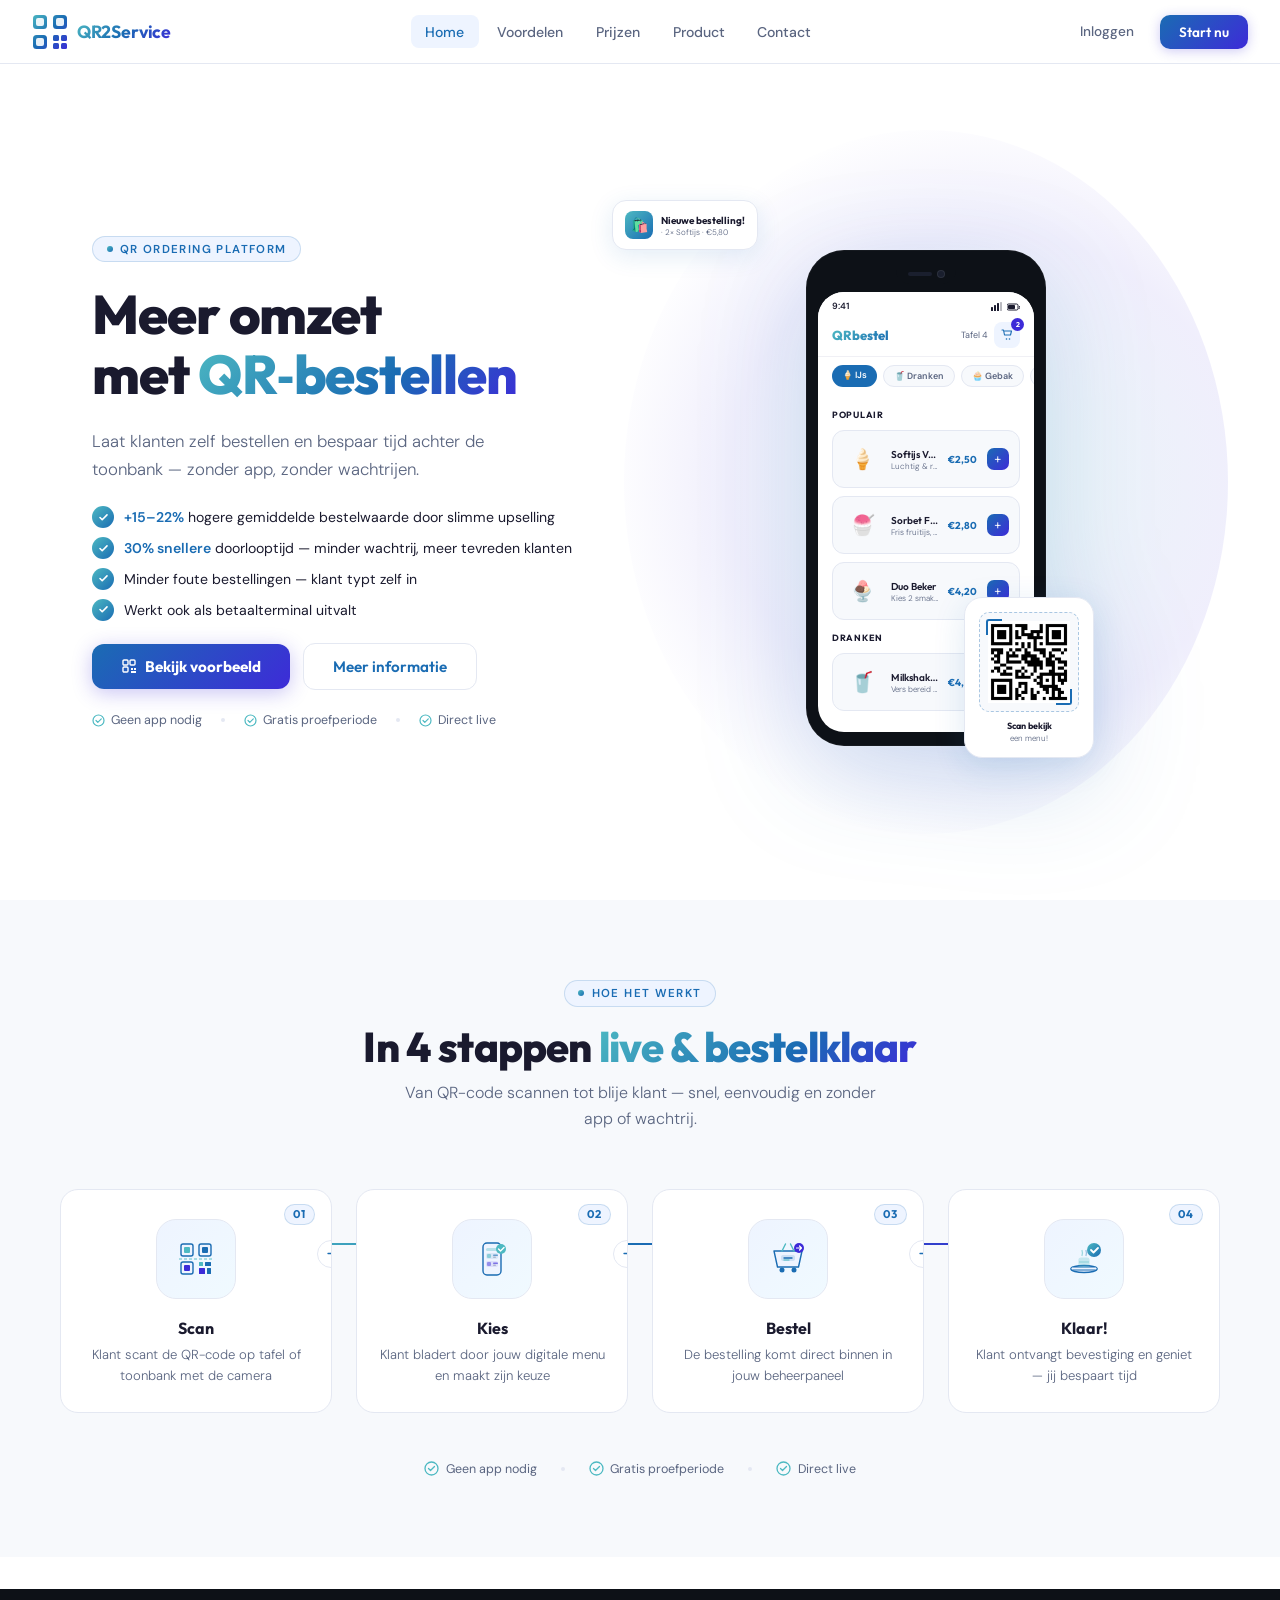
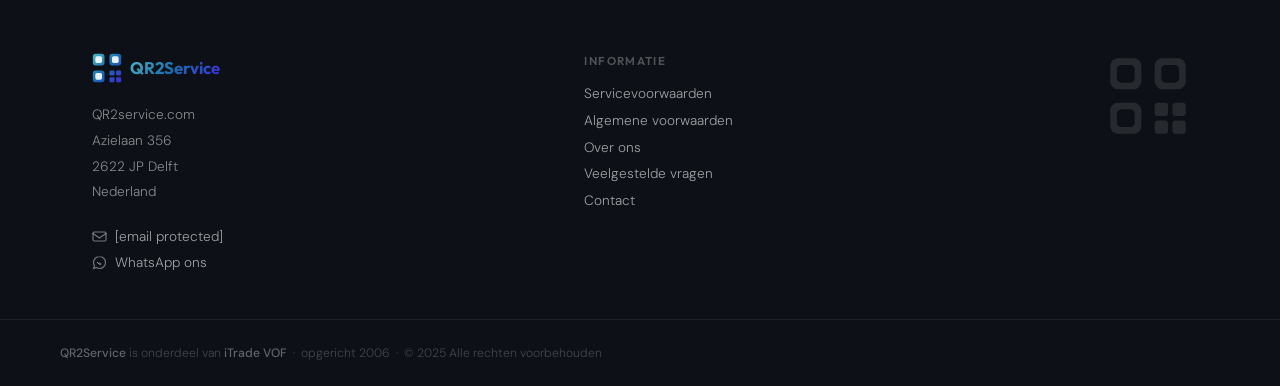
<file: index.html>
<!DOCTYPE html>
<html lang="nl">
<head>
  <link rel="icon" href="favicon.ico" type="image/x-icon">
<meta charset="UTF-8">
<meta name="viewport" content="width=device-width, initial-scale=1.0">
<title>QR2Service – Meer omzet met QR-bestellen</title>
<link href="https://fonts.googleapis.com/css2?family=Outfit:wght@300;400;500;600;700;800&family=DM+Sans:wght@300;400;500&display=swap" rel="stylesheet">
<link rel="stylesheet" href="shared.css">
</head>
<body>

<!-- ══ NAV ══ -->
<nav>
  <a href="index.html" class="logo">
    <svg class="logo-mark" viewBox="0 0 36 36" fill="none" xmlns="http://www.w3.org/2000/svg"><defs><linearGradient id="lg" x1="0" y1="0" x2="36" y2="36" gradientUnits="userSpaceOnUse"><stop offset="0%" stop-color="rgb(77,185,194)"/><stop offset="50%" stop-color="rgb(26,108,179)"/><stop offset="100%" stop-color="rgb(61,43,216)"/></linearGradient></defs><rect x="1" y="1" width="14" height="14" rx="3.5" fill="url(#lg)"/><rect x="4" y="4" width="8" height="8" rx="2" fill="#fff" opacity=".9"/><rect x="21" y="1" width="14" height="14" rx="3.5" fill="url(#lg)"/><rect x="24" y="4" width="8" height="8" rx="2" fill="#fff" opacity=".9"/><rect x="1" y="21" width="14" height="14" rx="3.5" fill="url(#lg)"/><rect x="4" y="24" width="8" height="8" rx="2" fill="#fff" opacity=".9"/><rect x="21" y="21" width="6" height="6" rx="1.5" fill="url(#lg)"/><rect x="29" y="21" width="6" height="6" rx="1.5" fill="url(#lg)"/><rect x="21" y="29" width="6" height="6" rx="1.5" fill="url(#lg)"/><rect x="29" y="29" width="6" height="6" rx="1.5" fill="url(#lg)"/></svg>
    <span class="logo-text">QR2Service</span>
  </a>
  <div class="nav-links">
    <a href="index.html" class="active">Home</a>
    <a href="voordelen.html">Voordelen</a>
    <a href="prijzen.html">Prijzen</a>
    <a href="product.html">Product</a>
    <a href="contact.html">Contact</a>
  </div>
  <div class="nav-right">
    <a href="#" class="btn-login">Inloggen</a>
    <a href="contact.html" class="btn-signup">Start nu</a>
  </div>
  <button class="hamburger" onclick="document.querySelector('.mobile-menu').classList.toggle('open')" aria-label="Menu">
    <svg width="22" height="18" viewBox="0 0 22 18" fill="none"><rect y="0" width="22" height="2.4" rx="1.2" fill="#2a2a4a"/><rect y="7.8" width="16" height="2.4" rx="1.2" fill="#2a2a4a"/><rect y="15.6" width="22" height="2.4" rx="1.2" fill="#2a2a4a"/></svg>
  </button>
</nav>
<div class="mobile-menu">
  <a href="index.html">Home</a>
  <a href="voordelen.html">Voordelen</a>
  <a href="prijzen.html">Prijzen</a>
  <a href="product.html">Product</a>
  <a href="contact.html">Contact</a>
  <a href="contact.html" style="color:var(--blue);font-weight:600;border-bottom:none;">Start nu →</a>
</div>
<!-- ══════════ HERO SECTION ══════════ -->
<!-- Vereist: Google Fonts (Outfit + DM Sans) en jouw gedeelde stylesheet met CSS-variabelen -->

<style>
  /* ── Hero layout ── */
  .hero {
    min-height: 100svh;
    padding: 64px 2rem 0;
    display: grid;
    grid-template-columns: 1fr 1fr;
    align-items: center;
    gap: 3rem;
    max-width: 1160px;
    margin: 0 auto;
  }
  @media (max-width: 860px) {
    .hero {
      grid-template-columns: 1fr;
      padding: 88px 1.5rem 3rem;
      text-align: center;
    }
    .hero-trust { justify-content: center; }
    .hero-ctas  { justify-content: center; }
    .hero-label { margin: 0 auto; }
    .hero-sub   { margin: 0 auto; }
  }

  /* ── Left ── */
  .hero-left {
    display: flex;
    flex-direction: column;
    gap: 1.4rem;
    padding: 4rem 0;
  }

  .hero-label {
    display: inline-flex; align-items: center; gap: .45rem;
    font-size: .72rem; font-weight: 600; letter-spacing: .12em; text-transform: uppercase;
    color: var(--blue); background: #eef4ff; border: 1px solid rgba(26,108,179,.18);
    padding: .3rem .85rem; border-radius: 100px; width: fit-content;
  }
  .hero-label-dot {
    width: 6px; height: 6px; border-radius: 50%;
    background: linear-gradient(135deg, var(--teal), var(--blue));
    animation: pulse-dot 2s ease-in-out infinite;
  }
  @keyframes pulse-dot {
    0%, 100% { transform: scale(1); opacity: 1; }
    50%       { transform: scale(1.4); opacity: .7; }
  }

  .hero h1 {
    font-family: 'Outfit', sans-serif; font-weight: 800;
    font-size: clamp(2.2rem, 4.5vw, 3.4rem);
    line-height: 1.1; letter-spacing: -.02em; color: var(--text);
  }
  .hero h1 em {
    font-style: normal;
    background: linear-gradient(135deg, var(--teal) 0%, var(--blue) 60%, var(--violet) 100%);
    -webkit-background-clip: text; -webkit-text-fill-color: transparent; background-clip: text;
  }

  .hero-sub {
    font-size: 1.05rem; line-height: 1.7;
    color: var(--muted); font-weight: 300; max-width: 420px;
  }

  /* ── Plus punten ── */
  .hero-points {
    display: flex; flex-direction: column; gap: .55rem;
  }
  .hero-point {
    display: flex; align-items: center; gap: .65rem;
    font-size: .88rem; color: var(--text); font-weight: 400;
  }
  .hero-point-icon {
    width: 22px; height: 22px; border-radius: 50%; flex-shrink: 0;
    background: linear-gradient(135deg, var(--teal), var(--blue));
    display: flex; align-items: center; justify-content: center;
  }
  .hero-point-icon svg { display: block; }
  .hero-point strong {
    font-weight: 600; color: var(--blue);
  }

  /* ── CTAs ── */
  .hero-ctas { display: flex; align-items: center; gap: .85rem; flex-wrap: wrap; }

  .cta-primary {
    font-family: 'Outfit', sans-serif; font-weight: 700; font-size: .95rem;
    color: #fff; text-decoration: none; padding: .8rem 1.8rem; border-radius: 12px;
    background: linear-gradient(135deg, var(--blue) 0%, var(--violet) 100%);
    box-shadow: 0 4px 20px rgba(61,43,216,.28);
    transition: transform .18s, box-shadow .18s;
    display: flex; align-items: center; gap: .5rem;
    cursor: pointer; border: none;
  }
  .cta-primary:hover { transform: translateY(-2px); box-shadow: 0 8px 28px rgba(61,43,216,.35); }

  .cta-secondary {
    font-family: 'Outfit', sans-serif; font-weight: 600; font-size: .95rem;
    color: var(--blue); text-decoration: none; padding: .8rem 1.8rem; border-radius: 12px;
    border: 1.5px solid var(--border); background: #fff;
    transition: border-color .18s, background .18s;
    cursor: pointer;
  }
  .cta-secondary:hover { border-color: var(--blue); background: #eef4ff; }

  /* ── Trust ── */
  .hero-trust { display: flex; align-items: center; gap: 1.2rem; flex-wrap: wrap; }
  .trust-dot  { width: 4px; height: 4px; border-radius: 50%; background: var(--border); }
  .trust-item {
    font-size: .78rem; color: var(--muted); font-weight: 400;
    display: flex; align-items: center; gap: .35rem;
  }

  /* ══════════════════════════════
     RIGHT — phone + QR mockup
  ══════════════════════════════ */
  .hero-right {
    display: flex; align-items: center; justify-content: center;
    padding: 5rem 0 3rem; position: relative;
  }
  @media (max-width: 860px) {
    .hero-right { padding: 1rem 0 2rem; }
  }

  /* glow blob behind phone */
  .hero-glow {
    position: absolute; inset: -40px;
    background: radial-gradient(ellipse at 60% 50%,
      rgba(77,185,194,.13) 0%,
      rgba(61,43,216,.08) 50%,
      transparent 75%);
    border-radius: 50%; pointer-events: none;
  }

  /* phone shell */
  .phone-wrap {
    position: relative; z-index: 2;
    animation: floatPhone 5s ease-in-out infinite;
    filter: drop-shadow(0 28px 52px rgba(26,108,179,.18));
  }
  @keyframes floatPhone {
    0%, 100% { transform: translateY(0); }
    50%       { transform: translateY(-12px); }
  }

  .phone-shell {
    width: 240px;
    background: #0d1117;
    border-radius: 38px;
    padding: 14px 12px;
    position: relative;
    box-shadow:
      0 0 0 1.5px rgba(255,255,255,.07),
      inset 0 0 0 1px rgba(255,255,255,.04);
  }

  /* notch */
  .phone-notch {
    width: 60px; height: 20px;
    background: #0d1117;
    border-radius: 0 0 14px 14px;
    margin: 0 auto 8px;
    position: relative; z-index: 2;
    display: flex; align-items: center; justify-content: center; gap: 5px;
  }
  .phone-notch-cam {
    width: 8px; height: 8px; border-radius: 50%;
    background: #1a1f2e;
    border: 1px solid rgba(255,255,255,.08);
  }
  .phone-notch-speaker {
    width: 24px; height: 4px; border-radius: 4px;
    background: #1a1f2e;
  }

  /* screen */
  .phone-screen {
    background: #fff;
    border-radius: 26px;
    overflow: hidden;
    height: 440px;
    position: relative;
  }

  /* status bar */
  .phone-statusbar {
    display: flex; align-items: center; justify-content: space-between;
    padding: 8px 14px 4px;
    font-size: 9px; font-weight: 600; color: #1a1a2e;
    font-family: 'DM Sans', sans-serif;
    background: #fff;
    position: relative; z-index: 5;
  }
  .sb-right { display: flex; gap: 4px; align-items: center; }

  /* app header */
  .phone-appbar {
    display: flex; align-items: center; justify-content: space-between;
    padding: 6px 14px 8px;
    background: #fff;
    border-bottom: 1px solid #f0f0f5;
    position: relative; z-index: 5;
  }
  .appbar-logo {
    font-family: 'Outfit', sans-serif; font-weight: 800; font-size: 13px;
    background: linear-gradient(135deg, rgb(77,185,194), rgb(26,108,179));
    -webkit-background-clip: text; -webkit-text-fill-color: transparent; background-clip: text;
  }
  .appbar-cart {
    width: 26px; height: 26px; border-radius: 8px;
    background: #eef4ff;
    display: flex; align-items: center; justify-content: center;
    position: relative;
  }
  .cart-badge {
    position: absolute; top: -4px; right: -4px;
    width: 13px; height: 13px; border-radius: 50%;
    background: rgb(61,43,216);
    font-size: 7px; font-weight: 700; color: #fff;
    display: flex; align-items: center; justify-content: center;
    font-family: 'Outfit', sans-serif;
  }

  /* category tabs */
  .phone-tabs {
    display: flex; gap: 6px; padding: 8px 14px;
    overflow-x: auto; background: #fff;
    position: relative; z-index: 5;
  }
  .phone-tabs::-webkit-scrollbar { display: none; }
  .phone-tab {
    font-size: 9px; font-weight: 600; white-space: nowrap;
    padding: 4px 10px; border-radius: 20px;
    font-family: 'DM Sans', sans-serif;
    cursor: pointer; transition: all .15s;
    flex-shrink: 0;
  }
  .phone-tab.active {
    background: rgb(26,108,179); color: #fff;
  }
  .phone-tab:not(.active) {
    background: #f7f9fc; color: #5a6580;
    border: 1px solid #e4e8f2;
  }

  /* scrolling menu area */
  .phone-menu-area {
    height: 320px;
    overflow: hidden;
    position: relative;
  }
  .phone-menu-scroll {
    display: flex;
    flex-direction: column;
    gap: 8px;
    padding: 10px 14px 10px;
    animation: menuScroll 18s linear infinite;
  }
  @keyframes menuScroll {
    0%   { transform: translateY(0); }
    100% { transform: translateY(-50%); }
  }
  .phone-menu-scroll:hover { animation-play-state: paused; }

  .menu-item {
    display: flex; align-items: center; gap: 10px;
    background: #f7f9fc; border-radius: 12px;
    padding: 9px 10px;
    border: 1px solid #e4e8f2;
    flex-shrink: 0;
    transition: border-color .15s;
    cursor: pointer;
  }
  .menu-item:hover { border-color: rgba(26,108,179,.3); }
  .menu-item-img {
    width: 38px; height: 38px; border-radius: 9px;
    display: flex; align-items: center; justify-content: center;
    font-size: 20px; flex-shrink: 0;
  }
  .menu-item-info { flex: 1; min-width: 0; }
  .menu-item-name {
    font-size: 10px; font-weight: 600; color: #1a1a2e;
    font-family: 'Outfit', sans-serif;
    white-space: nowrap; overflow: hidden; text-overflow: ellipsis;
  }
  .menu-item-desc {
    font-size: 8px; color: #5a6580; font-weight: 300;
    white-space: nowrap; overflow: hidden; text-overflow: ellipsis;
    font-family: 'DM Sans', sans-serif;
  }
  .menu-item-price {
    font-size: 10px; font-weight: 700; color: rgb(26,108,179);
    font-family: 'Outfit', sans-serif; white-space: nowrap;
    flex-shrink: 0;
  }
  .menu-item-add {
    width: 22px; height: 22px; border-radius: 7px;
    background: linear-gradient(135deg, rgb(26,108,179), rgb(61,43,216));
    color: #fff; font-size: 14px; display: flex; align-items: center;
    justify-content: center; flex-shrink: 0; cursor: pointer;
    font-family: 'Outfit', sans-serif; font-weight: 300;
    transition: transform .15s;
  }
  .menu-item-add:hover { transform: scale(1.1); }

  /* section header inside menu */
  .menu-section-title {
    font-size: 9px; font-weight: 700; color: #1a1a2e;
    font-family: 'Outfit', sans-serif;
    text-transform: uppercase; letter-spacing: .08em;
    padding: 4px 0 2px;
  }

  /* ── QR floating card ── */
  .qr-float {
    position: absolute;
    bottom: -12px;
    right: -48px;
    z-index: 10;
    background: #fff;
    border-radius: 18px;
    border: 1px solid #e4e8f2;
    box-shadow: 0 8px 32px rgba(26,108,179,.14);
    padding: 14px;
    width: 130px;
    animation: floatQR 5s ease-in-out infinite;
    animation-delay: .8s;
  }
  @keyframes floatQR {
    0%, 100% { transform: translateY(0) rotate(-1deg); }
    50%       { transform: translateY(-8px) rotate(-1deg); }
  }
  @media (max-width: 860px) {
    .qr-float { right: 0; bottom: -20px; }
  }

  .qr-frame {
    width: 100%;
    aspect-ratio: 1;
    border-radius: 10px;
    border: 1.5px dashed rgba(26,108,179,.35);
    display: flex; flex-direction: column;
    align-items: center; justify-content: center;
    gap: 4px;
    background: #f7f9fc;
    position: relative;
    cursor: pointer;
    overflow: hidden;
    margin-bottom: 8px;
    transition: border-color .2s;
  }
  .qr-frame:hover { border-color: var(--blue); }

  /* corner marks */
  .qr-frame::before {
    content: '';
    position: absolute; top: 6px; left: 6px;
    width: 14px; height: 14px;
    border-top: 2px solid rgb(26,108,179);
    border-left: 2px solid rgb(26,108,179);
    border-radius: 3px 0 0 0;
  }
  .qr-frame::after {
    content: '';
    position: absolute; bottom: 6px; right: 6px;
    width: 14px; height: 14px;
    border-bottom: 2px solid rgb(26,108,179);
    border-right: 2px solid rgb(26,108,179);
    border-radius: 0 0 3px 0;
  }
  .qr-placeholder-txt {
    font-size: 8px; font-weight: 500; color: rgb(26,108,179);
    text-align: center; line-height: 1.4; padding: 0 6px;
    font-family: 'DM Sans', sans-serif;
  }
  .qr-emoji { font-size: 22px; line-height: 1; opacity: .3; }
  .qr-input-file {
    position: absolute; inset: 0; opacity: 0; cursor: pointer; z-index: 3;
  }
  .qr-preview-img {
    position: absolute; inset: 0; width: 100%; height: 100%;
    object-fit: contain; border-radius: 8px;
    display: none; z-index: 2; background: #fff;
    padding: 6px;
  }

  .qr-float-label {
    font-family: 'Outfit', sans-serif; font-weight: 700;
    font-size: 9px; color: #1a1a2e; text-align: center; margin-bottom: 2px;
  }
  .qr-float-sub {
    font-size: 8px; color: #5a6580; font-weight: 300;
    text-align: center; font-family: 'DM Sans', sans-serif;
  }

  /* ── Order badge ── */
  .order-badge {
    position: absolute;
    top: 30px;
    left: -52px;
    z-index: 10;
    background: #fff;
    border-radius: 14px;
    border: 1px solid #e4e8f2;
    box-shadow: 0 6px 24px rgba(26,108,179,.12);
    padding: 10px 12px;
    display: flex; align-items: center; gap: 8px;
    animation: floatBadge 5s ease-in-out infinite;
    animation-delay: 1.6s;
    white-space: nowrap;
  }
  @keyframes floatBadge {
    0%, 100% { transform: translateY(0); }
    50%       { transform: translateY(-6px); }
  }
  @media (max-width: 860px) { .order-badge { display: none; } }

  .badge-icon {
    width: 28px; height: 28px; border-radius: 8px;
    background: linear-gradient(135deg, rgb(77,185,194), rgb(26,108,179));
    display: flex; align-items: center; justify-content: center;
    font-size: 14px; flex-shrink: 0;
  }
  .badge-txt-top {
    font-family: 'Outfit', sans-serif; font-weight: 700;
    font-size: 10px; color: #1a1a2e;
  }
  .badge-txt-sub {
    font-size: 8px; color: #5a6580; font-weight: 300;
    font-family: 'DM Sans', sans-serif;
  }
</style>

<!-- ══ HERO HTML ══ -->
<section style="background:#fff; overflow:hidden;">
  <div class="hero">

    <!-- LEFT: copy -->
    <div class="hero-left">
      <div class="hero-label">
        <div class="hero-label-dot"></div>
        QR Ordering Platform
      </div>

      <h1>
        Meer omzet<br>met <em>QR‑bestellen</em>
      </h1>

      <p class="hero-sub">
        Laat klanten zelf bestellen en bespaar tijd achter de
        toonbank — zonder app, zonder wachtrijen.
      </p>

      <!-- Plus punten -->
      <div class="hero-points">
        <div class="hero-point">
          <div class="hero-point-icon">
            <svg width="11" height="11" viewBox="0 0 11 11" fill="none"><path d="M2 5.5l2.2 2.2 4.8-4.8" stroke="#fff" stroke-width="1.6" stroke-linecap="round" stroke-linejoin="round"/></svg>
          </div>
          <span><strong>+15–22%</strong> hogere gemiddelde bestelwaarde door slimme upselling</span>
        </div>
        <div class="hero-point">
          <div class="hero-point-icon">
            <svg width="11" height="11" viewBox="0 0 11 11" fill="none"><path d="M2 5.5l2.2 2.2 4.8-4.8" stroke="#fff" stroke-width="1.6" stroke-linecap="round" stroke-linejoin="round"/></svg>
          </div>
          <span><strong>30% snellere</strong> doorlooptijd — minder wachtrij, meer tevreden klanten</span>
        </div>
        <div class="hero-point">
          <div class="hero-point-icon">
            <svg width="11" height="11" viewBox="0 0 11 11" fill="none"><path d="M2 5.5l2.2 2.2 4.8-4.8" stroke="#fff" stroke-width="1.6" stroke-linecap="round" stroke-linejoin="round"/></svg>
          </div>
          <span>Minder foute bestellingen — klant typt zelf in</span>
        </div>
        <div class="hero-point">
          <div class="hero-point-icon">
            <svg width="11" height="11" viewBox="0 0 11 11" fill="none"><path d="M2 5.5l2.2 2.2 4.8-4.8" stroke="#fff" stroke-width="1.6" stroke-linecap="round" stroke-linejoin="round"/></svg>
          </div>
          <span>Werkt ook als betaalterminal uitvalt</span>
        </div>
      </div>

      <div class="hero-ctas">
        <a href="https://qr2service.com/pink.html" target="_blank" rel="noopener noreferrer" class="cta-primary">
          <svg width="16" height="16" viewBox="0 0 16 16" fill="none"><rect x="2" y="2" width="5" height="5" rx="1" stroke="#fff" stroke-width="1.4"/><rect x="9" y="2" width="5" height="5" rx="1" stroke="#fff" stroke-width="1.4"/><rect x="2" y="9" width="5" height="5" rx="1" stroke="#fff" stroke-width="1.4"/><rect x="10" y="10" width="2" height="2" fill="#fff"/><rect x="13" y="10" width="2" height="2" fill="#fff"/><rect x="10" y="13" width="5" height="2" fill="#fff"/></svg>
          Bekijk voorbeeld
        </a>
        <a href="#" class="cta-secondary">Meer informatie</a>
      </div>

      <div class="hero-trust">
        <div class="trust-item">
          <svg width="13" height="13" viewBox="0 0 13 13" fill="none"><circle cx="6.5" cy="6.5" r="5.5" stroke="rgb(77,185,194)" stroke-width="1.2"/><path d="M4 6.5l1.8 1.8 3.5-3.5" stroke="rgb(77,185,194)" stroke-width="1.2" stroke-linecap="round" stroke-linejoin="round"/></svg>
          Geen app nodig
        </div>
        <div class="trust-dot"></div>
        <div class="trust-item">
          <svg width="13" height="13" viewBox="0 0 13 13" fill="none"><circle cx="6.5" cy="6.5" r="5.5" stroke="rgb(77,185,194)" stroke-width="1.2"/><path d="M4 6.5l1.8 1.8 3.5-3.5" stroke="rgb(77,185,194)" stroke-width="1.2" stroke-linecap="round" stroke-linejoin="round"/></svg>
          Gratis proefperiode
        </div>
        <div class="trust-dot"></div>
        <div class="trust-item">
          <svg width="13" height="13" viewBox="0 0 13 13" fill="none"><circle cx="6.5" cy="6.5" r="5.5" stroke="rgb(77,185,194)" stroke-width="1.2"/><path d="M4 6.5l1.8 1.8 3.5-3.5" stroke="rgb(77,185,194)" stroke-width="1.2" stroke-linecap="round" stroke-linejoin="round"/></svg>
          Direct live
        </div>
      </div>
    </div>

    <!-- RIGHT: phone + floating elements -->
    <div class="hero-right">
      <div class="hero-glow"></div>

      <!-- Floating order notification badge -->
      <div class="order-badge">
        <div class="badge-icon">🛍️</div>
        <div>
          <div class="badge-txt-top">Nieuwe bestelling!</div>
          <div class="badge-txt-sub"> · 2× Softijs · €5,80</div>
        </div>
      </div>

      <!-- Phone -->
      <div class="phone-wrap">
        <div class="phone-shell">

          <div class="phone-notch">
            <div class="phone-notch-speaker"></div>
            <div class="phone-notch-cam"></div>
          </div>

          <div class="phone-screen">

            <!-- Status bar -->
            <div class="phone-statusbar">
              <span>9:41</span>
              <div class="sb-right">
                <svg width="12" height="9" viewBox="0 0 12 9" fill="none">
                  <rect x="0" y="5" width="2" height="4" rx=".5" fill="#1a1a2e"/>
                  <rect x="3" y="3" width="2" height="6" rx=".5" fill="#1a1a2e"/>
                  <rect x="6" y="1" width="2" height="8" rx=".5" fill="#1a1a2e"/>
                  <rect x="9" y="0" width="2" height="9" rx=".5" fill="#1a1a2e" opacity=".3"/>
                </svg>
                <svg width="13" height="9" viewBox="0 0 13 9" fill="none">
                  <rect x="0" y="2" width="11" height="6" rx="1.5" stroke="#1a1a2e" stroke-width="1"/>
                  <rect x="1" y="3" width="7" height="4" rx=".8" fill="#1a1a2e"/>
                  <path d="M12 4.5v0a1 1 0 010 2" stroke="#1a1a2e" stroke-width="1" stroke-linecap="round"/>
                </svg>
              </div>
            </div>

            <!-- App bar -->
            <div class="phone-appbar">
              <div class="appbar-logo">QRbestel</div>
              <div style="display:flex;gap:6px;align-items:center;">
                <div style="font-size:9px;color:#5a6580;font-family:'DM Sans',sans-serif;">Tafel 4</div>
                <div class="appbar-cart">
                  <svg width="12" height="12" viewBox="0 0 12 12" fill="none"><path d="M1 1h1.5l1 5h6l1-4H3.5" stroke="rgb(26,108,179)" stroke-width="1.1" stroke-linecap="round" stroke-linejoin="round"/><circle cx="5.5" cy="10" r=".8" fill="rgb(26,108,179)"/><circle cx="8.5" cy="10" r=".8" fill="rgb(26,108,179)"/></svg>
                  <div class="cart-badge">2</div>
                </div>
              </div>
            </div>

            <!-- Category tabs -->
            <div class="phone-tabs">
              <div class="phone-tab active">🍦 IJs</div>
              <div class="phone-tab">🥤 Dranken</div>
              <div class="phone-tab">🧁 Gebak</div>
              <div class="phone-tab">🍫 Toppings</div>
            </div>

            <!-- Scrolling menu items -->
            <div class="phone-menu-area">
              <div class="phone-menu-scroll" id="menuScroll">

                <div class="menu-section-title">Populair</div>

                <div class="menu-item">
                  <div class="menu-item-img">🍦</div>
                  <div class="menu-item-info">
                    <div class="menu-item-name">Softijs Vanille</div>
                    <div class="menu-item-desc">Luchtig & romig, klassieke smaak</div>
                  </div>
                  <div class="menu-item-price">€2,50</div>
                  <div class="menu-item-add">+</div>
                </div>

                <div class="menu-item">
                  <div class="menu-item-img">🍧</div>
                  <div class="menu-item-info">
                    <div class="menu-item-name">Sorbet Framboos</div>
                    <div class="menu-item-desc">Fris fruitijs, lactosevrij</div>
                  </div>
                  <div class="menu-item-price">€2,80</div>
                  <div class="menu-item-add">+</div>
                </div>

                <div class="menu-item">
                  <div class="menu-item-img">🍨</div>
                  <div class="menu-item-info">
                    <div class="menu-item-name">Duo Beker</div>
                    <div class="menu-item-desc">Kies 2 smaken naar keuze</div>
                  </div>
                  <div class="menu-item-price">€4,20</div>
                  <div class="menu-item-add">+</div>
                </div>

                <div class="menu-section-title">Dranken</div>

                <div class="menu-item">
                  <div class="menu-item-img">🥤</div>
                  <div class="menu-item-info">
                    <div class="menu-item-name">Milkshake Aardbei</div>
                    <div class="menu-item-desc">Vers bereid met echt fruit</div>
                  </div>
                  <div class="menu-item-price">€4,50</div>
                  <div class="menu-item-add">+</div>
                </div>

                <div class="menu-item">
                  <div class="menu-item-img">☕</div>
                  <div class="menu-item-info">
                    <div class="menu-item-name">IJskoffie</div>
                    <div class="menu-item-desc">Espresso met vanille-ijs</div>
                  </div>
                  <div class="menu-item-price">€3,90</div>
                  <div class="menu-item-add">+</div>
                </div>

                <div class="menu-section-title">Toppings</div>

                <div class="menu-item">
                  <div class="menu-item-img">🍫</div>
                  <div class="menu-item-info">
                    <div class="menu-item-name">Chocoladesaus</div>
                    <div class="menu-item-desc">Warm of koud naar keuze</div>
                  </div>
                  <div class="menu-item-price">€0,50</div>
                  <div class="menu-item-add">+</div>
                </div>

                <div class="menu-item">
                  <div class="menu-item-img">🫐</div>
                  <div class="menu-item-info">
                    <div class="menu-item-name">Verse Bosvruchten</div>
                    <div class="menu-item-desc">Bramen, blauwe bessen, kers</div>
                  </div>
                  <div class="menu-item-price">€0,80</div>
                  <div class="menu-item-add">+</div>
                </div>

                <!-- Duplicate for seamless loop -->
                <div class="menu-section-title">Populair</div>

                <div class="menu-item">
                  <div class="menu-item-img">🍦</div>
                  <div class="menu-item-info">
                    <div class="menu-item-name">Softijs Vanille</div>
                    <div class="menu-item-desc">Luchtig & romig, klassieke smaak</div>
                  </div>
                  <div class="menu-item-price">€2,50</div>
                  <div class="menu-item-add">+</div>
                </div>

                <div class="menu-item">
                  <div class="menu-item-img">🍧</div>
                  <div class="menu-item-info">
                    <div class="menu-item-name">Sorbet Framboos</div>
                    <div class="menu-item-desc">Fris fruitijs, lactosevrij</div>
                  </div>
                  <div class="menu-item-price">€2,80</div>
                  <div class="menu-item-add">+</div>
                </div>

                <div class="menu-item">
                  <div class="menu-item-img">🍨</div>
                  <div class="menu-item-info">
                    <div class="menu-item-name">Duo Beker</div>
                    <div class="menu-item-desc">Kies 2 smaken naar keuze</div>
                  </div>
                  <div class="menu-item-price">€4,20</div>
                  <div class="menu-item-add">+</div>
                </div>

                <div class="menu-section-title">Dranken</div>

                <div class="menu-item">
                  <div class="menu-item-img">🥤</div>
                  <div class="menu-item-info">
                    <div class="menu-item-name">Milkshake Aardbei</div>
                    <div class="menu-item-desc">Vers bereid met echt fruit</div>
                  </div>
                  <div class="menu-item-price">€4,50</div>
                  <div class="menu-item-add">+</div>
                </div>

                <div class="menu-item">
                  <div class="menu-item-img">☕</div>
                  <div class="menu-item-info">
                    <div class="menu-item-name">IJskoffie</div>
                    <div class="menu-item-desc">Espresso met vanille-ijs</div>
                  </div>
                  <div class="menu-item-price">€3,90</div>
                  <div class="menu-item-add">+</div>
                </div>

                <div class="menu-item">
                  <div class="menu-item-img">🍫</div>
                  <div class="menu-item-info">
                    <div class="menu-item-name">Chocoladesaus</div>
                    <div class="menu-item-desc">Warm of koud naar keuze</div>
                  </div>
                  <div class="menu-item-price">€0,50</div>
                  <div class="menu-item-add">+</div>
                </div>

                <div class="menu-item">
                  <div class="menu-item-img">🫐</div>
                  <div class="menu-item-info">
                    <div class="menu-item-name">Verse Bosvruchten</div>
                    <div class="menu-item-desc">Bramen, blauwe bessen, kers</div>
                  </div>
                  <div class="menu-item-price">€0,80</div>
                  <div class="menu-item-add">+</div>
                </div>

              </div><!-- /phone-menu-scroll -->
            </div><!-- /phone-menu-area -->

          </div><!-- /phone-screen -->
        </div><!-- /phone-shell -->

        <!-- QR floating card -->
        <div class="qr-float">
  <div class="qr-frame">
  <img src="qr-code.png" alt="QR code" style="width:100%; height:100%; object-fit:contain; padding:8px; border-radius:8px;" />
</div>
          <div class="qr-float-label">Scan bekijk </div>
          <div class="qr-float-sub">een menu!</div>
        </div>

      </div><!-- /phone-wrap -->
    </div><!-- /hero-right -->

  </div><!-- /hero -->
</section>


<!-- ══════════ EINDE HERO SECTION ══════════ -->
<!-- ══════════ HOE HET WERKT — SECTION ══════════ -->
<!-- Fonts & variabelen komen uit jouw gedeelde stylesheet (DM Sans, Outfit, --teal, --blue, --violet, --border, --off, --text, --muted) -->

<style>
  /* ── Hoe het werkt section ── */
  .hw-section {
    background: var(--off);
    padding: 5rem 2rem;
    font-family: 'DM Sans', sans-serif;
  }
  .hw-inner { max-width: 1160px; margin: 0 auto; }

  .hw-header { text-align: center; margin-bottom: 3.5rem; }

  .hw-label {
    display: inline-flex; align-items: center; gap: .45rem;
    font-size: .72rem; font-weight: 600; letter-spacing: .12em; text-transform: uppercase;
    color: var(--blue); background: #eef4ff; border: 1px solid rgba(26,108,179,.18);
    padding: .3rem .85rem; border-radius: 100px; margin-bottom: 1rem;
  }
  .hw-label span {
    width: 6px; height: 6px; border-radius: 50%;
    background: linear-gradient(135deg, var(--teal), var(--blue));
    display: inline-block;
  }

  .hw-header h2 {
    font-family: 'Outfit', sans-serif; font-weight: 800;
    font-size: clamp(1.8rem, 3.5vw, 2.6rem); line-height: 1.15;
    letter-spacing: -.02em; color: var(--text); margin-bottom: .6rem;
  }
  .hw-header h2 em {
    font-style: normal;
    background: linear-gradient(135deg, var(--teal) 0%, var(--blue) 60%, var(--violet) 100%);
    -webkit-background-clip: text; -webkit-text-fill-color: transparent; background-clip: text;
  }
  .hw-header p {
    font-size: 1rem; color: var(--muted); font-weight: 300;
    max-width: 480px; margin: 0 auto; line-height: 1.65;
  }

  .hw-steps {
    display: grid; grid-template-columns: repeat(4, 1fr);
    gap: 1.5rem; position: relative;
  }
  .hw-steps::before {
    content: '';
    position: absolute;
    top: 54px; left: calc(12.5% + 8px); right: calc(12.5% + 8px);
    height: 2px;
    background: linear-gradient(90deg, var(--teal), var(--blue), var(--violet));
    border-radius: 2px; z-index: 0;
  }

  .hw-step {
    background: #fff;
    border: 1px solid var(--border);
    border-radius: 18px;
    padding: 1.8rem 1.4rem 1.6rem;
    display: flex; flex-direction: column; align-items: center; text-align: center;
    position: relative; z-index: 1;
    transition: transform .2s, box-shadow .2s, border-color .2s;
    overflow: hidden;
  }
  .hw-step::before {
    content: ''; position: absolute; top: 0; left: 0; right: 0; height: 3px;
    background: linear-gradient(90deg, var(--teal), var(--blue));
    opacity: 0; transition: opacity .2s; border-radius: 18px 18px 0 0;
  }
  .hw-step:hover { transform: translateY(-4px); box-shadow: 0 12px 36px rgba(26,108,179,.10); border-color: rgba(26,108,179,.25); }
  .hw-step:hover::before { opacity: 1; }

  .hw-step-num {
    position: absolute; top: 14px; right: 16px;
    font-family: 'Outfit', sans-serif; font-weight: 700; font-size: .7rem;
    color: var(--blue); background: #eef4ff;
    border: 1px solid rgba(26,108,179,.18); border-radius: 100px;
    padding: .15rem .55rem; letter-spacing: .04em;
  }

  .hw-icon-ring {
    width: 80px; height: 80px; border-radius: 20px;
    background: linear-gradient(135deg, #eef4ff 0%, #f0faff 100%);
    border: 1.5px solid var(--border);
    display: flex; align-items: center; justify-content: center;
    margin-bottom: 1.2rem; transition: border-color .2s;
  }
  .hw-step:hover .hw-icon-ring { border-color: rgba(26,108,179,.3); }

  .hw-step h3 {
    font-family: 'Outfit', sans-serif; font-weight: 700; font-size: 1rem;
    color: var(--text); margin-bottom: .4rem;
  }
  .hw-step p { font-size: .82rem; color: var(--muted); font-weight: 300; line-height: 1.6; }

  .hw-arrow {
    position: absolute; top: 50px; right: -14px; z-index: 2;
    width: 28px; height: 28px; background: #fff;
    border: 1px solid var(--border); border-radius: 50%;
    display: flex; align-items: center; justify-content: center;
  }
  .hw-step:last-child .hw-arrow { display: none; }

  .hw-trust {
    display: flex; align-items: center; justify-content: center;
    gap: 1.5rem; margin-top: 3rem; flex-wrap: wrap;
  }
  .hw-trust-item {
    display: flex; align-items: center; gap: .4rem;
    font-size: .78rem; color: var(--muted); font-weight: 400;
  }
  .hw-trust-dot { width: 4px; height: 4px; border-radius: 50%; background: var(--border); }

  @media (max-width: 860px) {
    .hw-steps { grid-template-columns: repeat(2, 1fr); }
    .hw-steps::before { display: none; }
    .hw-arrow { display: none !important; }
  }
  @media (max-width: 480px) {
    .hw-steps { grid-template-columns: 1fr; }
  }
</style>

<section class="hw-section">
  <div class="hw-inner">

    <div class="hw-header">
      <div class="hw-label"><span></span> Hoe het werkt</div>
      <h2>In 4 stappen <em>live &amp; bestelklaar</em></h2>
      <p>Van QR-code scannen tot blije klant — snel, eenvoudig en zonder app of wachtrij.</p>
    </div>

    <div class="hw-steps">

      <!-- Stap 1: Scan -->
      <div class="hw-step">
        <div class="hw-step-num">01</div>
        <div class="hw-icon-ring">
          <svg width="40" height="40" viewBox="0 0 40 40" fill="none" xmlns="http://www.w3.org/2000/svg">
            <rect x="5" y="5" width="12" height="12" rx="2" fill="#eef4ff" stroke="rgb(26,108,179)" stroke-width="1.4"/>
            <rect x="8" y="8" width="6" height="6" rx="1" fill="rgb(77,185,194)"/>
            <rect x="23" y="5" width="12" height="12" rx="2" fill="#eef4ff" stroke="rgb(26,108,179)" stroke-width="1.4"/>
            <rect x="26" y="8" width="6" height="6" rx="1" fill="rgb(26,108,179)"/>
            <rect x="5" y="23" width="12" height="12" rx="2" fill="#eef4ff" stroke="rgb(26,108,179)" stroke-width="1.4"/>
            <rect x="8" y="26" width="6" height="6" rx="1" fill="rgb(61,43,216)"/>
            <rect x="23" y="23" width="4" height="4" rx="0.5" fill="rgb(77,185,194)"/>
            <rect x="29" y="23" width="6" height="4" rx="0.5" fill="rgb(26,108,179)"/>
            <rect x="23" y="29" width="6" height="6" rx="0.5" fill="rgb(61,43,216)"/>
            <rect x="31" y="29" width="4" height="6" rx="0.5" fill="rgb(26,108,179)"/>
            <line x1="3" y1="20" x2="37" y2="20" stroke="rgb(77,185,194)" stroke-width="1.4" stroke-dasharray="3 2" opacity="0.6"/>
          </svg>
        </div>
        <div class="hw-arrow">
          <svg width="11" height="11" viewBox="0 0 11 11" fill="none"><path d="M2 5.5h7M6.5 3l3 2.5-3 2.5" stroke="rgb(26,108,179)" stroke-width="1.3" stroke-linecap="round" stroke-linejoin="round"/></svg>
        </div>
        <h3>Scan</h3>
        <p>Klant scant de QR-code op tafel of toonbank met de camera</p>
      </div>

      <!-- Stap 2: Kies -->
      <div class="hw-step">
        <div class="hw-step-num">02</div>
        <div class="hw-icon-ring">
          <svg width="40" height="40" viewBox="0 0 40 40" fill="none" xmlns="http://www.w3.org/2000/svg">
            <rect x="11" y="4" width="18" height="32" rx="4" fill="#eef4ff" stroke="rgb(26,108,179)" stroke-width="1.4"/>
            <rect x="14" y="9" width="12" height="3" rx="1.5" fill="rgb(77,185,194)" opacity="0.35"/>
            <rect x="14" y="14" width="12" height="6" rx="2" fill="rgb(26,108,179)" opacity="0.10"/>
            <rect x="15" y="15" width="4" height="4" rx="1" fill="rgb(77,185,194)" opacity="0.55"/>
            <rect x="21" y="15.5" width="5" height="1.4" rx="0.7" fill="rgb(26,108,179)" opacity="0.6"/>
            <rect x="21" y="17.5" width="3" height="1.4" rx="0.7" fill="#5a6580" opacity="0.35"/>
            <rect x="14" y="22" width="12" height="6" rx="2" fill="rgb(61,43,216)" opacity="0.10"/>
            <rect x="15" y="23" width="4" height="4" rx="1" fill="rgb(61,43,216)" opacity="0.45"/>
            <rect x="21" y="23.5" width="5" height="1.4" rx="0.7" fill="rgb(61,43,216)" opacity="0.6"/>
            <rect x="21" y="25.5" width="3" height="1.4" rx="0.7" fill="#5a6580" opacity="0.35"/>
            <circle cx="29" cy="10" r="5" fill="rgb(77,185,194)"/>
            <path d="M26.5 10l2 2 3.5-3.5" stroke="#fff" stroke-width="1.4" stroke-linecap="round" stroke-linejoin="round"/>
          </svg>
        </div>
        <div class="hw-arrow">
          <svg width="11" height="11" viewBox="0 0 11 11" fill="none"><path d="M2 5.5h7M6.5 3l3 2.5-3 2.5" stroke="rgb(26,108,179)" stroke-width="1.3" stroke-linecap="round" stroke-linejoin="round"/></svg>
        </div>
        <h3>Kies</h3>
        <p>Klant bladert door jouw digitale menu en maakt zijn keuze</p>
      </div>

      <!-- Stap 3: Bestel -->
      <div class="hw-step">
        <div class="hw-step-num">03</div>
        <div class="hw-icon-ring">
          <svg width="40" height="40" viewBox="0 0 40 40" fill="none" xmlns="http://www.w3.org/2000/svg">
            <path d="M6 12h28l-3.5 16H9.5L6 12z" fill="#eef4ff" stroke="rgb(26,108,179)" stroke-width="1.4" stroke-linejoin="round"/>
            <path d="M14 12l3.5-7M26 12l-3.5-7" stroke="rgb(77,185,194)" stroke-width="1.4" stroke-linecap="round"/>
            <circle cx="14" cy="31" r="2.5" fill="rgb(26,108,179)"/>
            <circle cx="26" cy="31" r="2.5" fill="rgb(26,108,179)"/>
            <rect x="13" y="16" width="14" height="6" rx="2" fill="rgb(26,108,179)" opacity="0.15"/>
            <path d="M16 19h8" stroke="rgb(26,108,179)" stroke-width="1.4" stroke-linecap="round"/>
            <path d="M16 21h5" stroke="rgb(77,185,194)" stroke-width="1.4" stroke-linecap="round" opacity="0.7"/>
            <circle cx="31" cy="9" r="5" fill="rgb(61,43,216)"/>
            <path d="M28.5 9h5M31.5 7l2 2-2 2" stroke="#fff" stroke-width="1.2" stroke-linecap="round" stroke-linejoin="round"/>
          </svg>
        </div>
        <div class="hw-arrow">
          <svg width="11" height="11" viewBox="0 0 11 11" fill="none"><path d="M2 5.5h7M6.5 3l3 2.5-3 2.5" stroke="rgb(26,108,179)" stroke-width="1.3" stroke-linecap="round" stroke-linejoin="round"/></svg>
        </div>
        <h3>Bestel</h3>
        <p>De bestelling komt direct binnen in jouw beheerpaneel</p>
      </div>

      <!-- Stap 4: Klaar -->
      <div class="hw-step">
        <div class="hw-step-num">04</div>
        <div class="hw-icon-ring">
          <svg width="40" height="40" viewBox="0 0 40 40" fill="none" xmlns="http://www.w3.org/2000/svg">
            <ellipse cx="20" cy="30" rx="13" ry="3.5" fill="#eef4ff" stroke="rgb(26,108,179)" stroke-width="1.4"/>
            <rect x="7" y="28" width="26" height="3" rx="1.5" fill="#eef4ff" stroke="rgb(26,108,179)" stroke-width="1"/>
            <rect x="15" y="19" width="10" height="9" rx="2" fill="rgb(77,185,194)" opacity="0.25" stroke="rgb(77,185,194)" stroke-width="1.2"/>
            <path d="M15 23h10" stroke="rgb(77,185,194)" stroke-width="1" opacity="0.5"/>
            <path d="M18 16.5q1-2.5 0-5" stroke="rgb(77,185,194)" stroke-width="1.3" stroke-linecap="round" opacity="0.5"/>
            <path d="M22 16.5q1-2.5 0-5" stroke="rgb(26,108,179)" stroke-width="1.3" stroke-linecap="round" opacity="0.4"/>
            <circle cx="30" cy="11" r="7" fill="url(#hw-grad)"/>
            <path d="M27 11l2.5 2.5 4.5-4.5" stroke="#fff" stroke-width="1.8" stroke-linecap="round" stroke-linejoin="round"/>
            <defs>
              <linearGradient id="hw-grad" x1="23" y1="4" x2="37" y2="18" gradientUnits="userSpaceOnUse">
                <stop offset="0%" stop-color="rgb(77,185,194)"/>
                <stop offset="100%" stop-color="rgb(26,108,179)"/>
              </linearGradient>
            </defs>
          </svg>
        </div>
        <h3>Klaar!</h3>
        <p>Klant ontvangt bevestiging en geniet — jij bespaart tijd</p>
      </div>

    </div>

    <!-- Trust badges -->
    <div class="hw-trust">
      <div class="hw-trust-item">
        <svg width="15" height="15" viewBox="0 0 15 15" fill="none"><circle cx="7.5" cy="7.5" r="6.5" stroke="rgb(77,185,194)" stroke-width="1.3"/><path d="M4.5 7.5l2 2 4-4" stroke="rgb(77,185,194)" stroke-width="1.3" stroke-linecap="round" stroke-linejoin="round"/></svg>
        Geen app nodig
      </div>
      <div class="hw-trust-dot"></div>
      <div class="hw-trust-item">
        <svg width="15" height="15" viewBox="0 0 15 15" fill="none"><circle cx="7.5" cy="7.5" r="6.5" stroke="rgb(77,185,194)" stroke-width="1.3"/><path d="M4.5 7.5l2 2 4-4" stroke="rgb(77,185,194)" stroke-width="1.3" stroke-linecap="round" stroke-linejoin="round"/></svg>
        Gratis proefperiode
      </div>
      <div class="hw-trust-dot"></div>
      <div class="hw-trust-item">
        <svg width="15" height="15" viewBox="0 0 15 15" fill="none"><circle cx="7.5" cy="7.5" r="6.5" stroke="rgb(77,185,194)" stroke-width="1.3"/><path d="M4.5 7.5l2 2 4-4" stroke="rgb(77,185,194)" stroke-width="1.3" stroke-linecap="round" stroke-linejoin="round"/></svg>
        Direct live
      </div>
    </div>

  </div>
</section>
<!-- ══════════ EINDE HOE HET WERKT ══════════ -->


<!-- ══ FOOTER ══ -->
<footer class="site-footer">
  <div class="footer-top">
    <div class="footer-col-brand">
      <a href="index.html" class="footer-brand-logo">
        <svg width="30" height="30" viewBox="0 0 36 36" fill="none"><defs><linearGradient id="flg" x1="0" y1="0" x2="36" y2="36" gradientUnits="userSpaceOnUse"><stop offset="0%" stop-color="rgb(77,185,194)"/><stop offset="50%" stop-color="rgb(26,108,179)"/><stop offset="100%" stop-color="rgb(61,43,216)"/></linearGradient></defs><rect x="1" y="1" width="14" height="14" rx="3.5" fill="url(#flg)"/><rect x="4" y="4" width="8" height="8" rx="2" fill="#fff" opacity=".9"/><rect x="21" y="1" width="14" height="14" rx="3.5" fill="url(#flg)"/><rect x="24" y="4" width="8" height="8" rx="2" fill="#fff" opacity=".9"/><rect x="1" y="21" width="14" height="14" rx="3.5" fill="url(#flg)"/><rect x="4" y="24" width="8" height="8" rx="2" fill="#fff" opacity=".9"/><rect x="21" y="21" width="6" height="6" rx="1.5" fill="url(#flg)"/><rect x="29" y="21" width="6" height="6" rx="1.5" fill="url(#flg)"/><rect x="21" y="29" width="6" height="6" rx="1.5" fill="url(#flg)"/><rect x="29" y="29" width="6" height="6" rx="1.5" fill="url(#flg)"/></svg>
        <span class="footer-brand-name">QR2Service</span>
      </a>
      <div class="footer-address">QR2service.com<br>Azielaan 356<br>2622 JP Delft<br>Nederland</div>
      <div class="footer-contact-links">
        <a href="/cdn-cgi/l/email-protection#a1c2cecfd5c0c2d5e1d0d393d2c4d3d7c8c2c48fc2cecc"><svg width="15" height="15" viewBox="0 0 15 15" fill="none"><rect x="1" y="3" width="13" height="9" rx="1.5" stroke="currentColor" stroke-width="1.2"/><path d="M1 4.5L7.5 9L14 4.5" stroke="currentColor" stroke-width="1.2" stroke-linecap="round"/></svg><span class="__cf_email__" data-cfemail="cba8a4a5bfaaa8bf8bbab9f9b8aeb9bda2a8aee5a8a4a6">[email&#160;protected]</span></a>
        <a href="https://wa.me/31637034220" target="_blank" rel="noopener"><svg width="15" height="15" viewBox="0 0 15 15" fill="none"><path d="M7.5 1.5C4.2 1.5 1.5 4.2 1.5 7.5C1.5 8.7 1.9 9.8 2.5 10.7L1.5 13.5L4.4 12.5C5.3 13.1 6.4 13.5 7.5 13.5C10.8 13.5 13.5 10.8 13.5 7.5C13.5 4.2 10.8 1.5 7.5 1.5Z" stroke="currentColor" stroke-width="1.2" fill="none"/><path d="M5.5 7C5.6 7.7 6 8.3 6.6 8.8L7.1 8.2C7.3 8 7.5 8 7.7 8.1L8.8 8.5C9 8.6 9.1 8.8 9 9L8.7 9.8C7.7 9.6 5.3 8 5.3 7Z" stroke="currentColor" stroke-width="1" fill="none"/></svg>WhatsApp ons</a>
      </div>
    </div>
    <div class="footer-col-links">
      <h4>Informatie</h4>
      <ul>
        <li><a href="#">Servicevoorwaarden</a></li>
        <li><a href="algemene-voorwaarden.html">Algemene voorwaarden</a></li>
        <li><a href="#">Over ons</a></li>
        <li><a href="#">Veelgestelde vragen</a></li>
        <li><a href="contact.html">Contact</a></li>
      </ul>
    </div>
    <div class="footer-col-logo">
      <svg width="80" height="80" viewBox="0 0 36 36" fill="none" opacity=".1"><rect x="1" y="1" width="14" height="14" rx="3.5" fill="#fff"/><rect x="4" y="4" width="8" height="8" rx="2" fill="#0d1117"/><rect x="21" y="1" width="14" height="14" rx="3.5" fill="#fff"/><rect x="24" y="4" width="8" height="8" rx="2" fill="#0d1117"/><rect x="1" y="21" width="14" height="14" rx="3.5" fill="#fff"/><rect x="4" y="24" width="8" height="8" rx="2" fill="#0d1117"/><rect x="21" y="21" width="6" height="6" rx="1.5" fill="#fff"/><rect x="29" y="21" width="6" height="6" rx="1.5" fill="#fff"/><rect x="21" y="29" width="6" height="6" rx="1.5" fill="#fff"/><rect x="29" y="29" width="6" height="6" rx="1.5" fill="#fff"/></svg>
    </div>
  </div>
  <div class="footer-bottom">
    <div class="footer-bottom-inner">
      <p><strong>QR2Service</strong> is onderdeel van <strong>iTrade VOF</strong> &nbsp;·&nbsp; opgericht 2006 &nbsp;·&nbsp; © 2025 Alle rechten voorbehouden</p>
</footer>

</body>
</html>
</file>
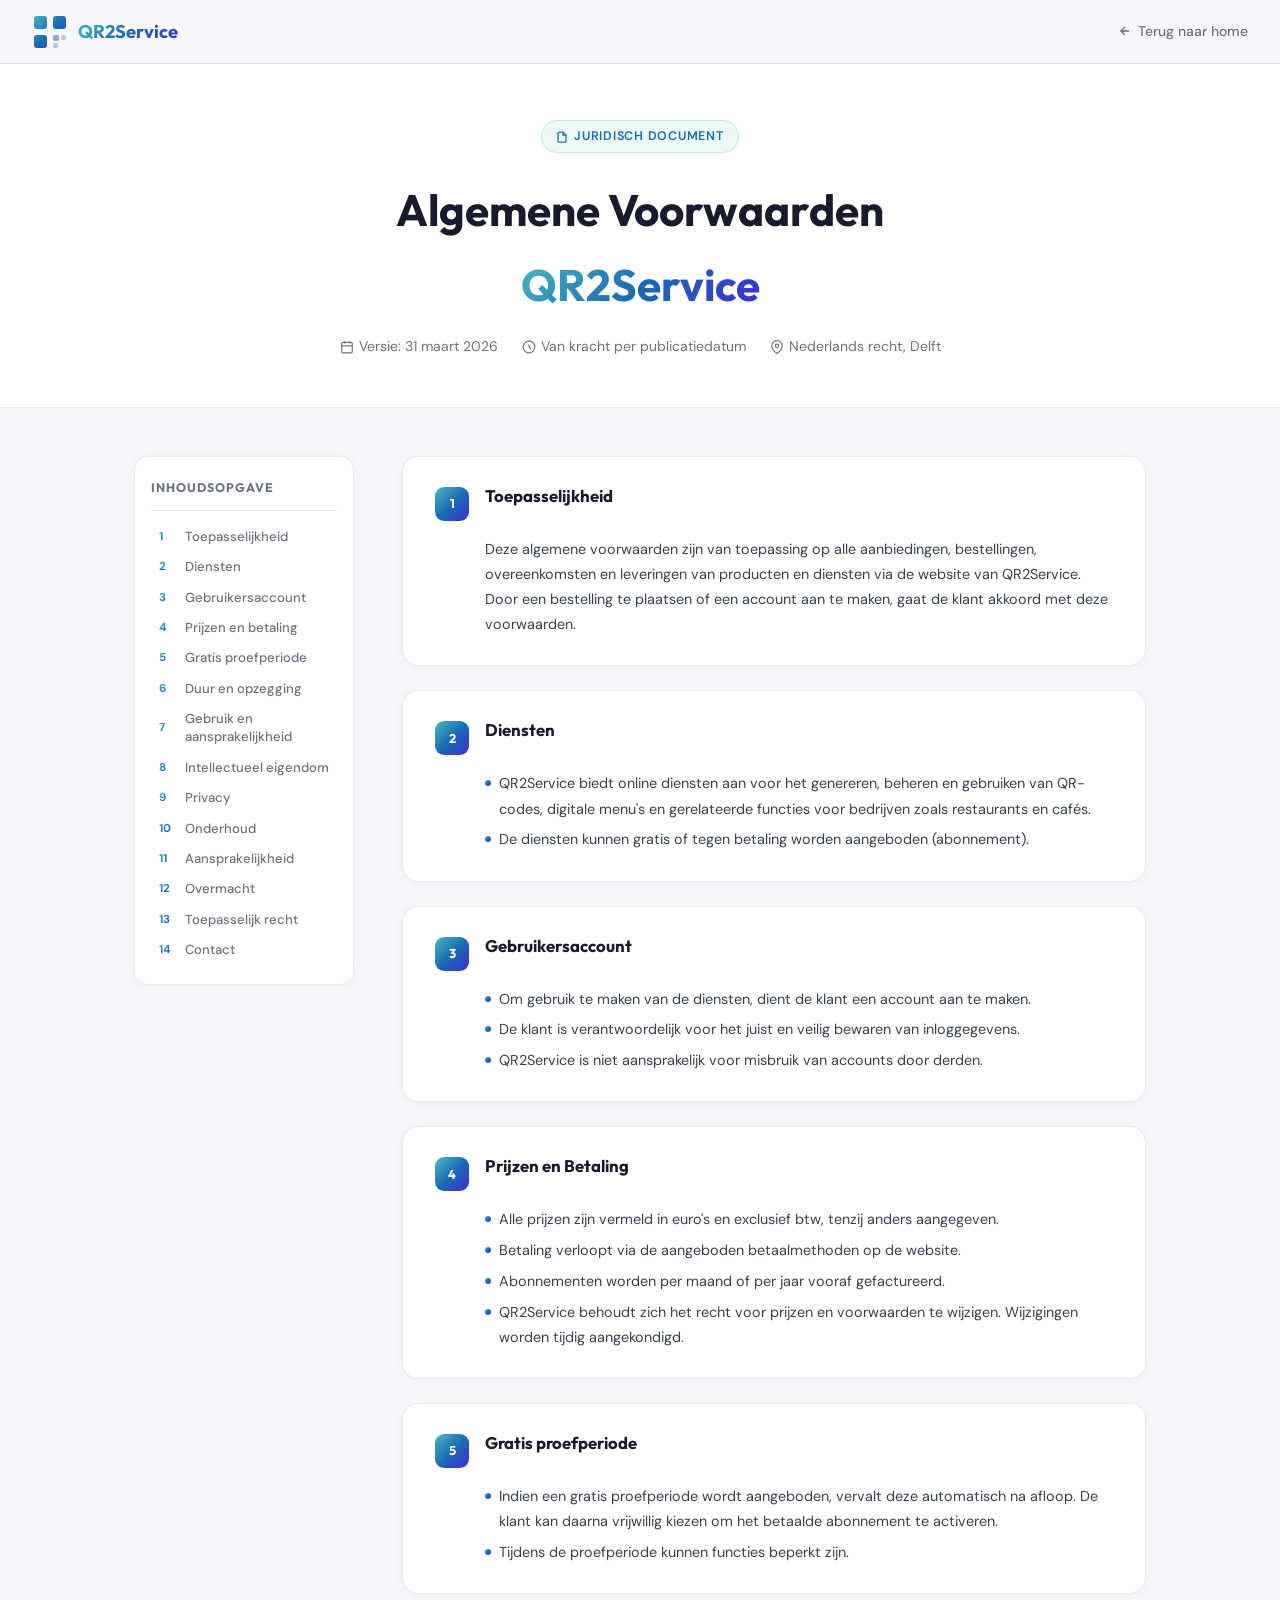
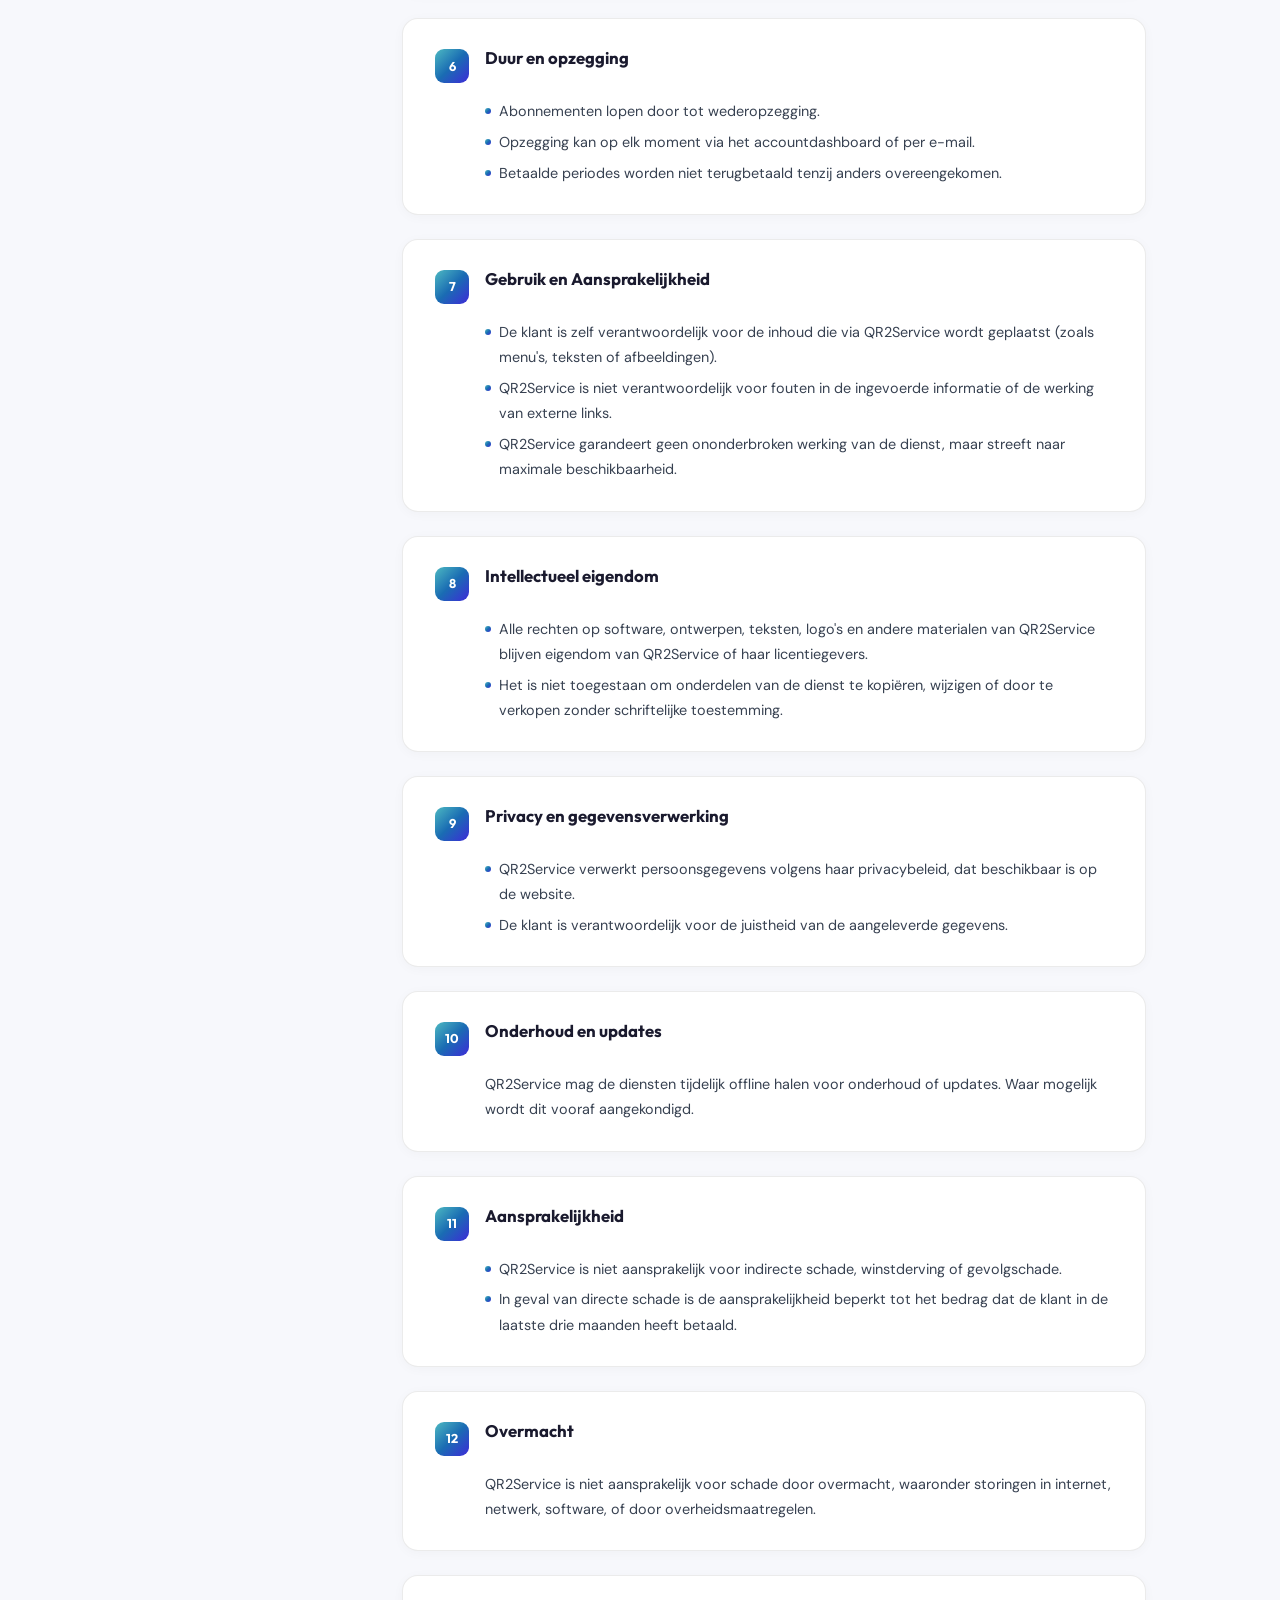
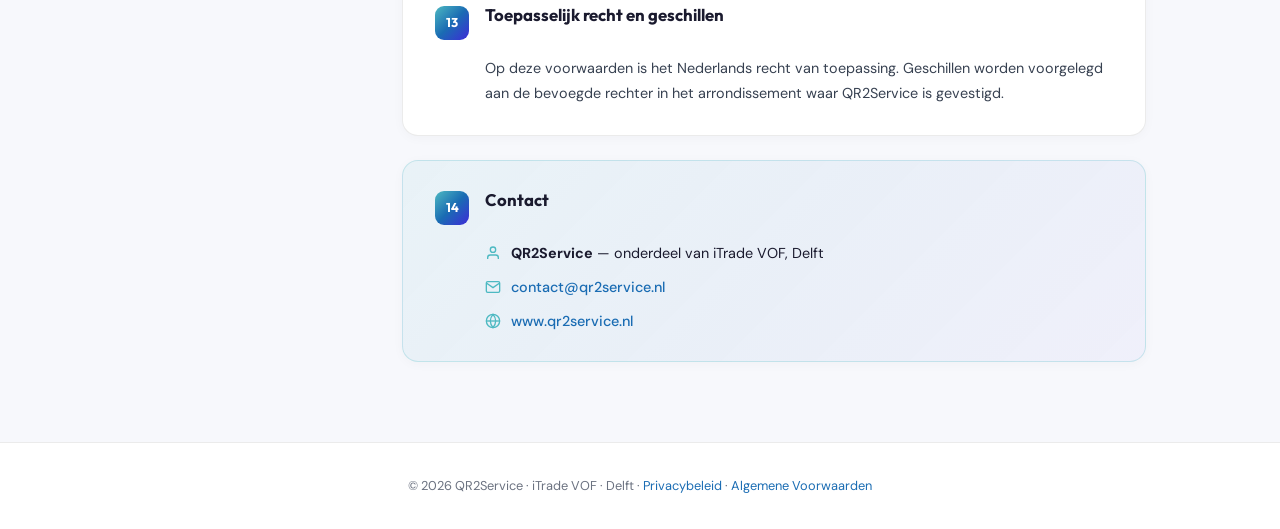
<file: algemene-voorwaarden.html>
<!DOCTYPE html>
<html lang="nl">
<head>
  <meta charset="UTF-8" />
  <meta name="viewport" content="width=device-width, initial-scale=1.0" />
  <title>Algemene Voorwaarden – QR2Service</title>
  <link href="https://fonts.googleapis.com/css2?family=DM+Sans:ital,opsz,wght@0,9..40,300;0,9..40,400;0,9..40,500;0,9..40,600;0,9..40,700;1,9..40,400&family=Outfit:wght@300;400;500;600;700&display=swap" rel="stylesheet" />
  <style>
    :root {
      --teal: rgb(77, 185, 194);
      --blue: rgb(26, 108, 179);
      --violet: rgb(61, 43, 216);
      --border: rgba(0, 0, 0, 0.08);
      --off: #f7f8fc;
      --text: #1a1a2e;
      --muted: #6b7280;
      --grad: linear-gradient(135deg, var(--teal), var(--blue), var(--violet));
    }

    *, *::before, *::after { box-sizing: border-box; margin: 0; padding: 0; }

    body {
      font-family: 'DM Sans', sans-serif;
      background: var(--off);
      color: var(--text);
      line-height: 1.7;
    }

    /* ── NAV ── */
    nav {
      position: sticky;
      top: 0;
      z-index: 100;
      background: rgba(247, 248, 252, 0.85);
      backdrop-filter: blur(12px);
      border-bottom: 1px solid var(--border);
      padding: 0 2rem;
      height: 64px;
      display: flex;
      align-items: center;
      justify-content: space-between;
    }

    .logo {
      display: flex;
      align-items: center;
      gap: 10px;
      text-decoration: none;
    }

    .logo-icon {
      width: 36px;
      height: 36px;
      position: relative;
    }

    .logo-text {
      font-family: 'Outfit', sans-serif;
      font-weight: 700;
      font-size: 1.15rem;
      background: var(--grad);
      -webkit-background-clip: text;
      -webkit-text-fill-color: transparent;
      background-clip: text;
    }

    .nav-back {
      font-size: 0.875rem;
      font-weight: 500;
      color: var(--muted);
      text-decoration: none;
      display: flex;
      align-items: center;
      gap: 6px;
      transition: color 0.2s;
    }
    .nav-back:hover { color: var(--blue); }

    /* ── HERO ── */
    .hero {
      background: white;
      border-bottom: 1px solid var(--border);
      padding: 3.5rem 2rem 3rem;
      text-align: center;
    }

    .hero-badge {
      display: inline-flex;
      align-items: center;
      gap: 6px;
      background: rgba(77, 185, 194, 0.1);
      border: 1px solid rgba(77, 185, 194, 0.25);
      color: var(--blue);
      font-size: 0.78rem;
      font-weight: 600;
      letter-spacing: 0.06em;
      text-transform: uppercase;
      padding: 5px 14px;
      border-radius: 999px;
      margin-bottom: 1.25rem;
    }

    .hero h1 {
      font-family: 'Outfit', sans-serif;
      font-size: clamp(1.75rem, 4vw, 2.75rem);
      font-weight: 700;
      color: var(--text);
      margin-bottom: 0.75rem;
    }

    .hero h1 span {
      background: var(--grad);
      -webkit-background-clip: text;
      -webkit-text-fill-color: transparent;
      background-clip: text;
    }

    .hero-meta {
      font-size: 0.875rem;
      color: var(--muted);
      display: flex;
      align-items: center;
      justify-content: center;
      gap: 1.5rem;
      flex-wrap: wrap;
      margin-top: 0.5rem;
    }

    .hero-meta span {
      display: flex;
      align-items: center;
      gap: 5px;
    }

    /* ── LAYOUT ── */
    .layout {
      max-width: 1060px;
      margin: 0 auto;
      padding: 3rem 1.5rem 5rem;
      display: grid;
      grid-template-columns: 220px 1fr;
      gap: 3rem;
      align-items: start;
    }

    /* ── SIDEBAR TOC ── */
    .toc {
      position: sticky;
      top: 80px;
      background: white;
      border: 1px solid var(--border);
      border-radius: 14px;
      padding: 1.25rem 1rem;
      box-shadow: 0 2px 12px rgba(0,0,0,0.04);
    }

    .toc-title {
      font-family: 'Outfit', sans-serif;
      font-size: 0.78rem;
      font-weight: 700;
      text-transform: uppercase;
      letter-spacing: 0.08em;
      color: var(--muted);
      margin-bottom: 0.75rem;
      padding-bottom: 0.75rem;
      border-bottom: 1px solid var(--border);
    }

    .toc-list {
      list-style: none;
      display: flex;
      flex-direction: column;
      gap: 2px;
    }

    .toc-list a {
      display: flex;
      align-items: center;
      gap: 8px;
      font-size: 0.82rem;
      font-weight: 500;
      color: var(--muted);
      text-decoration: none;
      padding: 5px 8px;
      border-radius: 7px;
      transition: all 0.15s;
      line-height: 1.4;
    }

    .toc-list a:hover {
      background: var(--off);
      color: var(--blue);
    }

    .toc-num {
      font-size: 0.72rem;
      font-weight: 700;
      background: var(--grad);
      -webkit-background-clip: text;
      -webkit-text-fill-color: transparent;
      background-clip: text;
      min-width: 18px;
    }

    /* ── CONTENT ── */
    .content {
      display: flex;
      flex-direction: column;
      gap: 1.5rem;
    }

    .section-card {
      background: white;
      border: 1px solid var(--border);
      border-radius: 16px;
      padding: 1.75rem 2rem;
      box-shadow: 0 2px 12px rgba(0,0,0,0.03);
      transition: box-shadow 0.2s;
    }

    .section-card:hover {
      box-shadow: 0 4px 24px rgba(26,108,179,0.07);
    }

    .section-card:target {
      border-color: rgba(77, 185, 194, 0.4);
      box-shadow: 0 0 0 3px rgba(77, 185, 194, 0.1);
    }

    .section-header {
      display: flex;
      align-items: flex-start;
      gap: 1rem;
      margin-bottom: 1rem;
    }

    .section-number {
      flex-shrink: 0;
      width: 34px;
      height: 34px;
      border-radius: 9px;
      background: var(--grad);
      display: flex;
      align-items: center;
      justify-content: center;
      font-family: 'Outfit', sans-serif;
      font-size: 0.8rem;
      font-weight: 700;
      color: white;
      margin-top: 2px;
    }

    .section-card h2 {
      font-family: 'Outfit', sans-serif;
      font-size: 1.05rem;
      font-weight: 700;
      color: var(--text);
      line-height: 1.35;
    }

    .section-body {
      padding-left: calc(34px + 1rem);
    }

    .section-body p,
    .section-body li {
      font-size: 0.9rem;
      color: #374151;
      line-height: 1.75;
    }

    .section-body ul {
      list-style: none;
      display: flex;
      flex-direction: column;
      gap: 0.35rem;
    }

    .section-body ul li {
      display: flex;
      align-items: flex-start;
      gap: 8px;
    }

    .section-body ul li::before {
      content: '';
      flex-shrink: 0;
      width: 6px;
      height: 6px;
      border-radius: 50%;
      background: var(--grad);
      margin-top: 0.62em;
    }

    /* ── CONTACT CARD ── */
    .contact-card {
      background: linear-gradient(135deg, rgba(77,185,194,0.08), rgba(26,108,179,0.06), rgba(61,43,216,0.04));
      border: 1px solid rgba(77,185,194,0.25);
    }

    .contact-info {
      padding-left: calc(34px + 1rem);
      display: flex;
      flex-direction: column;
      gap: 0.6rem;
    }

    .contact-row {
      display: flex;
      align-items: center;
      gap: 10px;
      font-size: 0.9rem;
    }

    .contact-row svg {
      color: var(--teal);
      flex-shrink: 0;
    }

    .contact-row a {
      color: var(--blue);
      text-decoration: none;
      font-weight: 500;
    }
    .contact-row a:hover { text-decoration: underline; }

    /* ── FOOTER ── */
    footer {
      border-top: 1px solid var(--border);
      background: white;
      padding: 2rem;
      text-align: center;
      font-size: 0.8rem;
      color: var(--muted);
    }

    footer a {
      color: var(--blue);
      text-decoration: none;
    }

    /* ── RESPONSIVE ── */
    @media (max-width: 768px) {
      .layout {
        grid-template-columns: 1fr;
        padding: 1.5rem 1rem 4rem;
        gap: 1.5rem;
      }
      .toc { position: static; }
      .section-card { padding: 1.25rem 1.25rem; }
      .section-body { padding-left: calc(34px + 0.75rem); }
    }
  </style>
</head>
<body>

<!-- NAV -->
<nav>
  <a class="logo" href="index.html">
    <!-- QR2Service 3-corner block logo -->
    <svg class="logo-icon" viewBox="0 0 36 36" fill="none" xmlns="http://www.w3.org/2000/svg">
      <defs>
        <linearGradient id="lg" x1="0" y1="0" x2="36" y2="36" gradientUnits="userSpaceOnUse">
          <stop offset="0%" stop-color="rgb(77,185,194)"/>
          <stop offset="50%" stop-color="rgb(26,108,179)"/>
          <stop offset="100%" stop-color="rgb(61,43,216)"/>
        </linearGradient>
      </defs>
      <rect x="2" y="2" width="13" height="13" rx="3" fill="url(#lg)"/>
      <rect x="21" y="2" width="13" height="13" rx="3" fill="url(#lg)"/>
      <rect x="2" y="21" width="13" height="13" rx="3" fill="url(#lg)"/>
      <rect x="21" y="21" width="6" height="6" rx="1.5" fill="url(#lg)" opacity="0.5"/>
      <rect x="29" y="21" width="5" height="5" rx="1.5" fill="url(#lg)" opacity="0.3"/>
      <rect x="21" y="29" width="5" height="5" rx="1.5" fill="url(#lg)" opacity="0.3"/>
    </svg>
    <span class="logo-text">QR2Service</span>
  </a>
  <a class="nav-back" href="index.html">
    <svg width="14" height="14" viewBox="0 0 24 24" fill="none" stroke="currentColor" stroke-width="2.5">
      <path d="M19 12H5M12 19l-7-7 7-7"/>
    </svg>
    Terug naar home
  </a>
</nav>

<!-- HERO -->
<section class="hero">
  <div class="hero-badge">
    <svg width="12" height="12" viewBox="0 0 24 24" fill="none" stroke="currentColor" stroke-width="2.5"><path d="M14 2H6a2 2 0 0 0-2 2v16a2 2 0 0 0 2 2h12a2 2 0 0 0 2-2V8z"/><polyline points="14,2 14,8 20,8"/></svg>
    Juridisch document
  </div>
  <h1>Algemene Voorwaarden<br/><span>QR2Service</span></h1>
  <div class="hero-meta">
    <span>
      <svg width="14" height="14" viewBox="0 0 24 24" fill="none" stroke="currentColor" stroke-width="2"><rect x="3" y="4" width="18" height="18" rx="2"/><line x1="16" y1="2" x2="16" y2="6"/><line x1="8" y1="2" x2="8" y2="6"/><line x1="3" y1="10" x2="21" y2="10"/></svg>
      Versie: 31 maart 2026
    </span>
    <span>
      <svg width="14" height="14" viewBox="0 0 24 24" fill="none" stroke="currentColor" stroke-width="2"><circle cx="12" cy="12" r="10"/><path d="M12 8v4l3 3"/></svg>
      Van kracht per publicatiedatum
    </span>
    <span>
      <svg width="14" height="14" viewBox="0 0 24 24" fill="none" stroke="currentColor" stroke-width="2"><path d="M21 10c0 7-9 13-9 13s-9-6-9-13a9 9 0 0 1 18 0z"/><circle cx="12" cy="10" r="3"/></svg>
      Nederlands recht, Delft
    </span>
  </div>
</section>

<!-- MAIN LAYOUT -->
<div class="layout">

  <!-- SIDEBAR TOC -->
  <aside class="toc">
    <div class="toc-title">Inhoudsopgave</div>
    <ul class="toc-list">
      <li><a href="#art1"><span class="toc-num">1</span>Toepasselijkheid</a></li>
      <li><a href="#art2"><span class="toc-num">2</span>Diensten</a></li>
      <li><a href="#art3"><span class="toc-num">3</span>Gebruikersaccount</a></li>
      <li><a href="#art4"><span class="toc-num">4</span>Prijzen en betaling</a></li>
      <li><a href="#art5"><span class="toc-num">5</span>Gratis proefperiode</a></li>
      <li><a href="#art6"><span class="toc-num">6</span>Duur en opzegging</a></li>
      <li><a href="#art7"><span class="toc-num">7</span>Gebruik en aansprakelijkheid</a></li>
      <li><a href="#art8"><span class="toc-num">8</span>Intellectueel eigendom</a></li>
      <li><a href="#art9"><span class="toc-num">9</span>Privacy</a></li>
      <li><a href="#art10"><span class="toc-num">10</span>Onderhoud</a></li>
      <li><a href="#art11"><span class="toc-num">11</span>Aansprakelijkheid</a></li>
      <li><a href="#art12"><span class="toc-num">12</span>Overmacht</a></li>
      <li><a href="#art13"><span class="toc-num">13</span>Toepasselijk recht</a></li>
      <li><a href="#art14"><span class="toc-num">14</span>Contact</a></li>
    </ul>
  </aside>

  <!-- CONTENT -->
  <main class="content">

    <div class="section-card" id="art1">
      <div class="section-header">
        <div class="section-number">1</div>
        <h2>Toepasselijkheid</h2>
      </div>
      <div class="section-body">
        <p>Deze algemene voorwaarden zijn van toepassing op alle aanbiedingen, bestellingen, overeenkomsten en leveringen van producten en diensten via de website van QR2Service. Door een bestelling te plaatsen of een account aan te maken, gaat de klant akkoord met deze voorwaarden.</p>
      </div>
    </div>

    <div class="section-card" id="art2">
      <div class="section-header">
        <div class="section-number">2</div>
        <h2>Diensten</h2>
      </div>
      <div class="section-body">
        <ul>
          <li>QR2Service biedt online diensten aan voor het genereren, beheren en gebruiken van QR-codes, digitale menu's en gerelateerde functies voor bedrijven zoals restaurants en cafés.</li>
          <li>De diensten kunnen gratis of tegen betaling worden aangeboden (abonnement).</li>
        </ul>
      </div>
    </div>

    <div class="section-card" id="art3">
      <div class="section-header">
        <div class="section-number">3</div>
        <h2>Gebruikersaccount</h2>
      </div>
      <div class="section-body">
        <ul>
          <li>Om gebruik te maken van de diensten, dient de klant een account aan te maken.</li>
          <li>De klant is verantwoordelijk voor het juist en veilig bewaren van inloggegevens.</li>
          <li>QR2Service is niet aansprakelijk voor misbruik van accounts door derden.</li>
        </ul>
      </div>
    </div>

    <div class="section-card" id="art4">
      <div class="section-header">
        <div class="section-number">4</div>
        <h2>Prijzen en Betaling</h2>
      </div>
      <div class="section-body">
        <ul>
          <li>Alle prijzen zijn vermeld in euro's en exclusief btw, tenzij anders aangegeven.</li>
          <li>Betaling verloopt via de aangeboden betaalmethoden op de website.</li>
          <li>Abonnementen worden per maand of per jaar vooraf gefactureerd.</li>
          <li>QR2Service behoudt zich het recht voor prijzen en voorwaarden te wijzigen. Wijzigingen worden tijdig aangekondigd.</li>
        </ul>
      </div>
    </div>

    <div class="section-card" id="art5">
      <div class="section-header">
        <div class="section-number">5</div>
        <h2>Gratis proefperiode</h2>
      </div>
      <div class="section-body">
        <ul>
          <li>Indien een gratis proefperiode wordt aangeboden, vervalt deze automatisch na afloop. De klant kan daarna vrijwillig kiezen om het betaalde abonnement te activeren.</li>
          <li>Tijdens de proefperiode kunnen functies beperkt zijn.</li>
        </ul>
      </div>
    </div>

    <div class="section-card" id="art6">
      <div class="section-header">
        <div class="section-number">6</div>
        <h2>Duur en opzegging</h2>
      </div>
      <div class="section-body">
        <ul>
          <li>Abonnementen lopen door tot wederopzegging.</li>
          <li>Opzegging kan op elk moment via het accountdashboard of per e-mail.</li>
          <li>Betaalde periodes worden niet terugbetaald tenzij anders overeengekomen.</li>
        </ul>
      </div>
    </div>

    <div class="section-card" id="art7">
      <div class="section-header">
        <div class="section-number">7</div>
        <h2>Gebruik en Aansprakelijkheid</h2>
      </div>
      <div class="section-body">
        <ul>
          <li>De klant is zelf verantwoordelijk voor de inhoud die via QR2Service wordt geplaatst (zoals menu's, teksten of afbeeldingen).</li>
          <li>QR2Service is niet verantwoordelijk voor fouten in de ingevoerde informatie of de werking van externe links.</li>
          <li>QR2Service garandeert geen ononderbroken werking van de dienst, maar streeft naar maximale beschikbaarheid.</li>
        </ul>
      </div>
    </div>

    <div class="section-card" id="art8">
      <div class="section-header">
        <div class="section-number">8</div>
        <h2>Intellectueel eigendom</h2>
      </div>
      <div class="section-body">
        <ul>
          <li>Alle rechten op software, ontwerpen, teksten, logo's en andere materialen van QR2Service blijven eigendom van QR2Service of haar licentiegevers.</li>
          <li>Het is niet toegestaan om onderdelen van de dienst te kopiëren, wijzigen of door te verkopen zonder schriftelijke toestemming.</li>
        </ul>
      </div>
    </div>

    <div class="section-card" id="art9">
      <div class="section-header">
        <div class="section-number">9</div>
        <h2>Privacy en gegevensverwerking</h2>
      </div>
      <div class="section-body">
        <ul>
          <li>QR2Service verwerkt persoonsgegevens volgens haar privacybeleid, dat beschikbaar is op de website.</li>
          <li>De klant is verantwoordelijk voor de juistheid van de aangeleverde gegevens.</li>
        </ul>
      </div>
    </div>

    <div class="section-card" id="art10">
      <div class="section-header">
        <div class="section-number">10</div>
        <h2>Onderhoud en updates</h2>
      </div>
      <div class="section-body">
        <p>QR2Service mag de diensten tijdelijk offline halen voor onderhoud of updates. Waar mogelijk wordt dit vooraf aangekondigd.</p>
      </div>
    </div>

    <div class="section-card" id="art11">
      <div class="section-header">
        <div class="section-number">11</div>
        <h2>Aansprakelijkheid</h2>
      </div>
      <div class="section-body">
        <ul>
          <li>QR2Service is niet aansprakelijk voor indirecte schade, winstderving of gevolgschade.</li>
          <li>In geval van directe schade is de aansprakelijkheid beperkt tot het bedrag dat de klant in de laatste drie maanden heeft betaald.</li>
        </ul>
      </div>
    </div>

    <div class="section-card" id="art12">
      <div class="section-header">
        <div class="section-number">12</div>
        <h2>Overmacht</h2>
      </div>
      <div class="section-body">
        <p>QR2Service is niet aansprakelijk voor schade door overmacht, waaronder storingen in internet, netwerk, software, of door overheidsmaatregelen.</p>
      </div>
    </div>

    <div class="section-card" id="art13">
      <div class="section-header">
        <div class="section-number">13</div>
        <h2>Toepasselijk recht en geschillen</h2>
      </div>
      <div class="section-body">
        <p>Op deze voorwaarden is het Nederlands recht van toepassing. Geschillen worden voorgelegd aan de bevoegde rechter in het arrondissement waar QR2Service is gevestigd.</p>
      </div>
    </div>

    <div class="section-card contact-card" id="art14">
      <div class="section-header">
        <div class="section-number">14</div>
        <h2>Contact</h2>
      </div>
      <div class="contact-info">
        <div class="contact-row">
          <svg width="16" height="16" viewBox="0 0 24 24" fill="none" stroke="currentColor" stroke-width="2">
            <path d="M20 21v-2a4 4 0 0 0-4-4H8a4 4 0 0 0-4 4v2"/>
            <circle cx="12" cy="7" r="4"/>
          </svg>
          <span><strong>QR2Service</strong> — onderdeel van iTrade VOF, Delft</span>
        </div>
        <div class="contact-row">
          <svg width="16" height="16" viewBox="0 0 24 24" fill="none" stroke="currentColor" stroke-width="2">
            <path d="M4 4h16c1.1 0 2 .9 2 2v12c0 1.1-.9 2-2 2H4c-1.1 0-2-.9-2-2V6c0-1.1.9-2 2-2z"/>
            <polyline points="22,6 12,13 2,6"/>
          </svg>
          <a href="mailto:contact@qr2service.nl">contact@qr2service.nl</a>
        </div>
        <div class="contact-row">
          <svg width="16" height="16" viewBox="0 0 24 24" fill="none" stroke="currentColor" stroke-width="2">
            <circle cx="12" cy="12" r="10"/>
            <line x1="2" y1="12" x2="22" y2="12"/>
            <path d="M12 2a15.3 15.3 0 0 1 4 10 15.3 15.3 0 0 1-4 10 15.3 15.3 0 0 1-4-10 15.3 15.3 0 0 1 4-10z"/>
          </svg>
          <a href="https://www.qr2service.nl" target="_blank">www.qr2service.nl</a>
        </div>
      </div>
    </div>

  </main>
</div>

<!-- FOOTER -->
<footer>
  <p>© 2026 QR2Service · iTrade VOF · Delft · <a href="privacy.html">Privacybeleid</a> · <a href="algemene-voorwaarden.html">Algemene Voorwaarden</a></p>
</footer>

</body>
</html>
</file>
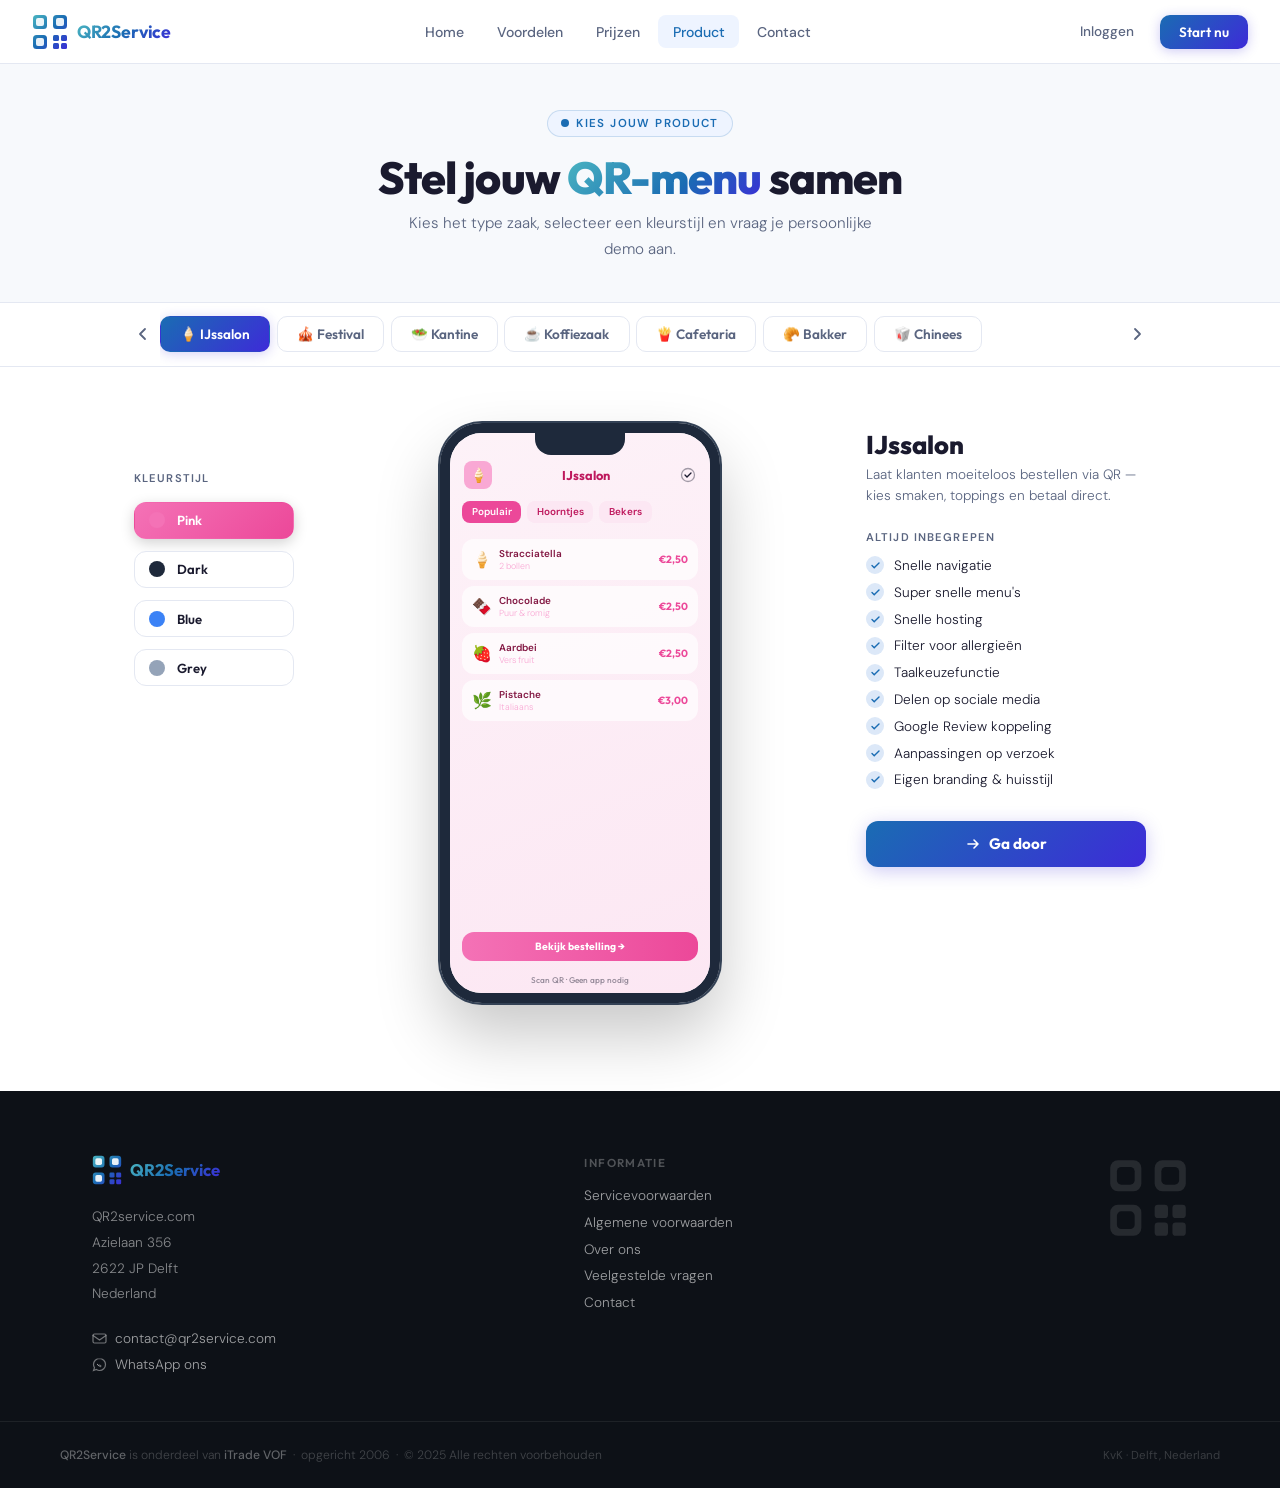
<file: product.html>
<!DOCTYPE html>
<html lang="nl">
<head>
<meta charset="UTF-8">
<meta name="viewport" content="width=device-width, initial-scale=1.0">
<title>Product – QR2Service</title>
<link href="https://fonts.googleapis.com/css2?family=Outfit:wght@300;400;500;600;700;800&family=DM+Sans:wght@300;400;500&display=swap" rel="stylesheet">
<link rel="stylesheet" href="shared.css">
<style>

/* ══ PAGE HEADER ══ */
.page-header {
  padding: 110px 2rem 40px;
  background: var(--off);
  border-bottom: 1px solid var(--border);
  text-align: center;
}
.page-header .pill {
  display: inline-flex; align-items: center; gap: .45rem;
  font-size: .72rem; font-weight: 600; letter-spacing: .12em; text-transform: uppercase;
  color: var(--blue); background: #eef4ff; border: 1px solid rgba(26,108,179,.18);
  padding: .3rem .85rem; border-radius: 100px; margin-bottom: 1rem;
}
.page-header h1 {
  font-family: 'Outfit', sans-serif; font-weight: 800;
  font-size: clamp(1.8rem,4vw,2.8rem); line-height: 1.1; letter-spacing: -.02em;
  color: var(--text); margin-bottom: .6rem;
}
.page-header h1 em {
  font-style: normal;
  background: linear-gradient(135deg, rgb(77,185,194) 0%, rgb(26,108,179) 60%, rgb(61,43,216) 100%);
  -webkit-background-clip: text; -webkit-text-fill-color: transparent; background-clip: text;
}
.page-header p {
  font-size: .95rem; color: var(--muted); font-weight: 300;
  max-width: 480px; margin: 0 auto; line-height: 1.65;
}

/* ══ CATEGORY BAR ══ */
.cat-wrap {
  background: #fff;
  border-bottom: 1px solid var(--border);
  position: sticky; top: 64px; z-index: 50;
}
.cat-inner {
  max-width: 1060px; margin: 0 auto;
  display: flex; align-items: center; gap: 0;
  padding: 0 1rem;
}
.cat-arrow {
  background: none; border: none; cursor: pointer;
  padding: .6rem .5rem; color: var(--muted);
  font-size: 1.1rem; flex-shrink: 0;
  display: flex; align-items: center;
  transition: color .15s;
}
.cat-arrow:hover { color: var(--blue); }
.cat-scroll {
  display: flex; gap: .4rem;
  overflow-x: auto; scroll-behavior: smooth;
  scrollbar-width: none; -ms-overflow-style: none;
  padding: .85rem 0; flex: 1;
}
.cat-scroll::-webkit-scrollbar { display: none; }
.cat-btn {
  font-family: 'Outfit', sans-serif; font-weight: 600; font-size: .85rem;
  padding: .5rem 1.2rem; border-radius: 10px; border: 1.5px solid var(--border);
  background: #fff; color: var(--muted); cursor: pointer; white-space: nowrap;
  transition: all .18s; flex-shrink: 0;
}
.cat-btn:hover { border-color: var(--blue); color: var(--blue); background: #eef4ff; }
.cat-btn.active {
  background: linear-gradient(135deg, rgb(26,108,179), rgb(61,43,216));
  color: #fff; border-color: transparent;
  box-shadow: 0 2px 12px rgba(61,43,216,.22);
}

/* ══ PRODUCT SECTION ══ */
.product-section {
  max-width: 1060px; margin: 0 auto;
  padding: 3.5rem 1.5rem;
}

.product-layout {
  display: grid;
  grid-template-columns: 160px 1fr 280px;
  gap: 2.5rem;
  align-items: start;
}
@media(max-width:860px) {
  .product-layout { grid-template-columns: 1fr; }
}

/* ── Left: color buttons ── */
.color-panel {
  display: flex; flex-direction: column; gap: .75rem;
  padding-top: 3rem;
}
.color-panel-title {
  font-size: .7rem; font-weight: 600; letter-spacing: .1em; text-transform: uppercase;
  color: var(--muted); margin-bottom: .3rem;
}
.color-btn {
  display: flex; align-items: center; gap: .7rem;
  font-family: 'Outfit', sans-serif; font-weight: 600; font-size: .82rem;
  padding: .6rem .9rem; border-radius: 12px; border: 1.5px solid var(--border);
  background: #fff; cursor: pointer; transition: all .18s; color: var(--text);
}
.color-btn:hover { border-color: var(--blue); transform: translateX(2px); }
.color-btn.active { border-color: transparent; color: #fff; box-shadow: 0 4px 14px rgba(0,0,0,.18); }
.color-dot { width: 16px; height: 16px; border-radius: 50%; flex-shrink: 0; }

/* color themes */
.theme-pink  .color-dot { background: #f472b6; }
.theme-dark  .color-dot { background: #1e293b; }
.theme-blue  .color-dot { background: #3b82f6; }
.theme-grey  .color-dot { background: #94a3b8; }

.color-btn.active.theme-pink  { background: linear-gradient(135deg,#f472b6,#ec4899); }
.color-btn.active.theme-dark  { background: linear-gradient(135deg,#334155,#1e293b); }
.color-btn.active.theme-blue  { background: linear-gradient(135deg,rgb(26,108,179),rgb(61,43,216)); }
.color-btn.active.theme-grey  { background: linear-gradient(135deg,#94a3b8,#64748b); }

/* ── Center: phone mockup ── */
.phone-wrap {
  display: flex; justify-content: center; align-items: flex-start;
}
.phone-frame {
  width: 280px;
  height: 580px;
  border-radius: 42px;
  border: 10px solid #1e293b;
  box-shadow: 0 0 0 2px #334155, 0 32px 64px rgba(0,0,0,.22);
  overflow: hidden;
  position: relative;
  flex-shrink: 0;
  transition: box-shadow .3s;
}
.phone-notch {
  position: absolute; top: 0; left: 50%; transform: translateX(-50%);
  width: 90px; height: 22px;
  background: #1e293b; border-radius: 0 0 16px 16px; z-index: 10;
}
.phone-screen {
  width: 100%; height: 100%;
  display: flex; flex-direction: column;
  transition: background .3s;
}

/* ─ Screen themes ─ */
.screen-pink  { background: linear-gradient(160deg,#fdf2f8,#fce7f3); }
.screen-dark  { background: linear-gradient(160deg,#0f172a,#1e293b); }
.screen-blue  { background: linear-gradient(160deg,#eff6ff,#dbeafe); }
.screen-grey  { background: linear-gradient(160deg,#f8fafc,#f1f5f9); }

/* screen header bar */
.screen-header {
  padding: 28px 14px 12px;
  display: flex; align-items: center; justify-content: space-between;
}
.screen-logo-dot {
  width: 28px; height: 28px; border-radius: 8px;
  display: flex; align-items: center; justify-content: center;
  font-size: 14px;
}
.screen-pink  .screen-logo-dot { background: #f9a8d4; }
.screen-dark  .screen-logo-dot { background: #334155; }
.screen-blue  .screen-logo-dot { background: #bfdbfe; }
.screen-grey  .screen-logo-dot { background: #e2e8f0; }

.screen-title {
  font-family: 'Outfit', sans-serif; font-weight: 700; font-size: .8rem;
}
.screen-pink .screen-title { color: #be185d; }
.screen-dark .screen-title { color: #e2e8f0; }
.screen-blue .screen-title { color: rgb(26,108,179); }
.screen-grey .screen-title { color: #475569; }

/* category tabs */
.screen-tabs {
  display: flex; gap: 6px; padding: 0 12px 10px;
  overflow-x: hidden;
}
.screen-tab {
  font-size: .62rem; font-weight: 600; padding: .28rem .6rem;
  border-radius: 8px; white-space: nowrap; flex-shrink: 0;
}
.screen-pink .screen-tab  { background: #fce7f3; color: #be185d; }
.screen-dark .screen-tab  { background: #334155; color: #94a3b8; }
.screen-blue .screen-tab  { background: #dbeafe; color: rgb(26,108,179); }
.screen-grey .screen-tab  { background: #e2e8f0; color: #475569; }
.screen-tab.active-tab { color: #fff; }
.screen-pink .screen-tab.active-tab  { background: #ec4899; }
.screen-dark .screen-tab.active-tab  { background: rgb(61,43,216); }
.screen-blue .screen-tab.active-tab  { background: rgb(26,108,179); }
.screen-grey .screen-tab.active-tab  { background: #64748b; }

/* menu items in phone */
.screen-menu { padding: 6px 12px; flex: 1; overflow: hidden; }
.screen-item {
  display: flex; align-items: center; justify-content: space-between;
  padding: 8px 10px; border-radius: 12px; margin-bottom: 6px;
}
.screen-pink .screen-item  { background: rgba(255,255,255,.7); }
.screen-dark .screen-item  { background: rgba(255,255,255,.06); }
.screen-blue .screen-item  { background: rgba(255,255,255,.75); }
.screen-grey .screen-item  { background: rgba(255,255,255,.8); }

.screen-item-left { display: flex; align-items: center; gap: 7px; }
.screen-item-icon { font-size: 16px; }
.screen-item-info {}
.screen-item-name { font-size: .62rem; font-weight: 600; }
.screen-item-sub  { font-size: .55rem; font-weight: 300; }
.screen-pink .screen-item-name { color: #831843; }
.screen-dark .screen-item-name { color: #e2e8f0; }
.screen-blue .screen-item-name { color: #1e3a5f; }
.screen-grey .screen-item-name { color: #1e293b; }
.screen-pink .screen-item-sub  { color: #f9a8d4; }
.screen-dark .screen-item-sub  { color: #64748b; }
.screen-blue .screen-item-sub  { color: #93c5fd; }
.screen-grey .screen-item-sub  { color: #94a3b8; }

.screen-price { font-family: 'Outfit', sans-serif; font-weight: 700; font-size: .65rem; }
.screen-pink .screen-price { color: #ec4899; }
.screen-dark .screen-price { color: rgb(77,185,194); }
.screen-blue .screen-price { color: rgb(26,108,179); }
.screen-grey .screen-price { color: #475569; }

/* bottom bar */
.screen-bottom {
  padding: 8px 12px 14px;
  display: flex; align-items: center; justify-content: space-between;
}
.screen-cart-btn {
  flex: 1; text-align: center; padding: 8px;
  border-radius: 12px; font-size: .65rem; font-weight: 700;
  color: #fff; font-family: 'Outfit', sans-serif;
}
.screen-pink .screen-cart-btn { background: linear-gradient(90deg,#f472b6,#ec4899); }
.screen-dark .screen-cart-btn { background: linear-gradient(90deg,rgb(26,108,179),rgb(61,43,216)); }
.screen-blue .screen-cart-btn { background: linear-gradient(90deg,rgb(26,108,179),rgb(61,43,216)); }
.screen-grey .screen-cart-btn { background: linear-gradient(90deg,#64748b,#475569); }

/* QR badge bottom */
.screen-qr-hint {
  font-size: .52rem; color: inherit; opacity: .45; text-align: center;
  padding: 0 12px 8px; font-family: 'Outfit', sans-serif; font-weight: 500;
}

/* ── Right: info panel ── */
.info-panel { padding-top: .5rem; }
.info-type {
  font-family: 'Outfit', sans-serif; font-weight: 800;
  font-size: 1.6rem; color: var(--text); margin-bottom: .3rem;
  line-height: 1.1;
}
.info-sub {
  font-size: .85rem; color: var(--muted); font-weight: 300;
  margin-bottom: 1.4rem; line-height: 1.6;
}
.props-title {
  font-size: .7rem; font-weight: 600; letter-spacing: .1em; text-transform: uppercase;
  color: var(--muted); margin-bottom: .8rem;
}
.props-list { list-style: none; display: flex; flex-direction: column; gap: .55rem; margin-bottom: 2rem; }
.props-list li {
  display: flex; align-items: center; gap: .6rem;
  font-size: .85rem; color: var(--text); font-weight: 300;
}
.prop-chk {
  width: 18px; height: 18px; border-radius: 50%; flex-shrink: 0;
  background: #dce8f8; display: flex; align-items: center; justify-content: center;
}

/* Proceed button */
.btn-proceed {
  font-family: 'Outfit', sans-serif; font-weight: 700; font-size: .95rem;
  color: #fff; background: linear-gradient(135deg, rgb(26,108,179) 0%, rgb(61,43,216) 100%);
  border: none; border-radius: 12px; padding: .85rem 2rem; cursor: pointer;
  width: 100%; box-shadow: 0 4px 18px rgba(61,43,216,.25);
  transition: transform .18s, box-shadow .18s;
  display: flex; align-items: center; justify-content: center; gap: .5rem;
}
.btn-proceed:hover { transform: translateY(-2px); box-shadow: 0 8px 26px rgba(61,43,216,.32); }

/* ══ ORDER FORM ══ */
.order-form-wrap {
  max-width: 620px; margin: 0 auto;
  display: none;
}
.order-form-wrap.visible { display: block; }

.order-form-box {
  background: var(--off); border: 1px solid var(--border);
  border-radius: 22px; padding: 2.2rem 2rem; margin-top: 2.5rem;
}
.order-form-box h3 {
  font-family: 'Outfit', sans-serif; font-weight: 700; font-size: 1.15rem;
  color: var(--text); margin-bottom: .4rem;
}
.order-form-box .form-intro {
  font-size: .85rem; color: var(--muted); font-weight: 300;
  margin-bottom: 1.6rem; line-height: 1.6;
}

.form-row-2 { display: grid; grid-template-columns: 1fr 1fr; gap: 1rem; }
@media(max-width:540px) { .form-row-2 { grid-template-columns: 1fr; } }

.form-group { display: flex; flex-direction: column; gap: .4rem; margin-bottom: 1rem; }
.form-group label { font-size: .78rem; font-weight: 500; color: var(--text); }
.form-group input,
.form-group textarea {
  font-family: 'DM Sans', sans-serif; font-size: .88rem; color: var(--text);
  background: #fff; border: 1.5px solid var(--border); border-radius: 10px;
  padding: .7rem .9rem; outline: none; width: 100%;
  transition: border-color .15s, box-shadow .15s;
}
.form-group input::placeholder,
.form-group textarea::placeholder { color: #b0b7c8; }
.form-group input:focus,
.form-group textarea:focus {
  border-color: var(--blue); box-shadow: 0 0 0 3px rgba(26,108,179,.1);
}
.form-group textarea { min-height: 110px; resize: vertical; }

/* file input */
.file-label {
  display: flex; align-items: center; gap: .7rem;
  background: #fff; border: 1.5px dashed var(--border); border-radius: 10px;
  padding: .9rem 1rem; cursor: pointer; transition: border-color .15s;
}
.file-label:hover { border-color: var(--blue); }
.file-label svg { flex-shrink: 0; opacity: .5; }
.file-label span { font-size: .82rem; color: var(--muted); font-weight: 300; }
.file-label input { display: none; }
#file-name { font-size: .78rem; color: var(--blue); margin-top: .3rem; font-weight: 500; min-height: 1rem; }

.form-submit {
  font-family: 'Outfit', sans-serif; font-weight: 700; font-size: .95rem;
  color: #fff; background: linear-gradient(135deg, rgb(26,108,179) 0%, rgb(61,43,216) 100%);
  border: none; border-radius: 12px; padding: .88rem; cursor: pointer;
  width: 100%; box-shadow: 0 4px 18px rgba(61,43,216,.25);
  transition: transform .18s, box-shadow .18s; margin-top: .5rem;
}
.form-submit:hover { transform: translateY(-2px); box-shadow: 0 8px 26px rgba(61,43,216,.32); }

/* info note under form */
.form-info-note {
  margin-top: 1.5rem; padding: 1.2rem 1.4rem;
  background: #eef4ff; border: 1px solid rgba(26,108,179,.15);
  border-radius: 14px;
}
.form-info-note p {
  font-size: .8rem; color: var(--muted); font-weight: 300; line-height: 1.7; margin-bottom: .4rem;
}
.form-info-note p:last-child { margin-bottom: 0; }
.form-info-note strong { color: var(--text); font-weight: 600; }

/* success */
.form-success {
  display: none; text-align: center; padding: 2.5rem 1rem;
}
.form-success svg { margin: 0 auto 1rem; display: block; }
.form-success h4 {
  font-family: 'Outfit', sans-serif; font-weight: 700; font-size: 1.1rem;
  color: var(--text); margin-bottom: .5rem;
}
.form-success p { font-size: .85rem; color: var(--muted); font-weight: 300; line-height: 1.6; }

</style>
</head>
<body>

<!-- ══ NAV ══ -->
<nav>
  <a href="index.html" class="logo">
    <svg class="logo-mark" viewBox="0 0 36 36" fill="none"><defs><linearGradient id="lg" x1="0" y1="0" x2="36" y2="36" gradientUnits="userSpaceOnUse"><stop offset="0%" stop-color="rgb(77,185,194)"/><stop offset="50%" stop-color="rgb(26,108,179)"/><stop offset="100%" stop-color="rgb(61,43,216)"/></linearGradient></defs><rect x="1" y="1" width="14" height="14" rx="3.5" fill="url(#lg)"/><rect x="4" y="4" width="8" height="8" rx="2" fill="#fff" opacity=".9"/><rect x="21" y="1" width="14" height="14" rx="3.5" fill="url(#lg)"/><rect x="24" y="4" width="8" height="8" rx="2" fill="#fff" opacity=".9"/><rect x="1" y="21" width="14" height="14" rx="3.5" fill="url(#lg)"/><rect x="4" y="24" width="8" height="8" rx="2" fill="#fff" opacity=".9"/><rect x="21" y="21" width="6" height="6" rx="1.5" fill="url(#lg)"/><rect x="29" y="21" width="6" height="6" rx="1.5" fill="url(#lg)"/><rect x="21" y="29" width="6" height="6" rx="1.5" fill="url(#lg)"/><rect x="29" y="29" width="6" height="6" rx="1.5" fill="url(#lg)"/></svg>
    <span class="logo-text">QR2Service</span>
  </a>
  <div class="nav-links">
    <a href="index.html">Home</a>
    <a href="voordelen.html">Voordelen</a>
    <a href="prijzen.html">Prijzen</a>
    <a href="product.html" class="active">Product</a>
    <a href="contact.html">Contact</a>
  </div>
  <div class="nav-right">
    <a href="#" class="btn-login">Inloggen</a>
    <a href="contact.html" class="btn-signup">Start nu</a>
  </div>
  <button class="hamburger" onclick="document.querySelector('.mobile-menu').classList.toggle('open')" aria-label="Menu">
    <svg width="22" height="18" viewBox="0 0 22 18" fill="none"><rect y="0" width="22" height="2.4" rx="1.2" fill="#2a2a4a"/><rect y="7.8" width="16" height="2.4" rx="1.2" fill="#2a2a4a"/><rect y="15.6" width="22" height="2.4" rx="1.2" fill="#2a2a4a"/></svg>
  </button>
</nav>
<div class="mobile-menu">
  <a href="index.html">Home</a>
  <a href="voordelen.html">Voordelen</a>
  <a href="prijzen.html">Prijzen</a>
  <a href="product.html">Product</a>
  <a href="contact.html">Contact</a>
  <a href="contact.html" style="color:var(--blue);font-weight:600;border-bottom:none;">Start nu →</a>
</div>

<!-- ══ PAGE HEADER ══ -->
<div class="page-header">
  <div class="pill">
    <svg width="8" height="8" viewBox="0 0 8 8"><circle cx="4" cy="4" r="4" fill="rgb(26,108,179)"/></svg>
    Kies jouw product
  </div>
  <h1>Stel jouw <em>QR-menu</em> samen</h1>
  <p>Kies het type zaak, selecteer een kleurstijl en vraag je persoonlijke demo aan.</p>
</div>

<!-- ══ CATEGORY BAR ══ -->
<div class="cat-wrap">
  <div class="cat-inner">
    <button class="cat-arrow" id="scroll-left" onclick="scrollCats(-1)" aria-label="Links">
      <svg width="18" height="18" viewBox="0 0 18 18" fill="none"><path d="M11 4L6 9L11 14" stroke="currentColor" stroke-width="1.8" stroke-linecap="round" stroke-linejoin="round"/></svg>
    </button>
    <div class="cat-scroll" id="cat-scroll">
      <button class="cat-btn active" data-cat="ijssalon" onclick="selectCat(this)">🍦 IJssalon</button>
      <button class="cat-btn" data-cat="festival"  onclick="selectCat(this)">🎪 Festival</button>
      <button class="cat-btn" data-cat="kantine"   onclick="selectCat(this)">🥗 Kantine</button>
      <button class="cat-btn" data-cat="koffie"    onclick="selectCat(this)">☕ Koffiezaak</button>
      <button class="cat-btn" data-cat="cafetaria" onclick="selectCat(this)">🍟 Cafetaria</button>
      <button class="cat-btn" data-cat="bakker"    onclick="selectCat(this)">🥐 Bakker</button>
      <button class="cat-btn" data-cat="chinees"   onclick="selectCat(this)">🥡 Chinees</button>
    </div>
    <button class="cat-arrow" id="scroll-right" onclick="scrollCats(1)" aria-label="Rechts">
      <svg width="18" height="18" viewBox="0 0 18 18" fill="none"><path d="M7 4L12 9L7 14" stroke="currentColor" stroke-width="1.8" stroke-linecap="round" stroke-linejoin="round"/></svg>
    </button>
  </div>
</div>

<!-- ══ PRODUCT SECTION ══ -->
<section class="product-section">
  <div class="product-layout">

    <!-- LEFT: color selector -->
    <div class="color-panel">
      <p class="color-panel-title">Kleurstijl</p>
      <button class="color-btn theme-pink active" data-theme="pink" onclick="selectTheme(this)">
        <span class="color-dot"></span> Pink
      </button>
      <button class="color-btn theme-dark" data-theme="dark" onclick="selectTheme(this)">
        <span class="color-dot"></span> Dark
      </button>
      <button class="color-btn theme-blue" data-theme="blue" onclick="selectTheme(this)">
        <span class="color-dot"></span> Blue
      </button>
      <button class="color-btn theme-grey" data-theme="grey" onclick="selectTheme(this)">
        <span class="color-dot"></span> Grey
      </button>
    </div>

    <!-- CENTER: phone -->
    <div class="phone-wrap">
      <div class="phone-frame">
        <div class="phone-notch"></div>
        <div class="phone-screen screen-pink" id="phone-screen">
          <div class="screen-header">
            <div class="screen-logo-dot">🍦</div>
            <span class="screen-title" id="screen-title">IJssalon</span>
            <svg width="16" height="16" viewBox="0 0 16 16" fill="none"><circle cx="8" cy="8" r="6.5" stroke="currentColor" stroke-width="1.3" opacity=".4"/><path d="M5 8L7 10L11 6" stroke="currentColor" stroke-width="1.3" stroke-linecap="round"/></svg>
          </div>
          <div class="screen-tabs">
            <span class="screen-tab active-tab" id="tab1">Populair</span>
            <span class="screen-tab" id="tab2">Hoorntjes</span>
            <span class="screen-tab" id="tab3">Bekers</span>
          </div>
          <div class="screen-menu" id="screen-menu">
            <!-- populated by JS -->
          </div>
          <div class="screen-bottom">
            <div class="screen-cart-btn" id="screen-cart">Bekijk bestelling →</div>
          </div>
          <div class="screen-qr-hint">Scan QR · Geen app nodig</div>
        </div>
      </div>
    </div>

    <!-- RIGHT: info -->
    <div class="info-panel">
      <p class="info-type" id="info-type">IJssalon</p>
      <p class="info-sub" id="info-sub">Laat klanten moeiteloos bestellen via QR — kies smaken, toppings en betaal direct aan de kassa of via de app.</p>
      <p class="props-title">Altijd inbegrepen</p>
      <ul class="props-list">
        <li><span class="prop-chk"><svg width="9" height="7" viewBox="0 0 9 7" fill="none"><path d="M1 3.5L3.2 5.7L8 1" stroke="rgb(26,108,179)" stroke-width="1.4" stroke-linecap="round"/></svg></span>Snelle navigatie</li>
        <li><span class="prop-chk"><svg width="9" height="7" viewBox="0 0 9 7" fill="none"><path d="M1 3.5L3.2 5.7L8 1" stroke="rgb(26,108,179)" stroke-width="1.4" stroke-linecap="round"/></svg></span>Super snelle menu's</li>
        <li><span class="prop-chk"><svg width="9" height="7" viewBox="0 0 9 7" fill="none"><path d="M1 3.5L3.2 5.7L8 1" stroke="rgb(26,108,179)" stroke-width="1.4" stroke-linecap="round"/></svg></span>Snelle hosting</li>
        <li><span class="prop-chk"><svg width="9" height="7" viewBox="0 0 9 7" fill="none"><path d="M1 3.5L3.2 5.7L8 1" stroke="rgb(26,108,179)" stroke-width="1.4" stroke-linecap="round"/></svg></span>Filter voor allergieën</li>
        <li><span class="prop-chk"><svg width="9" height="7" viewBox="0 0 9 7" fill="none"><path d="M1 3.5L3.2 5.7L8 1" stroke="rgb(26,108,179)" stroke-width="1.4" stroke-linecap="round"/></svg></span>Taalkeuzefunctie</li>
        <li><span class="prop-chk"><svg width="9" height="7" viewBox="0 0 9 7" fill="none"><path d="M1 3.5L3.2 5.7L8 1" stroke="rgb(26,108,179)" stroke-width="1.4" stroke-linecap="round"/></svg></span>Delen op sociale media</li>
        <li><span class="prop-chk"><svg width="9" height="7" viewBox="0 0 9 7" fill="none"><path d="M1 3.5L3.2 5.7L8 1" stroke="rgb(26,108,179)" stroke-width="1.4" stroke-linecap="round"/></svg></span>Google Review koppeling</li>
        <li><span class="prop-chk"><svg width="9" height="7" viewBox="0 0 9 7" fill="none"><path d="M1 3.5L3.2 5.7L8 1" stroke="rgb(26,108,179)" stroke-width="1.4" stroke-linecap="round"/></svg></span>Aanpassingen op verzoek</li>
        <li><span class="prop-chk"><svg width="9" height="7" viewBox="0 0 9 7" fill="none"><path d="M1 3.5L3.2 5.7L8 1" stroke="rgb(26,108,179)" stroke-width="1.4" stroke-linecap="round"/></svg></span>Eigen branding &amp; huisstijl</li>
      </ul>
      <button class="btn-proceed" onclick="showForm()">
        <svg width="16" height="16" viewBox="0 0 16 16" fill="none"><path d="M3 8H13M9 4L13 8L9 12" stroke="#fff" stroke-width="1.6" stroke-linecap="round" stroke-linejoin="round"/></svg>
        Ga door
      </button>
    </div>
  </div>

  <!-- ══ ORDER FORM (hidden by default) ══ -->
  <div class="order-form-wrap" id="order-form-wrap">
    <div class="order-form-box">
      <h3>Aanvraag indienen</h3>
      <p class="form-intro">Vul je gegevens in. Wij maken eerst een demo-app op maat — pas na jouw goedkeuring gaat het abonnement in.</p>

      <div id="order-form-fields">
        <div class="form-row-2">
          <div class="form-group">
            <label for="of-naam">Voornaam *</label>
            <input type="text" id="of-naam" placeholder="Jan">
          </div>
          <div class="form-group">
            <label for="of-achternaam">Achternaam *</label>
            <input type="text" id="of-achternaam" placeholder="de Vries">
          </div>
        </div>
        <div class="form-group">
          <label for="of-bedrijf">Bedrijfsnaam *</label>
          <input type="text" id="of-bedrijf" placeholder="Mijn IJssalon">
        </div>
        <div class="form-group">
          <label for="of-website">Website <span style="color:var(--muted);font-weight:300">(optioneel)</span></label>
          <input type="url" id="of-website" placeholder="https://www.mijnzaak.nl">
        </div>
        <div class="form-group">
          <label for="of-tel">Telefoonnummer *</label>
          <input type="tel" id="of-tel" placeholder="+31 6 12 34 56 78">
        </div>
        <div class="form-group">
          <label>Menukaart uploaden <span style="color:var(--muted);font-weight:300">(max 3 MB · pdf, jpg, png)</span></label>
          <label class="file-label">
            <svg width="20" height="20" viewBox="0 0 20 20" fill="none"><path d="M10 13V4M7 7L10 4L13 7" stroke="rgb(26,108,179)" stroke-width="1.5" stroke-linecap="round" stroke-linejoin="round"/><path d="M3 14V16C3 16.6 3.4 17 4 17H16C16.6 17 17 16.6 17 16V14" stroke="rgb(26,108,179)" stroke-width="1.5" stroke-linecap="round"/></svg>
            <span>Klik om bestand te kiezen of sleep hier naartoe</span>
            <input type="file" id="of-menu" accept=".pdf,.jpg,.jpeg,.png" onchange="showFileName(this)">
          </label>
          <div id="file-name"></div>
        </div>
        <div class="form-group">
          <label for="of-opmerking">Opmerkingen</label>
          <textarea id="of-opmerking" placeholder="Vertel ons meer over jouw zaak, gewenste stijl, of bijzonderheden..."></textarea>
        </div>

        <button class="form-submit" onclick="submitOrder()">Aanvraag versturen →</button>
      </div>

      <!-- success state -->
      <div class="form-success" id="order-success">
        <svg width="52" height="52" viewBox="0 0 52 52" fill="none"><circle cx="26" cy="26" r="24" fill="#eef4ff"/><path d="M16 26L22 32L36 18" stroke="rgb(26,108,179)" stroke-width="2.5" stroke-linecap="round" stroke-linejoin="round"/></svg>
        <h4>Aanvraag ontvangen!</h4>
        <p>We gaan direct aan de slag met jouw demo-app. Je hoort zo snel mogelijk van ons — meestal binnen 1–2 werkdagen.</p>
      </div>

      <!-- info note -->
      <div class="form-info-note" id="form-note">
        <p>🛠 <strong>Hoe werkt het?</strong> Nadat je deze aanvraag instuurt, bouwen wij een persoonlijke demo-app op basis van jouw menukaart en kleurkeuze. Pas nadat jij de demo hebt goedgekeurd, gaat het abonnement in.</p>
        <p>🎨 <strong>Eigen branding &amp; huisstijl</strong> — jouw logo, kleuren en sfeer worden volledig verwerkt in de app.</p>
      </div>
    </div>
  </div>

</section>


<!-- ══ FOOTER ══ -->
<footer class="site-footer">
  <div class="footer-top">
    <div class="footer-col-brand">
      <a href="index.html" class="footer-brand-logo">
        <svg width="30" height="30" viewBox="0 0 36 36" fill="none"><defs><linearGradient id="flg" x1="0" y1="0" x2="36" y2="36" gradientUnits="userSpaceOnUse"><stop offset="0%" stop-color="rgb(77,185,194)"/><stop offset="50%" stop-color="rgb(26,108,179)"/><stop offset="100%" stop-color="rgb(61,43,216)"/></linearGradient></defs><rect x="1" y="1" width="14" height="14" rx="3.5" fill="url(#flg)"/><rect x="4" y="4" width="8" height="8" rx="2" fill="#fff" opacity=".9"/><rect x="21" y="1" width="14" height="14" rx="3.5" fill="url(#flg)"/><rect x="24" y="4" width="8" height="8" rx="2" fill="#fff" opacity=".9"/><rect x="1" y="21" width="14" height="14" rx="3.5" fill="url(#flg)"/><rect x="4" y="24" width="8" height="8" rx="2" fill="#fff" opacity=".9"/><rect x="21" y="21" width="6" height="6" rx="1.5" fill="url(#flg)"/><rect x="29" y="21" width="6" height="6" rx="1.5" fill="url(#flg)"/><rect x="21" y="29" width="6" height="6" rx="1.5" fill="url(#flg)"/><rect x="29" y="29" width="6" height="6" rx="1.5" fill="url(#flg)"/></svg>
        <span class="footer-brand-name">QR2Service</span>
      </a>
      <div class="footer-address">QR2service.com<br>Azielaan 356<br>2622 JP Delft<br>Nederland</div>
      <div class="footer-contact-links">
        <a href="mailto:contact@qr2service.com"><svg width="15" height="15" viewBox="0 0 15 15" fill="none"><rect x="1" y="3" width="13" height="9" rx="1.5" stroke="currentColor" stroke-width="1.2"/><path d="M1 4.5L7.5 9L14 4.5" stroke="currentColor" stroke-width="1.2" stroke-linecap="round"/></svg>contact@qr2service.com</a>
        <a href="https://wa.me/31637034220" target="_blank" rel="noopener"><svg width="15" height="15" viewBox="0 0 15 15" fill="none"><path d="M7.5 1.5C4.2 1.5 1.5 4.2 1.5 7.5C1.5 8.7 1.9 9.8 2.5 10.7L1.5 13.5L4.4 12.5C5.3 13.1 6.4 13.5 7.5 13.5C10.8 13.5 13.5 10.8 13.5 7.5C13.5 4.2 10.8 1.5 7.5 1.5Z" stroke="currentColor" stroke-width="1.2" fill="none"/><path d="M5.5 7C5.6 7.7 6 8.3 6.6 8.8L7.1 8.2C7.3 8 7.5 8 7.7 8.1L8.8 8.5C9 8.6 9.1 8.8 9 9L8.7 9.8C7.7 9.6 5.3 8 5.3 7Z" stroke="currentColor" stroke-width="1" fill="none"/></svg>WhatsApp ons</a>
      </div>
    </div>
    <div class="footer-col-links">
      <h4>Informatie</h4>
      <ul>
        <li><a href="#">Servicevoorwaarden</a></li>
        <li><a href="#">Algemene voorwaarden</a></li>
        <li><a href="#">Over ons</a></li>
        <li><a href="#">Veelgestelde vragen</a></li>
        <li><a href="contact.html">Contact</a></li>
      </ul>
    </div>
    <div class="footer-col-logo">
      <svg width="80" height="80" viewBox="0 0 36 36" fill="none" opacity=".1"><rect x="1" y="1" width="14" height="14" rx="3.5" fill="#fff"/><rect x="4" y="4" width="8" height="8" rx="2" fill="#0d1117"/><rect x="21" y="1" width="14" height="14" rx="3.5" fill="#fff"/><rect x="24" y="4" width="8" height="8" rx="2" fill="#0d1117"/><rect x="1" y="21" width="14" height="14" rx="3.5" fill="#fff"/><rect x="4" y="24" width="8" height="8" rx="2" fill="#0d1117"/><rect x="21" y="21" width="6" height="6" rx="1.5" fill="#fff"/><rect x="29" y="21" width="6" height="6" rx="1.5" fill="#fff"/><rect x="21" y="29" width="6" height="6" rx="1.5" fill="#fff"/><rect x="29" y="29" width="6" height="6" rx="1.5" fill="#fff"/></svg>
    </div>
  </div>
  <div class="footer-bottom">
    <div class="footer-bottom-inner">
      <p><strong>QR2Service</strong> is onderdeel van <strong>iTrade VOF</strong> &nbsp;·&nbsp; opgericht 2006 &nbsp;·&nbsp; © 2025 Alle rechten voorbehouden</p>
      <span class="footer-bottom-right">KvK · Delft, Nederland</span>
    </div>
  </div>
</footer>

<script>
/* ── Category data ── */
const catData = {
  ijssalon:  { label:'IJssalon',   emoji:'🍦', sub:'Laat klanten moeiteloos bestellen via QR — kies smaken, toppings en betaal direct.', tabs:['Populair','Hoorntjes','Bekers'],   items:[{e:'🍦',n:'Stracciatella',d:'2 bollen',p:'€2,50'},{e:'🍫',n:'Chocolade',d:'Puur & romig',p:'€2,50'},{e:'🍓',n:'Aardbei',d:'Vers fruit',p:'€2,50'},{e:'🌿',n:'Pistache',d:'Italiaans',p:'€3,00'}]},
  festival:  { label:'Festival',   emoji:'🎪', sub:'Snelle bestellingen zonder geduw — ideaal voor grote drukte en meerdere kraampjes.', tabs:['Dranken','Snacks','Specials'], items:[{e:'🍺',n:'Bier',d:'Fris & koud',p:'€4,00'},{e:'🌭',n:'Hotdog',d:'Met saus',p:'€5,00'},{e:'🍕',n:'Pizza punt',d:'Margherita',p:'€4,50'},{e:'🥤',n:'Frisdrank',d:'Naar keuze',p:'€3,00'}]},
  kantine:   { label:'Kantine',    emoji:'🥗', sub:'Efficiënt lunchen zonder wachtrijen — perfecte oplossing voor bedrijfskantines.', tabs:['Lunch','Warm','Broodjes'],   items:[{e:'🥗',n:'Salade',d:'Vers bereid',p:'€6,50'},{e:'🍝',n:'Pasta',d:'Dagschotel',p:'€7,00'},{e:'🥪',n:'Broodje',d:'Naar keuze',p:'€4,50'},{e:'🍵',n:'Soep',d:'Zelfgemaakt',p:'€3,50'}]},
  koffie:    { label:'Koffiezaak', emoji:'☕', sub:'Klanten bestellen en betalen via hun telefoon — jij zet alleen maar.', tabs:['Koffie','Thee','Gebak'],       items:[{e:'☕',n:'Cappuccino',d:'Volle melk',p:'€3,50'},{e:'🧋',n:'Latte',d:'Havermout opt.',p:'€4,00'},{e:'🍰',n:'Koffietaart',d:'Huisgemaakt',p:'€4,50'},{e:'🫖',n:'Thee',d:'Diverse smaken',p:'€2,80'}]},
  cafetaria: { label:'Cafetaria',  emoji:'🍟', sub:'QR-bestellen voor frituurzaken — minder wachtrijen, meer tevreden klanten.', tabs:['Friet','Snacks','Dranken'],    items:[{e:'🍟',n:'Friet',d:'Klein/Groot',p:'€2,50'},{e:'🌭',n:'Frikandel',d:'Speciaal',p:'€2,80'},{e:'🍔',n:'Hamburger',d:'Met sla',p:'€5,50'},{e:'🥤',n:'Frisdrank',d:'Blik',p:'€1,80'}]},
  bakker:    { label:'Bakker',     emoji:'🥐', sub:'Klanten bestellen vantevoren of ter plekke via QR — minder stress aan de toonbank.', tabs:['Brood','Gebak','Lunch'],      items:[{e:'🥐',n:'Croissant',d:'Beurre',p:'€2,20'},{e:'🍞',n:'Brood',d:'Zuurdesem',p:'€5,50'},{e:'🎂',n:'Taart',d:'Op bestelling',p:'€22,00'},{e:'🥖',n:'Stokbrood',d:'Vers',p:'€2,80'}]},
  chinees:   { label:'Chinees',    emoji:'🥡', sub:'Afhaal- en tafelbestellingen via QR — meertalig menu voor internationale klanten.', tabs:['Voorgerecht','Hoofdgerecht','Nagerecht'], items:[{e:'🥟',n:'Dim Sum',d:'Gestoomd',p:'€6,50'},{e:'🍜',n:'Noodles',d:'Wok gerecht',p:'€12,50'},{e:'🍚',n:'Bami',d:'Speciaal',p:'€11,00'},{e:'🦐',n:'Garnalen',d:'Knoflook saus',p:'€14,00'}]},
};

let activeCat   = 'ijssalon';
let activeTheme = 'pink';

function renderMenu() {
  const d = catData[activeCat];
  const menu = document.getElementById('screen-menu');
  menu.innerHTML = d.items.map(function(item) {
    return '<div class="screen-item">' +
      '<div class="screen-item-left">' +
        '<span class="screen-item-icon">' + item.e + '</span>' +
        '<div class="screen-item-info">' +
          '<div class="screen-item-name">' + item.n + '</div>' +
          '<div class="screen-item-sub">'  + item.d + '</div>' +
        '</div>' +
      '</div>' +
      '<span class="screen-price">' + item.p + '</span>' +
    '</div>';
  }).join('');

  document.getElementById('screen-title').textContent = d.label;
  document.getElementById('tab1').textContent = d.tabs[0];
  document.getElementById('tab2').textContent = d.tabs[1];
  document.getElementById('tab3').textContent = d.tabs[2];

  // phone header emoji – update logo dot text
  document.querySelector('.screen-logo-dot').textContent = d.emoji;

  document.getElementById('info-type').textContent = d.label;
  document.getElementById('info-sub').textContent  = d.sub;
}

function selectCat(btn) {
  document.querySelectorAll('.cat-btn').forEach(function(b){ b.classList.remove('active'); });
  btn.classList.add('active');
  activeCat = btn.dataset.cat;
  renderMenu();
  // hide form again when changing category
  document.getElementById('order-form-wrap').classList.remove('visible');
}

function selectTheme(btn) {
  document.querySelectorAll('.color-btn').forEach(function(b){ b.classList.remove('active'); });
  btn.classList.add('active');
  activeTheme = btn.dataset.theme;
  const screen = document.getElementById('phone-screen');
  screen.className = 'phone-screen screen-' + activeTheme;
}

function scrollCats(dir) {
  const el = document.getElementById('cat-scroll');
  el.scrollBy({ left: dir * 160, behavior: 'smooth' });
}

function showForm() {
  const wrap = document.getElementById('order-form-wrap');
  wrap.classList.add('visible');
  setTimeout(function() {
    wrap.scrollIntoView({ behavior: 'smooth', block: 'start' });
  }, 80);
}

function showFileName(input) {
  const fn = document.getElementById('file-name');
  if (input.files && input.files[0]) {
    const f = input.files[0];
    if (f.size > 3 * 1024 * 1024) {
      fn.textContent = '⚠ Bestand te groot (max 3 MB)';
      fn.style.color = '#e11d48';
      input.value = '';
      return;
    }
    fn.textContent = '✓ ' + f.name;
    fn.style.color = 'rgb(26,108,179)';
  }
}

function submitOrder() {
  const naam      = document.getElementById('of-naam').value.trim();
  const achter    = document.getElementById('of-achternaam').value.trim();
  const bedrijf   = document.getElementById('of-bedrijf').value.trim();
  const tel       = document.getElementById('of-tel').value.trim();

  if (!naam || !achter || !bedrijf || !tel) {
    alert('Vul alle verplichte velden in (naam, bedrijfsnaam en telefoonnummer).');
    return;
  }

  const d        = catData[activeCat];
  const website  = document.getElementById('of-website').value.trim();
  const opmerking= document.getElementById('of-opmerking').value.trim();
  const kleur    = activeTheme.charAt(0).toUpperCase() + activeTheme.slice(1);

  const subject = encodeURIComponent('Productaanvraag QR2Service – ' + d.label + ' – ' + naam + ' ' + achter);
  const body    = encodeURIComponent(
    'Type zaak: ' + d.label + '\n' +
    'Kleurstijl: ' + kleur + '\n\n' +
    'Naam: ' + naam + ' ' + achter + '\n' +
    'Bedrijf: ' + bedrijf + '\n' +
    'Website: ' + (website || 'n.v.t.') + '\n' +
    'Telefoon: ' + tel + '\n\n' +
    'Opmerkingen:\n' + (opmerking || '—')
  );

  window.location.href = 'mailto:contact@qr2service.com?subject=' + subject + '&body=' + body;

  setTimeout(function() {
    document.getElementById('order-form-fields').style.display = 'none';
    document.getElementById('form-note').style.display = 'none';
    document.getElementById('order-success').style.display = 'block';
  }, 800);
}

// Init
renderMenu();
</script>
</body>
</html>
</file>
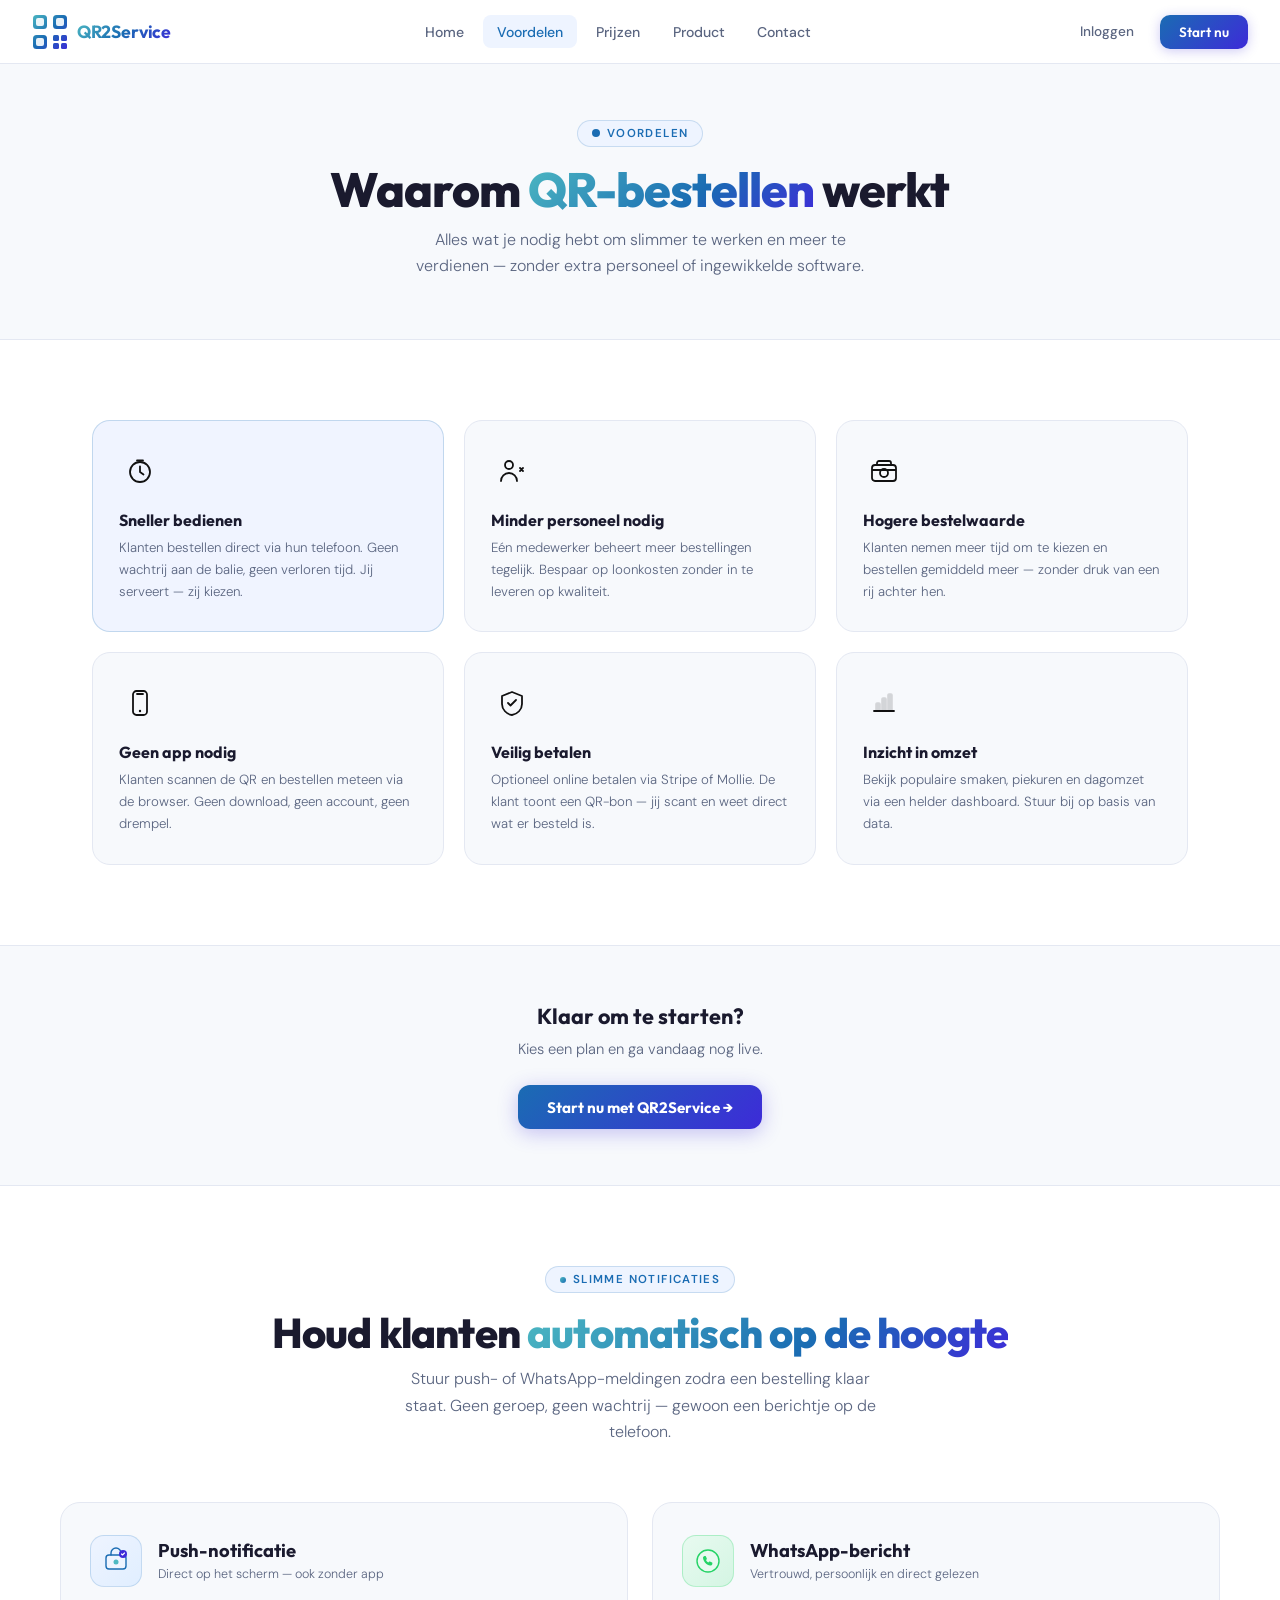
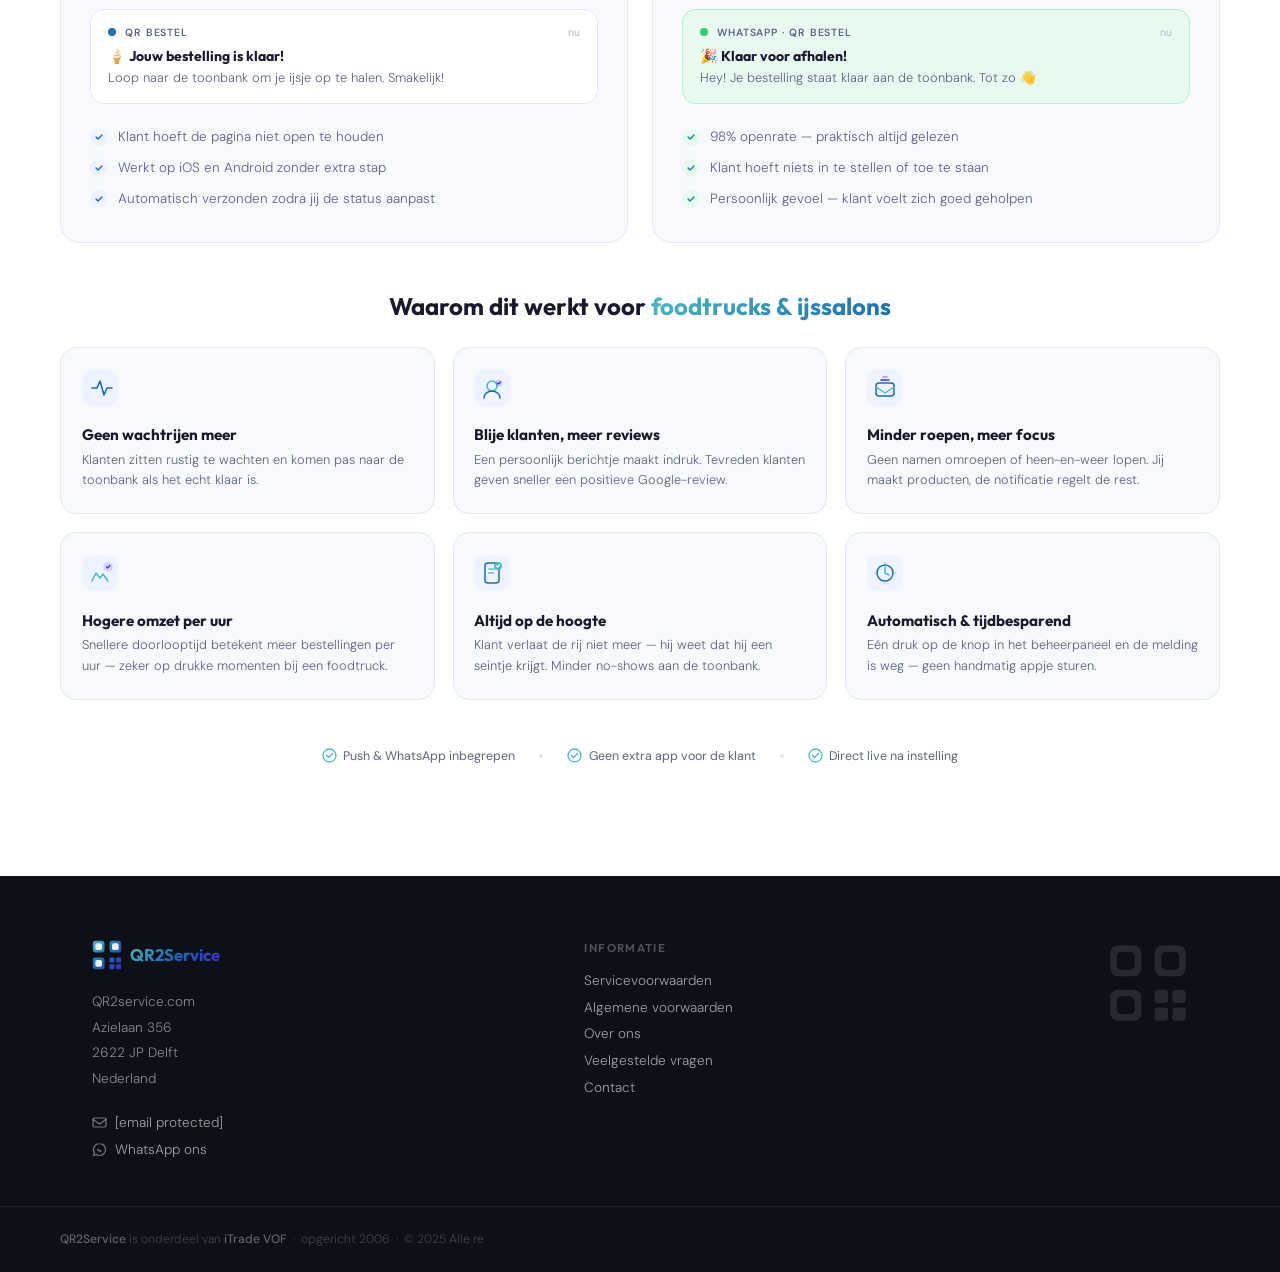
<file: voordelen.html>
<!DOCTYPE html>
<html lang="nl">
<head>
<meta charset="UTF-8">
<meta name="viewport" content="width=device-width, initial-scale=1.0">
<title>Voordelen – QR2Service</title>
<link href="https://fonts.googleapis.com/css2?family=Outfit:wght@300;400;500;600;700;800&family=DM+Sans:wght@300;400;500&display=swap" rel="stylesheet">
<link rel="stylesheet" href="shared.css">
</head>
<body>

<!-- ══ NAV ══ -->
<nav>
  <a href="index.html" class="logo">
    <svg class="logo-mark" viewBox="0 0 36 36" fill="none"><defs><linearGradient id="lg" x1="0" y1="0" x2="36" y2="36" gradientUnits="userSpaceOnUse"><stop offset="0%" stop-color="rgb(77,185,194)"/><stop offset="50%" stop-color="rgb(26,108,179)"/><stop offset="100%" stop-color="rgb(61,43,216)"/></linearGradient></defs><rect x="1" y="1" width="14" height="14" rx="3.5" fill="url(#lg)"/><rect x="4" y="4" width="8" height="8" rx="2" fill="#fff" opacity=".9"/><rect x="21" y="1" width="14" height="14" rx="3.5" fill="url(#lg)"/><rect x="24" y="4" width="8" height="8" rx="2" fill="#fff" opacity=".9"/><rect x="1" y="21" width="14" height="14" rx="3.5" fill="url(#lg)"/><rect x="4" y="24" width="8" height="8" rx="2" fill="#fff" opacity=".9"/><rect x="21" y="21" width="6" height="6" rx="1.5" fill="url(#lg)"/><rect x="29" y="21" width="6" height="6" rx="1.5" fill="url(#lg)"/><rect x="21" y="29" width="6" height="6" rx="1.5" fill="url(#lg)"/><rect x="29" y="29" width="6" height="6" rx="1.5" fill="url(#lg)"/></svg>
    <span class="logo-text">QR2Service</span>
  </a>
  <div class="nav-links">
    <a href="index.html">Home</a>
    <a href="voordelen.html" class="active">Voordelen</a>
    <a href="prijzen.html">Prijzen</a>
    <a href="product.html">Product</a>
    <a href="contact.html">Contact</a>
  </div>
  <div class="nav-right">
    <a href="#" class="btn-login">Inloggen</a>
    <a href="contact.html" class="btn-signup">Start nu</a>
  </div>
  <button class="hamburger" onclick="document.querySelector('.mobile-menu').classList.toggle('open')" aria-label="Menu">
    <svg width="22" height="18" viewBox="0 0 22 18" fill="none"><rect y="0" width="22" height="2.4" rx="1.2" fill="#2a2a4a"/><rect y="7.8" width="16" height="2.4" rx="1.2" fill="#2a2a4a"/><rect y="15.6" width="22" height="2.4" rx="1.2" fill="#2a2a4a"/></svg>
  </button>
</nav>
<div class="mobile-menu">
  <a href="index.html">Home</a>
  <a href="voordelen.html">Voordelen</a>
  <a href="prijzen.html">Prijzen</a>
  <a href="product.html">Product</a>
  <a href="contact.html">Contact</a>
  <a href="contact.html" style="color:var(--blue);font-weight:600;border-bottom:none;">Start nu →</a>
</div>

<!-- ══ PAGE HEADER ══ -->
<div class="page-header">
  <div class="pill">
    <svg width="8" height="8" viewBox="0 0 8 8"><circle cx="4" cy="4" r="4" fill="rgb(26,108,179)"/></svg>
    Voordelen
  </div>
  <h1>Waarom <em>QR-bestellen</em> werkt</h1>
  <p>Alles wat je nodig hebt om slimmer te werken en meer te verdienen — zonder extra personeel of ingewikkelde software.</p>
</div>

<!-- ══ FEATURES GRID ══ -->
<section class="features-section">
  <div class="feat-grid">

    <!-- 1 -->
    <div class="feat-card highlight">
      <div class="feat-icon-wrap">
        <svg width="28" height="28" viewBox="0 0 28 28" fill="none"><circle cx="14" cy="15" r="10" stroke="#111" stroke-width="1.8"/><path d="M14 9.5V15L17.5 17.5" stroke="#111" stroke-width="1.8" stroke-linecap="round" stroke-linejoin="round"/><path d="M11 3.5H17" stroke="#111" stroke-width="1.8" stroke-linecap="round"/></svg>
      </div>
      <h3>Sneller bedienen</h3>
      <p>Klanten bestellen direct via hun telefoon. Geen wachtrij aan de balie, geen verloren tijd. Jij serveert — zij kiezen.</p>
    </div>

    <!-- 2 -->
    <div class="feat-card">
      <div class="feat-icon-wrap">
        <svg width="28" height="28" viewBox="0 0 28 28" fill="none"><circle cx="11" cy="8" r="4" stroke="#111" stroke-width="1.8"/><path d="M3 24C3 19.582 6.582 16 11 16C15.418 16 19 19.582 19 24" stroke="#111" stroke-width="1.8" stroke-linecap="round"/><path d="M22 11L25 14M25 11L22 14" stroke="#111" stroke-width="1.8" stroke-linecap="round"/></svg>
      </div>
      <h3>Minder personeel nodig</h3>
      <p>Eén medewerker beheert meer bestellingen tegelijk. Bespaar op loonkosten zonder in te leveren op kwaliteit.</p>
    </div>

    <!-- 3 -->
    <div class="feat-card">
      <div class="feat-icon-wrap">
        <svg width="28" height="28" viewBox="0 0 28 28" fill="none"><rect x="2" y="8" width="24" height="16" rx="3" stroke="#111" stroke-width="1.8"/><circle cx="14" cy="16" r="4" stroke="#111" stroke-width="1.8"/><path d="M2 13H26" stroke="#111" stroke-width="1.8"/><path d="M7 8V6C7 4.9 7.9 4 9 4H19C20.1 4 21 4.9 21 6V8" stroke="#111" stroke-width="1.8" stroke-linecap="round"/></svg>
      </div>
      <h3>Hogere bestelwaarde</h3>
      <p>Klanten nemen meer tijd om te kiezen en bestellen gemiddeld meer — zonder druk van een rij achter hen.</p>
    </div>

    <!-- 4 -->
    <div class="feat-card">
      <div class="feat-icon-wrap">
        <svg width="28" height="28" viewBox="0 0 28 28" fill="none"><rect x="7" y="2" width="14" height="24" rx="3.5" stroke="#111" stroke-width="1.8"/><path d="M11 5H17" stroke="#111" stroke-width="1.8" stroke-linecap="round"/><circle cx="14" cy="22" r="1.2" fill="#111"/></svg>
      </div>
      <h3>Geen app nodig</h3>
      <p>Klanten scannen de QR en bestellen meteen via de browser. Geen download, geen account, geen drempel.</p>
    </div>

    <!-- 5 -->
    <div class="feat-card">
      <div class="feat-icon-wrap">
        <svg width="28" height="28" viewBox="0 0 28 28" fill="none"><path d="M14 3L24 7V15C24 20.5 19.5 25.2 14 26C8.5 25.2 4 20.5 4 15V7L14 3Z" stroke="#111" stroke-width="1.8" stroke-linejoin="round"/><path d="M10 14L12.5 16.5L18 11" stroke="#111" stroke-width="1.8" stroke-linecap="round" stroke-linejoin="round"/></svg>
      </div>
      <h3>Veilig betalen</h3>
      <p>Optioneel online betalen via Stripe of Mollie. De klant toont een QR-bon — jij scant en weet direct wat er besteld is.</p>
    </div>

    <!-- 6 -->
    <div class="feat-card">
      <div class="feat-icon-wrap">
        <svg width="28" height="28" viewBox="0 0 28 28" fill="none"><path d="M4 22H24" stroke="#111" stroke-width="1.8" stroke-linecap="round"/><rect x="6" y="14" width="4" height="8" rx="1" fill="#111" opacity=".15" stroke="#111" stroke-width="1.6"/><rect x="12" y="9" width="4" height="13" rx="1" fill="#111" opacity=".15" stroke="#111" stroke-width="1.6"/><rect x="18" y="5" width="4" height="17" rx="1" fill="#111" opacity=".15" stroke="#111" stroke-width="1.6"/></svg>
      </div>
      <h3>Inzicht in omzet</h3>
      <p>Bekijk populaire smaken, piekuren en dagomzet via een helder dashboard. Stuur bij op basis van data.</p>
    </div>

  </div>
</section>

<!-- CTA strip -->
<div style="background:var(--off);border-top:1px solid var(--border);border-bottom:1px solid var(--border);padding:3.5rem 2rem;text-align:center;">
  <p style="font-family:'Outfit',sans-serif;font-weight:700;font-size:1.35rem;color:var(--text);margin-bottom:.6rem;">Klaar om te starten?</p>
  <p style="font-size:.92rem;color:var(--muted);font-weight:300;margin-bottom:1.6rem;">Kies een plan en ga vandaag nog live.</p>
  <a href="contact.html" class="cta-primary" style="display:inline-flex;">Start nu met QR2Service →</a>
</div>

<!-- ══════════ NOTIFICATIES — SECTION ══════════ -->
<!-- Fonts & variabelen komen uit jouw gedeelde stylesheet (DM Sans, Outfit, --teal, --blue, --violet, --border, --off, --text, --muted) -->

<style>
  /* ── Notificaties section ── */
  .notif-section {
    font-family: 'DM Sans', sans-serif;
    background: #fff;
    padding: 5rem 2rem;
    color: var(--text);
  }
  .notif-inner { max-width: 1160px; margin: 0 auto; }

  .notif-header { text-align: center; margin-bottom: 3.5rem; }
  .notif-label {
    display: inline-flex; align-items: center; gap: .45rem;
    font-size: .72rem; font-weight: 600; letter-spacing: .12em; text-transform: uppercase;
    color: var(--blue); background: #eef4ff; border: 1px solid rgba(26,108,179,.18);
    padding: .3rem .85rem; border-radius: 100px; margin-bottom: 1rem;
  }
  .notif-label span {
    width: 6px; height: 6px; border-radius: 50%;
    background: linear-gradient(135deg, var(--teal), var(--blue)); display: inline-block;
  }
  .notif-header h2 {
    font-family: 'Outfit', sans-serif; font-weight: 800;
    font-size: clamp(1.8rem, 3.5vw, 2.6rem); line-height: 1.15;
    letter-spacing: -.02em; color: var(--text); margin-bottom: .6rem;
  }
  .notif-header h2 em {
    font-style: normal;
    background: linear-gradient(135deg, var(--teal) 0%, var(--blue) 60%, var(--violet) 100%);
    -webkit-background-clip: text; -webkit-text-fill-color: transparent; background-clip: text;
  }
  .notif-header p {
    font-size: 1rem; color: var(--muted); font-weight: 300;
    max-width: 500px; margin: 0 auto; line-height: 1.65;
  }

  /* ── Channel cards ── */
  .notif-channels {
    display: grid; grid-template-columns: 1fr 1fr;
    gap: 1.5rem; margin-bottom: 3rem;
  }
  .notif-card {
    background: var(--off); border: 1px solid var(--border);
    border-radius: 20px; padding: 2rem 1.8rem;
    position: relative; overflow: hidden;
    transition: transform .2s, box-shadow .2s, border-color .2s;
  }
  .notif-card::before {
    content: ''; position: absolute; top: 0; left: 0; right: 0; height: 3px;
    border-radius: 20px 20px 0 0; opacity: 0; transition: opacity .2s;
  }
  .notif-card.push::before  { background: linear-gradient(90deg, var(--teal), var(--blue)); }
  .notif-card.whatsapp::before { background: linear-gradient(90deg, #25D366, #128C7E); }
  .notif-card:hover { transform: translateY(-4px); box-shadow: 0 12px 36px rgba(26,108,179,.09); border-color: rgba(26,108,179,.22); }
  .notif-card:hover::before { opacity: 1; }

  .notif-card-header { display: flex; align-items: center; gap: 1rem; margin-bottom: 1.4rem; }
  .notif-icon-ring {
    width: 52px; height: 52px; border-radius: 14px; flex-shrink: 0;
    display: flex; align-items: center; justify-content: center;
  }
  .notif-icon-ring.push-ring { background: linear-gradient(135deg, #eef4ff, #e0eeff); border: 1.5px solid rgba(26,108,179,.18); }
  .notif-icon-ring.wa-ring   { background: linear-gradient(135deg, #e8faf0, #d4f5e3); border: 1.5px solid rgba(37,211,102,.25); }

  .notif-card-title { font-family: 'Outfit', sans-serif; font-weight: 700; font-size: 1.15rem; color: var(--text); margin-bottom: .2rem; }
  .notif-card-sub   { font-size: .78rem; color: var(--muted); font-weight: 300; }

  /* mock notification bubble */
  .notif-mock {
    border-radius: 14px; padding: 1rem 1.1rem; margin-bottom: 1.4rem;
    border: 1px solid var(--border);
  }
  .notif-mock.push-mock { background: #fff; }
  .notif-mock.wa-mock   { background: #e8faf0; border-color: rgba(37,211,102,.25); }

  .mock-bar { display: flex; align-items: center; gap: .55rem; margin-bottom: .5rem; }
  .mock-dot { width: 8px; height: 8px; border-radius: 50%; flex-shrink: 0; }
  .mock-dot.push { background: var(--blue); }
  .mock-dot.wa   { background: #25D366; }
  .mock-app  { font-size: .65rem; font-weight: 600; color: var(--muted); text-transform: uppercase; letter-spacing: .08em; }
  .mock-time { font-size: .65rem; color: #b0b7c8; margin-left: auto; }
  .mock-title { font-family: 'Outfit', sans-serif; font-weight: 700; font-size: .88rem; color: var(--text); margin-bottom: .2rem; }
  .mock-body  { font-size: .8rem; color: var(--muted); font-weight: 300; line-height: 1.5; }

  /* benefits */
  .notif-benefits { display: flex; flex-direction: column; gap: .65rem; }
  .notif-benefit  { display: flex; align-items: flex-start; gap: .65rem; font-size: .84rem; color: var(--muted); font-weight: 300; line-height: 1.55; }
  .benefit-check  { width: 18px; height: 18px; border-radius: 50%; flex-shrink: 0; margin-top: 1px; display: flex; align-items: center; justify-content: center; }
  .benefit-check.push { background: #eef4ff; }
  .benefit-check.wa   { background: #e8faf0; }

  @media (max-width: 740px) { .notif-channels { grid-template-columns: 1fr; } }

  /* ── Voordelen grid ── */
  .notif-voordelen-title {
    text-align: center; margin-bottom: 1.6rem;
    font-family: 'Outfit', sans-serif; font-weight: 700;
    font-size: clamp(1.2rem, 2.5vw, 1.5rem); color: var(--text);
  }
  .notif-voordelen-title span {
    background: linear-gradient(135deg, var(--teal), var(--blue));
    -webkit-background-clip: text; -webkit-text-fill-color: transparent; background-clip: text;
  }

  .voordelen-grid { display: grid; grid-template-columns: repeat(3, 1fr); gap: 1.1rem; }
  .voordeel-card {
    background: var(--off); border: 1px solid var(--border); border-radius: 16px;
    padding: 1.4rem 1.3rem; position: relative; overflow: hidden;
    transition: transform .2s, box-shadow .2s, border-color .2s;
  }
  .voordeel-card:hover { transform: translateY(-3px); box-shadow: 0 10px 28px rgba(26,108,179,.08); border-color: rgba(26,108,179,.2); }
  .voordeel-card::before {
    content: ''; position: absolute; top: 0; left: 0; right: 0; height: 3px;
    background: linear-gradient(90deg, var(--teal), var(--blue));
    opacity: 0; transition: opacity .2s; border-radius: 16px 16px 0 0;
  }
  .voordeel-card:hover::before { opacity: 1; }
  .voordeel-icon { margin-bottom: .9rem; }
  .voordeel-card h4 { font-family: 'Outfit', sans-serif; font-weight: 700; font-size: .95rem; color: var(--text); margin-bottom: .35rem; }
  .voordeel-card p  { font-size: .8rem; color: var(--muted); font-weight: 300; line-height: 1.6; }

  @media (max-width: 740px) { .voordelen-grid { grid-template-columns: repeat(2, 1fr); } }
  @media (max-width: 480px) { .voordelen-grid { grid-template-columns: 1fr; } }

  /* trust */
  .notif-trust { display: flex; align-items: center; justify-content: center; gap: 1.5rem; margin-top: 3rem; flex-wrap: wrap; }
  .notif-trust-item { display: flex; align-items: center; gap: .4rem; font-size: .78rem; color: var(--muted); font-weight: 400; }
  .notif-trust-dot  { width: 4px; height: 4px; border-radius: 50%; background: var(--border); }
</style>

<section class="notif-section">
  <div class="notif-inner">

    <div class="notif-header">
      <div class="notif-label"><span></span> Slimme notificaties</div>
      <h2>Houd klanten <em>automatisch op de hoogte</em></h2>
      <p>Stuur push- of WhatsApp-meldingen zodra een bestelling klaar staat. Geen geroep, geen wachtrij — gewoon een berichtje op de telefoon.</p>
    </div>

    <!-- Channel cards -->
    <div class="notif-channels">

      <!-- Push -->
      <div class="notif-card push">
        <div class="notif-card-header">
          <div class="notif-icon-ring push-ring">
            <svg width="28" height="28" viewBox="0 0 28 28" fill="none">
              <rect x="4" y="8" width="20" height="14" rx="3" fill="#eef4ff" stroke="rgb(26,108,179)" stroke-width="1.4"/>
              <path d="M9 8V6a5 5 0 0110 0v2" stroke="rgb(26,108,179)" stroke-width="1.4" stroke-linecap="round"/>
              <circle cx="14" cy="15" r="2.5" fill="rgb(77,185,194)"/>
              <circle cx="21" cy="7" r="4" fill="rgb(61,43,216)"/>
              <path d="M19.5 7l1 1 2-2" stroke="#fff" stroke-width="1.1" stroke-linecap="round" stroke-linejoin="round"/>
            </svg>
          </div>
          <div>
            <div class="notif-card-title">Push-notificatie</div>
            <div class="notif-card-sub">Direct op het scherm — ook zonder app</div>
          </div>
        </div>
        <div class="notif-mock push-mock">
          <div class="mock-bar">
            <div class="mock-dot push"></div>
            <div class="mock-app">QR Bestel</div>
            <div class="mock-time">nu</div>
          </div>
          <div class="mock-title">🍦 Jouw bestelling is klaar!</div>
          <div class="mock-body">Loop naar de toonbank om je ijsje op te halen. Smakelijk!</div>
        </div>
        <div class="notif-benefits">
          <div class="notif-benefit">
            <div class="benefit-check push"><svg width="10" height="10" viewBox="0 0 10 10" fill="none"><path d="M2 5l2 2 4-4" stroke="rgb(26,108,179)" stroke-width="1.4" stroke-linecap="round" stroke-linejoin="round"/></svg></div>
            Klant hoeft de pagina niet open te houden
          </div>
          <div class="notif-benefit">
            <div class="benefit-check push"><svg width="10" height="10" viewBox="0 0 10 10" fill="none"><path d="M2 5l2 2 4-4" stroke="rgb(26,108,179)" stroke-width="1.4" stroke-linecap="round" stroke-linejoin="round"/></svg></div>
            Werkt op iOS en Android zonder extra stap
          </div>
          <div class="notif-benefit">
            <div class="benefit-check push"><svg width="10" height="10" viewBox="0 0 10 10" fill="none"><path d="M2 5l2 2 4-4" stroke="rgb(26,108,179)" stroke-width="1.4" stroke-linecap="round" stroke-linejoin="round"/></svg></div>
            Automatisch verzonden zodra jij de status aanpast
          </div>
        </div>
      </div>

      <!-- WhatsApp -->
      <div class="notif-card whatsapp">
        <div class="notif-card-header">
          <div class="notif-icon-ring wa-ring">
            <svg width="28" height="28" viewBox="0 0 28 28" fill="none">
              <circle cx="14" cy="14" r="11" fill="#e8faf0" stroke="#25D366" stroke-width="1.4"/>
              <path d="M9 10.5c.3-1 1.2-1.5 2-1.5.4 0 .7.1.8.3l1 2.2c.1.3 0 .6-.2.9l-.6.7c.5 1 1.3 1.9 2.3 2.3l.7-.6c.2-.2.6-.3.9-.2l2.2 1c.2.1.3.4.3.8 0 .8-.5 1.7-1.5 2C14 19.5 9 14.5 9 10.5z" fill="#25D366"/>
            </svg>
          </div>
          <div>
            <div class="notif-card-title">WhatsApp-bericht</div>
            <div class="notif-card-sub">Vertrouwd, persoonlijk en direct gelezen</div>
          </div>
        </div>
        <div class="notif-mock wa-mock">
          <div class="mock-bar">
            <div class="mock-dot wa"></div>
            <div class="mock-app">WhatsApp · QR Bestel</div>
            <div class="mock-time">nu</div>
          </div>
          <div class="mock-title">🎉 Klaar voor afhalen!</div>
          <div class="mock-body">Hey! Je bestelling staat klaar aan de toonbank. Tot zo 👋</div>
        </div>
        <div class="notif-benefits">
          <div class="notif-benefit">
            <div class="benefit-check wa"><svg width="10" height="10" viewBox="0 0 10 10" fill="none"><path d="M2 5l2 2 4-4" stroke="#128C7E" stroke-width="1.4" stroke-linecap="round" stroke-linejoin="round"/></svg></div>
            98% openrate — praktisch altijd gelezen
          </div>
          <div class="notif-benefit">
            <div class="benefit-check wa"><svg width="10" height="10" viewBox="0 0 10 10" fill="none"><path d="M2 5l2 2 4-4" stroke="#128C7E" stroke-width="1.4" stroke-linecap="round" stroke-linejoin="round"/></svg></div>
            Klant hoeft niets in te stellen of toe te staan
          </div>
          <div class="notif-benefit">
            <div class="benefit-check wa"><svg width="10" height="10" viewBox="0 0 10 10" fill="none"><path d="M2 5l2 2 4-4" stroke="#128C7E" stroke-width="1.4" stroke-linecap="round" stroke-linejoin="round"/></svg></div>
            Persoonlijk gevoel — klant voelt zich goed geholpen
          </div>
        </div>
      </div>

    </div>

    <!-- Voordelen -->
    <div class="notif-voordelen-title">Waarom dit werkt voor <span>foodtrucks &amp; ijssalons</span></div>

    <div class="voordelen-grid">

      <div class="voordeel-card">
        <div class="voordeel-icon">
          <svg width="36" height="36" viewBox="0 0 36 36" fill="none"><rect width="36" height="36" rx="10" fill="#eef4ff"/><path d="M10 18h5l3-7 4 14 3-7h5" stroke="rgb(26,108,179)" stroke-width="1.6" stroke-linecap="round" stroke-linejoin="round"/></svg>
        </div>
        <h4>Geen wachtrijen meer</h4>
        <p>Klanten zitten rustig te wachten en komen pas naar de toonbank als het echt klaar is.</p>
      </div>

      <div class="voordeel-card">
        <div class="voordeel-icon">
          <svg width="36" height="36" viewBox="0 0 36 36" fill="none"><rect width="36" height="36" rx="10" fill="#eef4ff"/><circle cx="18" cy="16" r="5" stroke="rgb(77,185,194)" stroke-width="1.6"/><path d="M10 28c0-4 3.6-7 8-7s8 3 8 7" stroke="rgb(26,108,179)" stroke-width="1.6" stroke-linecap="round"/><circle cx="25" cy="13" r="3" fill="rgb(61,43,216)" opacity="0.2" stroke="rgb(61,43,216)" stroke-width="1.2"/><path d="M23.5 13l1 1 2-2" stroke="rgb(61,43,216)" stroke-width="1.1" stroke-linecap="round" stroke-linejoin="round"/></svg>
        </div>
        <h4>Blije klanten, meer reviews</h4>
        <p>Een persoonlijk berichtje maakt indruk. Tevreden klanten geven sneller een positieve Google-review.</p>
      </div>

      <div class="voordeel-card">
        <div class="voordeel-icon">
          <svg width="36" height="36" viewBox="0 0 36 36" fill="none"><rect width="36" height="36" rx="10" fill="#eef4ff"/><rect x="9" y="13" width="18" height="13" rx="3" fill="#eef4ff" stroke="rgb(26,108,179)" stroke-width="1.5"/><path d="M9 17l9 6 9-6" stroke="rgb(77,185,194)" stroke-width="1.5" stroke-linecap="round" stroke-linejoin="round"/><path d="M14 10h8" stroke="rgb(61,43,216)" stroke-width="1.5" stroke-linecap="round"/><path d="M16 7h4" stroke="rgb(61,43,216)" stroke-width="1.5" stroke-linecap="round" opacity="0.5"/></svg>
        </div>
        <h4>Minder roepen, meer focus</h4>
        <p>Geen namen omroepen of heen-en-weer lopen. Jij maakt producten, de notificatie regelt de rest.</p>
      </div>

      <div class="voordeel-card">
        <div class="voordeel-icon">
          <svg width="36" height="36" viewBox="0 0 36 36" fill="none"><rect width="36" height="36" rx="10" fill="#eef4ff"/><path d="M10 26l4-8 4 5 3-4 5 7" stroke="rgb(77,185,194)" stroke-width="1.6" stroke-linecap="round" stroke-linejoin="round"/><circle cx="26" cy="12" r="4" fill="rgb(61,43,216)" opacity="0.15" stroke="rgb(61,43,216)" stroke-width="1.4"/><path d="M24.5 12l1 1 2.5-2.5" stroke="rgb(61,43,216)" stroke-width="1.2" stroke-linecap="round" stroke-linejoin="round"/></svg>
        </div>
        <h4>Hogere omzet per uur</h4>
        <p>Snellere doorlooptijd betekent meer bestellingen per uur — zeker op drukke momenten bij een foodtruck.</p>
      </div>

      <div class="voordeel-card">
        <div class="voordeel-icon">
          <svg width="36" height="36" viewBox="0 0 36 36" fill="none"><rect width="36" height="36" rx="10" fill="#eef4ff"/><rect x="11" y="8" width="14" height="20" rx="3" fill="#eef4ff" stroke="rgb(26,108,179)" stroke-width="1.5"/><rect x="14" y="13" width="8" height="2" rx="1" fill="rgb(77,185,194)" opacity="0.6"/><rect x="14" y="17" width="6" height="2" rx="1" fill="rgb(26,108,179)" opacity="0.4"/><circle cx="24" cy="11" r="4" fill="rgb(77,185,194)"/><path d="M22.5 11l1 1 2-2" stroke="#fff" stroke-width="1.2" stroke-linecap="round" stroke-linejoin="round"/></svg>
        </div>
        <h4>Altijd op de hoogte</h4>
        <p>Klant verlaat de rij niet meer — hij weet dat hij een seintje krijgt. Minder no-shows aan de toonbank.</p>
      </div>

      <div class="voordeel-card">
        <div class="voordeel-icon">
          <svg width="36" height="36" viewBox="0 0 36 36" fill="none"><rect width="36" height="36" rx="10" fill="#eef4ff"/><circle cx="18" cy="18" r="8" stroke="rgb(26,108,179)" stroke-width="1.5" fill="#eef4ff"/><path d="M18 12v6l4 2" stroke="rgb(77,185,194)" stroke-width="1.6" stroke-linecap="round" stroke-linejoin="round"/><path d="M18 9V7M18 29v-2M9 18H7M29 18h-2" stroke="rgb(26,108,179)" stroke-width="1.2" stroke-linecap="round" opacity="0.3"/></svg>
        </div>
        <h4>Automatisch &amp; tijdbesparend</h4>
        <p>Eén druk op de knop in het beheerpaneel en de melding is weg — geen handmatig appje sturen.</p>
      </div>

    </div>

    <!-- Trust -->
    <div class="notif-trust">
      <div class="notif-trust-item">
        <svg width="15" height="15" viewBox="0 0 15 15" fill="none"><circle cx="7.5" cy="7.5" r="6.5" stroke="rgb(77,185,194)" stroke-width="1.3"/><path d="M4.5 7.5l2 2 4-4" stroke="rgb(77,185,194)" stroke-width="1.3" stroke-linecap="round" stroke-linejoin="round"/></svg>
        Push &amp; WhatsApp inbegrepen
      </div>
      <div class="notif-trust-dot"></div>
      <div class="notif-trust-item">
        <svg width="15" height="15" viewBox="0 0 15 15" fill="none"><circle cx="7.5" cy="7.5" r="6.5" stroke="rgb(77,185,194)" stroke-width="1.3"/><path d="M4.5 7.5l2 2 4-4" stroke="rgb(77,185,194)" stroke-width="1.3" stroke-linecap="round" stroke-linejoin="round"/></svg>
        Geen extra app voor de klant
      </div>
      <div class="notif-trust-dot"></div>
      <div class="notif-trust-item">
        <svg width="15" height="15" viewBox="0 0 15 15" fill="none"><circle cx="7.5" cy="7.5" r="6.5" stroke="rgb(77,185,194)" stroke-width="1.3"/><path d="M4.5 7.5l2 2 4-4" stroke="rgb(77,185,194)" stroke-width="1.3" stroke-linecap="round" stroke-linejoin="round"/></svg>
        Direct live na instelling
      </div>
    </div>

  </div>
</section>
<!-- ══════════ EINDE NOTIFICATIES ══════════ -->





<!-- ══ FOOTER ══ -->
<footer class="site-footer">
  <div class="footer-top">
    <div class="footer-col-brand">
      <a href="index.html" class="footer-brand-logo">
        <svg width="30" height="30" viewBox="0 0 36 36" fill="none"><defs><linearGradient id="flg" x1="0" y1="0" x2="36" y2="36" gradientUnits="userSpaceOnUse"><stop offset="0%" stop-color="rgb(77,185,194)"/><stop offset="50%" stop-color="rgb(26,108,179)"/><stop offset="100%" stop-color="rgb(61,43,216)"/></linearGradient></defs><rect x="1" y="1" width="14" height="14" rx="3.5" fill="url(#flg)"/><rect x="4" y="4" width="8" height="8" rx="2" fill="#fff" opacity=".9"/><rect x="21" y="1" width="14" height="14" rx="3.5" fill="url(#flg)"/><rect x="24" y="4" width="8" height="8" rx="2" fill="#fff" opacity=".9"/><rect x="1" y="21" width="14" height="14" rx="3.5" fill="url(#flg)"/><rect x="4" y="24" width="8" height="8" rx="2" fill="#fff" opacity=".9"/><rect x="21" y="21" width="6" height="6" rx="1.5" fill="url(#flg)"/><rect x="29" y="21" width="6" height="6" rx="1.5" fill="url(#flg)"/><rect x="21" y="29" width="6" height="6" rx="1.5" fill="url(#flg)"/><rect x="29" y="29" width="6" height="6" rx="1.5" fill="url(#flg)"/></svg>
        <span class="footer-brand-name">QR2Service</span>
      </a>
      <div class="footer-address">QR2service.com<br>Azielaan 356<br>2622 JP Delft<br>Nederland</div>
      <div class="footer-contact-links">
        <a href="/cdn-cgi/l/email-protection#e88b87869c898b9ca8999ada9b8d9a9e818b8dc68b8785"><svg width="15" height="15" viewBox="0 0 15 15" fill="none"><rect x="1" y="3" width="13" height="9" rx="1.5" stroke="currentColor" stroke-width="1.2"/><path d="M1 4.5L7.5 9L14 4.5" stroke="currentColor" stroke-width="1.2" stroke-linecap="round"/></svg><span class="__cf_email__" data-cfemail="e0838f8e94818394a09192d293859296898385ce838f8d">[email&#160;protected]</span></a>
        <a href="https://wa.me/31637034220" target="_blank" rel="noopener"><svg width="15" height="15" viewBox="0 0 15 15" fill="none"><path d="M7.5 1.5C4.2 1.5 1.5 4.2 1.5 7.5C1.5 8.7 1.9 9.8 2.5 10.7L1.5 13.5L4.4 12.5C5.3 13.1 6.4 13.5 7.5 13.5C10.8 13.5 13.5 10.8 13.5 7.5C13.5 4.2 10.8 1.5 7.5 1.5Z" stroke="currentColor" stroke-width="1.2" fill="none"/><path d="M5.5 7C5.6 7.7 6 8.3 6.6 8.8L7.1 8.2C7.3 8 7.5 8 7.7 8.1L8.8 8.5C9 8.6 9.1 8.8 9 9L8.7 9.8C7.7 9.6 5.3 8 5.3 7Z" stroke="currentColor" stroke-width="1" fill="none"/></svg>WhatsApp ons</a>
      </div>
    </div>
    <div class="footer-col-links">
      <h4>Informatie</h4>
      <ul>
        <li><a href="#">Servicevoorwaarden</a></li>
        <li><a href="#">Algemene voorwaarden</a></li>
        <li><a href="#">Over ons</a></li>
        <li><a href="#">Veelgestelde vragen</a></li>
        <li><a href="contact.html">Contact</a></li>
      </ul>
    </div>
    <div class="footer-col-logo">
      <svg width="80" height="80" viewBox="0 0 36 36" fill="none" opacity=".1"><rect x="1" y="1" width="14" height="14" rx="3.5" fill="#fff"/><rect x="4" y="4" width="8" height="8" rx="2" fill="#0d1117"/><rect x="21" y="1" width="14" height="14" rx="3.5" fill="#fff"/><rect x="24" y="4" width="8" height="8" rx="2" fill="#0d1117"/><rect x="1" y="21" width="14" height="14" rx="3.5" fill="#fff"/><rect x="4" y="24" width="8" height="8" rx="2" fill="#0d1117"/><rect x="21" y="21" width="6" height="6" rx="1.5" fill="#fff"/><rect x="29" y="21" width="6" height="6" rx="1.5" fill="#fff"/><rect x="21" y="29" width="6" height="6" rx="1.5" fill="#fff"/><rect x="29" y="29" width="6" height="6" rx="1.5" fill="#fff"/></svg>
    </div>
  </div>
  <div class="footer-bottom">
    <div class="footer-bottom-inner">
      <p><strong>QR2Service</strong> is onderdeel van <strong>iTrade VOF</strong> &nbsp;·&nbsp; opgericht 2006 &nbsp;·&nbsp; © 2025 Alle re
</file>
<file: shared.css>
:root {
  --teal:   rgb(77,185,194);
  --blue:   rgb(26,108,179);
  --violet: rgb(61,43,216);
  --dark:   #0d1117;
  --text:   #1a1a2e;
  --muted:  #5a6580;
  --border: #e4e8f2;
  --off:    #f7f9fc;
}

* { margin:0; padding:0; box-sizing:border-box; }
html { scroll-behavior:smooth; }
body { font-family:'DM Sans',sans-serif; background:#fff; color:var(--text); overflow-x:hidden; }

/* ══════════ NAV ══════════ */
nav {
  position:fixed; top:0; left:0; right:0; z-index:100;
  height:64px;
  background:rgba(255,255,255,0.92);
  backdrop-filter:blur(14px);
  border-bottom:1px solid var(--border);
  display:flex; align-items:center;
  padding:0 2rem; gap:2rem;
}
.logo { display:flex; align-items:center; gap:.55rem; text-decoration:none; flex-shrink:0; }
.logo-mark { width:36px; height:36px; flex-shrink:0; }
.logo-text {
  font-family:'Outfit',sans-serif; font-weight:700; font-size:1.1rem;
  background:linear-gradient(135deg,var(--teal) 0%,var(--blue) 50%,var(--violet) 100%);
  -webkit-background-clip:text; -webkit-text-fill-color:transparent; background-clip:text;
  letter-spacing:-0.01em;
}
.nav-links { display:flex; align-items:center; gap:.25rem; flex:1; justify-content:center; }
.nav-links a {
  font-size:.88rem; font-weight:500; color:var(--muted);
  text-decoration:none; padding:.45rem .9rem; border-radius:8px;
  transition:color .15s,background .15s; white-space:nowrap;
}
.nav-links a:hover { color:var(--text); background:var(--off); }
.nav-links a.active { color:var(--blue); background:#eef4ff; }
.nav-right { display:flex; align-items:center; gap:.7rem; flex-shrink:0; }
.btn-login {
  font-size:.85rem; font-weight:500; color:var(--muted);
  text-decoration:none; padding:.45rem .9rem; border-radius:8px; transition:color .15s;
}
.btn-login:hover { color:var(--text); }
.btn-signup {
  font-family:'Outfit',sans-serif; font-size:.85rem; font-weight:600;
  color:#fff; text-decoration:none; padding:.5rem 1.2rem; border-radius:10px;
  background:linear-gradient(135deg,var(--blue) 0%,var(--violet) 100%);
  transition:opacity .15s,transform .15s;
  box-shadow:0 2px 12px rgba(61,43,216,0.25);
}
.btn-signup:hover { opacity:.9; transform:translateY(-1px); }
.hamburger { display:none; background:none; border:none; cursor:pointer; padding:4px; margin-left:auto; }
.mobile-menu {
  display:none; position:fixed; top:64px; left:0; right:0; z-index:99;
  background:#fff; border-bottom:1px solid var(--border);
  padding:1rem 1.5rem 1.5rem; flex-direction:column; gap:.5rem;
}
.mobile-menu a {
  font-size:.95rem; font-weight:500; color:var(--muted);
  text-decoration:none; padding:.6rem 0; border-bottom:1px solid var(--border);
}
.mobile-menu a:last-child { border-bottom:none; }
.mobile-menu.open { display:flex; }
@media(max-width:700px) {
  .nav-links, .btn-login, .btn-signup { display:none; }
  .hamburger { display:block; }
}

/* ══════════ HERO ══════════ */
.hero {
  min-height:100svh; padding:64px 2rem 0;
  display:grid; grid-template-columns:1fr 1fr;
  align-items:center; gap:3rem;
  max-width:1160px; margin:0 auto;
}
@media(max-width:860px) {
  .hero { grid-template-columns:1fr; padding:88px 1.5rem 3rem; text-align:center; }
  .hero-trust { justify-content:center; }
}
.hero-left { display:flex; flex-direction:column; gap:1.4rem; padding:4rem 0; }
.hero-label {
  display:inline-flex; align-items:center; gap:.45rem;
  font-size:.72rem; font-weight:600; letter-spacing:.12em; text-transform:uppercase;
  color:var(--blue); background:#eef4ff; border:1px solid rgba(26,108,179,.18);
  padding:.3rem .85rem; border-radius:100px; width:fit-content;
}
@media(max-width:860px){ .hero-label { margin:0 auto; } }
.hero h1 {
  font-family:'Outfit',sans-serif; font-weight:800;
  font-size:clamp(2.2rem,4.5vw,3.4rem); line-height:1.1; letter-spacing:-.02em; color:var(--text);
}
.hero h1 em {
  font-style:normal;
  background:linear-gradient(135deg,var(--teal) 0%,var(--blue) 60%,var(--violet) 100%);
  -webkit-background-clip:text; -webkit-text-fill-color:transparent; background-clip:text;
}
.hero-sub { font-size:1.05rem; line-height:1.7; color:var(--muted); font-weight:300; max-width:420px; }
@media(max-width:860px){ .hero-sub { margin:0 auto; } }
.hero-ctas { display:flex; align-items:center; gap:.85rem; flex-wrap:wrap; }
@media(max-width:860px){ .hero-ctas { justify-content:center; } }
.cta-primary {
  font-family:'Outfit',sans-serif; font-weight:700; font-size:.95rem;
  color:#fff; text-decoration:none; padding:.8rem 1.8rem; border-radius:12px;
  background:linear-gradient(135deg,var(--blue) 0%,var(--violet) 100%);
  box-shadow:0 4px 20px rgba(61,43,216,.28);
  transition:transform .18s,box-shadow .18s; display:flex; align-items:center; gap:.5rem;
}
.cta-primary:hover { transform:translateY(-2px); box-shadow:0 8px 28px rgba(61,43,216,.35); }
.cta-secondary {
  font-family:'Outfit',sans-serif; font-weight:600; font-size:.95rem;
  color:var(--blue); text-decoration:none; padding:.8rem 1.8rem; border-radius:12px;
  border:1.5px solid var(--border); background:#fff; transition:border-color .18s,background .18s;
}
.cta-secondary:hover { border-color:var(--blue); background:#eef4ff; }
.hero-trust { display:flex; align-items:center; gap:1.2rem; flex-wrap:wrap; }
.trust-dot { width:4px; height:4px; border-radius:50%; background:var(--border); }
.trust-item { font-size:.78rem; color:var(--muted); font-weight:400; display:flex; align-items:center; gap:.35rem; }
.trust-item svg { flex-shrink:0; }
.hero-right { display:flex; align-items:center; justify-content:center; padding:5rem 0 3rem; position:relative; }
.hero-image-wrap { position:relative; width:100%; max-width:540px; }
.hero-image-wrap::before {
  content:''; position:absolute; inset:-40px;
  background:radial-gradient(ellipse at 60% 50%,rgba(77,185,194,.12) 0%,rgba(61,43,216,.08) 50%,transparent 75%);
  border-radius:50%; pointer-events:none;
}
.hero-image-wrap img {
  width:100%; height:auto; display:block; position:relative; z-index:1;
  animation:floatImg 5s ease-in-out infinite;
  filter:drop-shadow(0 24px 48px rgba(26,108,179,.18));
}
@keyframes floatImg { 0%,100%{transform:translateY(0)} 50%{transform:translateY(-10px)} }
@media(max-width:860px){ .hero-right{padding:1rem 0 2rem} .hero-image-wrap{max-width:320px} }

/* ══════════ PAGE HEADER (inner pages) ══════════ */
.page-header {
  padding:120px 2rem 60px;
  background:var(--off);
  border-bottom:1px solid var(--border);
  text-align:center;
}
.page-header .pill {
  display:inline-flex; align-items:center; gap:.45rem;
  font-size:.72rem; font-weight:600; letter-spacing:.12em; text-transform:uppercase;
  color:var(--blue); background:#eef4ff; border:1px solid rgba(26,108,179,.18);
  padding:.3rem .85rem; border-radius:100px; margin-bottom:1rem;
}
.page-header h1 {
  font-family:'Outfit',sans-serif; font-weight:800;
  font-size:clamp(2rem,4vw,3rem); line-height:1.1; letter-spacing:-.02em; color:var(--text);
  margin-bottom:.7rem;
}
.page-header h1 em {
  font-style:normal;
  background:linear-gradient(135deg,var(--teal) 0%,var(--blue) 60%,var(--violet) 100%);
  -webkit-background-clip:text; -webkit-text-fill-color:transparent; background-clip:text;
}
.page-header p { font-size:1rem; color:var(--muted); font-weight:300; max-width:480px; margin:0 auto; line-height:1.65; }

/* ══════════ FEATURES GRID ══════════ */
.features-section {
  padding:5rem 2rem; max-width:1160px; margin:0 auto;
}
.features-header { text-align:center; margin-bottom:3.2rem; }
.features-label {
  display:inline-flex; align-items:center; gap:.45rem;
  font-size:.72rem; font-weight:600; letter-spacing:.13em; text-transform:uppercase;
  color:var(--blue); background:#eef4ff; border:1px solid rgba(26,108,179,.18);
  padding:.3rem .9rem; border-radius:100px; margin-bottom:1rem;
}
.features-header h2 {
  font-family:'Outfit',sans-serif; font-weight:800;
  font-size:clamp(1.8rem,3.5vw,2.6rem); line-height:1.15; letter-spacing:-.02em;
  color:var(--text); margin-bottom:.6rem;
}
.features-header p { font-size:1rem; color:var(--muted); font-weight:300; max-width:480px; margin:0 auto; line-height:1.65; }
.feat-grid {
  display:grid; grid-template-columns:repeat(3,1fr); gap:1.25rem;
}
@media(max-width:860px){ .feat-grid{grid-template-columns:repeat(2,1fr)} }
@media(max-width:540px){ .feat-grid{grid-template-columns:1fr} }
.feat-card {
  background:var(--off); border:1px solid var(--border); border-radius:18px; padding:1.8rem 1.6rem;
  transition:box-shadow .2s,transform .2s,border-color .2s; position:relative; overflow:hidden;
}
.feat-card:hover { transform:translateY(-3px); box-shadow:0 12px 36px rgba(26,108,179,.09); border-color:rgba(26,108,179,.2); }
.feat-card::before {
  content:''; position:absolute; top:0; left:0; right:0; height:3px;
  background:linear-gradient(90deg,var(--teal),var(--blue));
  opacity:0; transition:opacity .2s; border-radius:18px 18px 0 0;
}
.feat-card:hover::before { opacity:1; }
.feat-card.highlight { background:#f0f4ff; border-color:rgba(26,108,179,.22); }
.feat-icon-wrap { width:42px; height:42px; display:flex; align-items:center; justify-content:center; margin-bottom:1.1rem; }
.feat-card h3 { font-family:'Outfit',sans-serif; font-weight:700; font-size:1rem; color:var(--text); margin-bottom:.45rem; }
.feat-card p { font-size:.83rem; line-height:1.65; color:var(--muted); font-weight:300; }

/* ══════════ CONTACT FORM ══════════ */
.contact-wrap {
  max-width:1160px; margin:0 auto; padding:5rem 2rem;
  display:grid; grid-template-columns:1fr 1.6fr; gap:4rem; align-items:start;
}
@media(max-width:780px){ .contact-wrap{grid-template-columns:1fr; gap:2.5rem} }

.contact-info h2 {
  font-family:'Outfit',sans-serif; font-weight:700;
  font-size:clamp(1.5rem,3vw,2rem); color:var(--text); margin-bottom:.6rem;
}
.contact-info p { font-size:.92rem; color:var(--muted); line-height:1.7; font-weight:300; margin-bottom:2rem; }

.contact-detail {
  display:flex; flex-direction:column; gap:1rem;
}
.contact-detail-item {
  display:flex; align-items:center; gap:.85rem;
  font-size:.88rem; color:var(--text); font-weight:400;
}
.contact-detail-item a { color:var(--blue); text-decoration:none; }
.contact-detail-item a:hover { text-decoration:underline; }
.contact-icon {
  width:38px; height:38px; border-radius:10px;
  background:#eef4ff; border:1px solid rgba(26,108,179,.15);
  display:flex; align-items:center; justify-content:center; flex-shrink:0;
}

/* form */
.contact-form {
  background:var(--off); border:1px solid var(--border);
  border-radius:22px; padding:2.2rem 2rem;
}
.contact-form h3 {
  font-family:'Outfit',sans-serif; font-weight:700; font-size:1.2rem;
  color:var(--text); margin-bottom:1.6rem;
}
.form-row { display:grid; grid-template-columns:1fr 1fr; gap:1rem; margin-bottom:1rem; }
@media(max-width:540px){ .form-row{grid-template-columns:1fr} }
.form-group { display:flex; flex-direction:column; gap:.4rem; margin-bottom:1rem; }
.form-group label { font-size:.78rem; font-weight:500; color:var(--text); }
.form-group input,
.form-group select,
.form-group textarea {
  font-family:'DM Sans',sans-serif; font-size:.88rem;
  color:var(--text); background:#fff;
  border:1.5px solid var(--border); border-radius:10px;
  padding:.7rem .9rem; outline:none;
  transition:border-color .15s, box-shadow .15s;
  width:100%; resize:vertical;
}
.form-group input::placeholder,
.form-group textarea::placeholder { color:#b0b7c8; }
.form-group input:focus,
.form-group select:focus,
.form-group textarea:focus {
  border-color:var(--blue);
  box-shadow:0 0 0 3px rgba(26,108,179,.1);
}
.form-group textarea { min-height:130px; }
.form-submit {
  font-family:'Outfit',sans-serif; font-weight:700; font-size:.95rem;
  color:#fff; background:linear-gradient(135deg,var(--blue) 0%,var(--violet) 100%);
  border:none; border-radius:12px; padding:.85rem 2rem; cursor:pointer;
  width:100%; box-shadow:0 4px 18px rgba(61,43,216,.28);
  transition:transform .18s, box-shadow .18s;
}
.form-submit:hover { transform:translateY(-2px); box-shadow:0 8px 26px rgba(61,43,216,.35); }
.form-note { font-size:.75rem; color:var(--muted); margin-top:.8rem; text-align:center; font-weight:300; }
.form-success {
  display:none; text-align:center; padding:2rem;
  font-family:'Outfit',sans-serif; font-weight:600; font-size:1rem; color:var(--blue);
}

/* section divider */
.section-divider { max-width:1160px; margin:0 auto; border:none; border-top:1px solid var(--border); }

/* ══════════ FOOTER ══════════ */
.site-footer {
  background:#0d1117; color:rgba(255,255,255,.55);
  font-family:'DM Sans',sans-serif; font-size:.85rem; margin-top:2rem;
}
.footer-top {
  max-width:1160px; margin:0 auto; padding:4rem 2rem 3rem;
  display:grid; grid-template-columns:1.6fr 1fr 1fr; gap:3rem; align-items:start;
}
@media(max-width:860px){ .footer-top{grid-template-columns:1fr 1fr} .footer-col-logo{display:none} }
@media(max-width:540px){ .footer-top{grid-template-columns:1fr; gap:2rem} }
.footer-col-brand {}
.footer-brand-logo { display:flex; align-items:center; gap:.5rem; text-decoration:none; margin-bottom:1.2rem; }
.footer-brand-name {
  font-family:'Outfit',sans-serif; font-weight:700; font-size:1.05rem;
  background:linear-gradient(135deg,rgb(77,185,194) 0%,rgb(26,108,179) 50%,rgb(61,43,216) 100%);
  -webkit-background-clip:text; -webkit-text-fill-color:transparent; background-clip:text;
}
.footer-address { line-height:1.9; font-weight:300; color:rgba(255,255,255,.5); margin-bottom:1.4rem; }
.footer-contact-links { display:flex; flex-direction:column; gap:.6rem; }
.footer-contact-links a {
  display:inline-flex; align-items:center; gap:.5rem;
  color:rgba(255,255,255,.6); text-decoration:none; font-weight:300; transition:color .15s;
}
.footer-contact-links a:hover { color:rgb(77,185,194); }
.footer-contact-links a svg { flex-shrink:0; opacity:.7; }
.footer-col-links {}
.footer-col-links h4 {
  font-family:'Outfit',sans-serif; font-weight:600; font-size:.72rem;
  letter-spacing:.12em; text-transform:uppercase; color:rgba(255,255,255,.28); margin-bottom:1.1rem;
}
.footer-col-links ul { list-style:none; display:flex; flex-direction:column; gap:.6rem; }
.footer-col-links li a { color:rgba(255,255,255,.6); text-decoration:none; font-weight:300; transition:color .15s; }
.footer-col-links li a:hover { color:rgb(77,185,194); }
.footer-col-logo { display:flex; justify-content:flex-end; align-items:flex-start; padding-top:.2rem; }
.footer-bottom { border-top:1px solid rgba(255,255,255,.07); padding:1.4rem 2rem; }
.footer-bottom-inner {
  max-width:1160px; margin:0 auto;
  display:flex; align-items:center; justify-content:space-between; gap:1rem; flex-wrap:wrap;
}
.footer-bottom p { font-size:.76rem; color:rgba(255,255,255,.22); font-weight:300; line-height:1.7; }
.footer-bottom p strong { color:rgba(255,255,255,.35); font-weight:500; }
.footer-bottom-right { font-size:.72rem; color:rgba(255,255,255,.18); }
</file>
